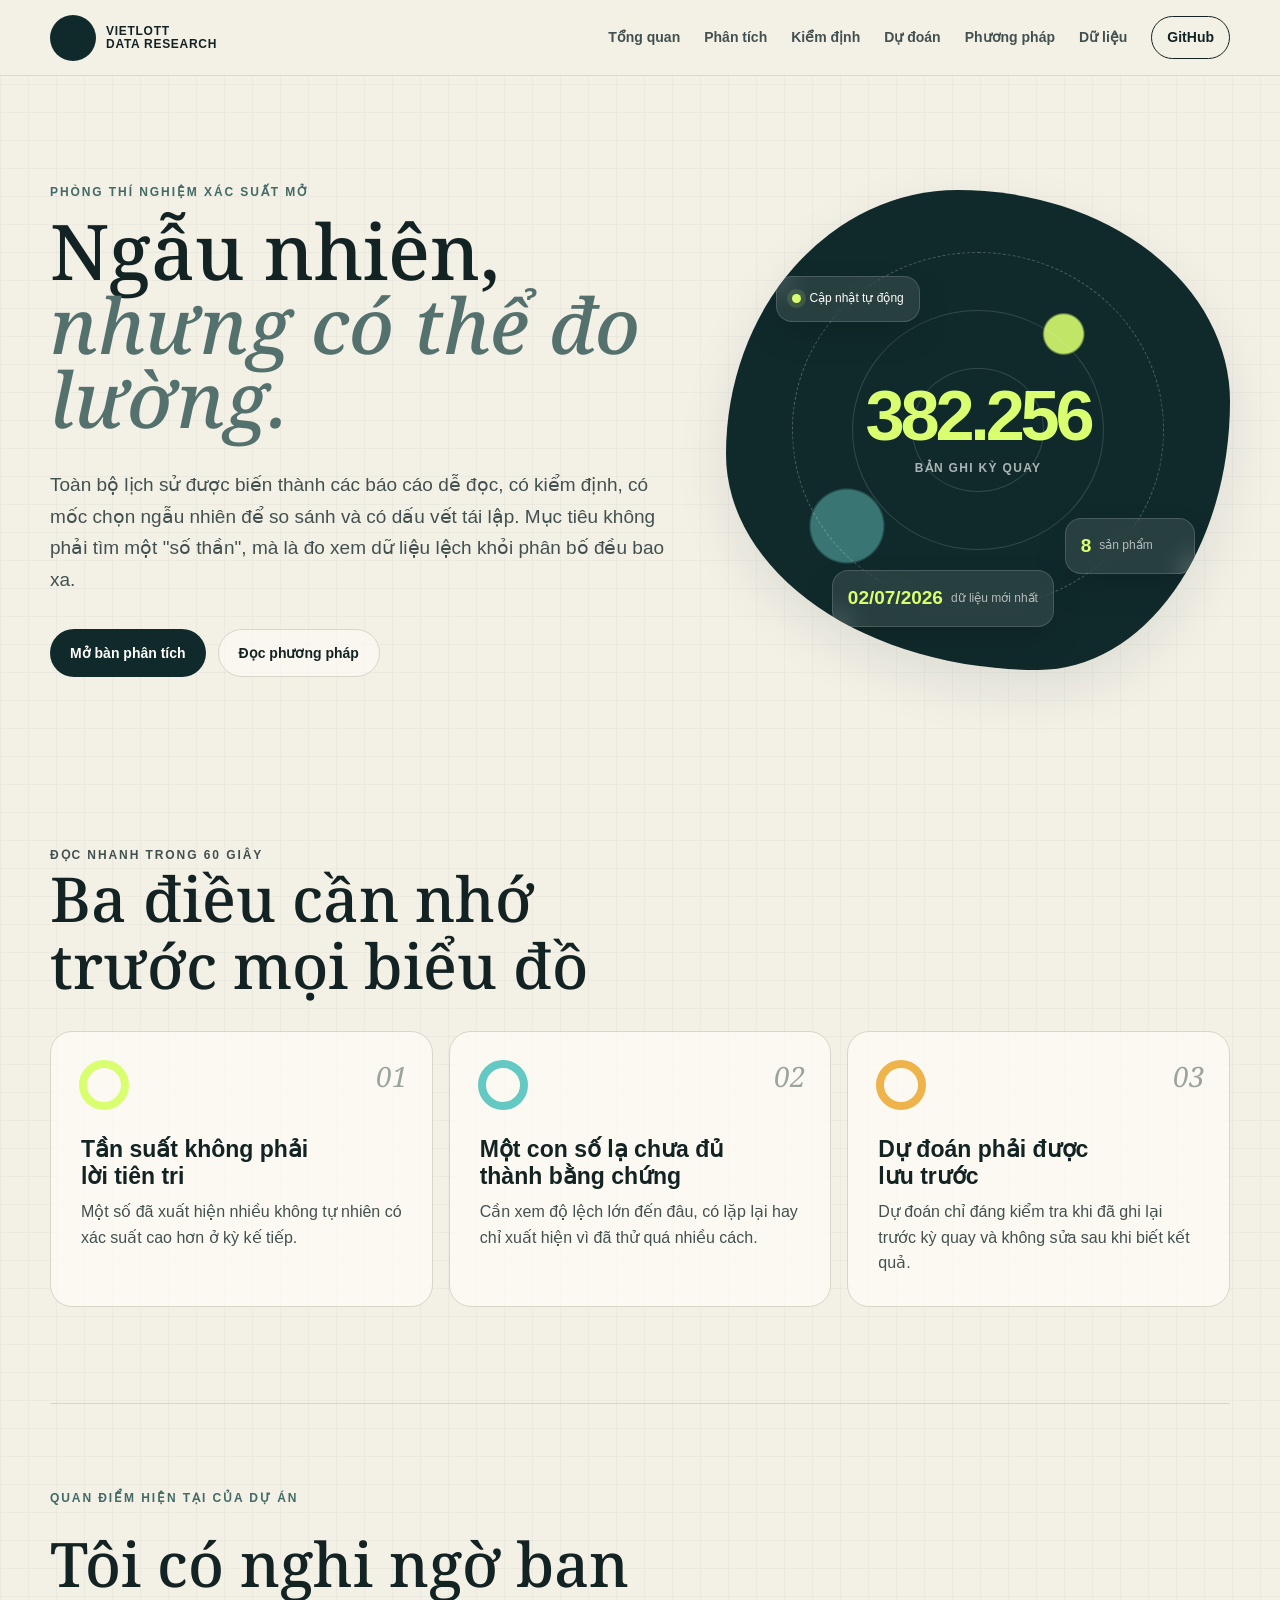
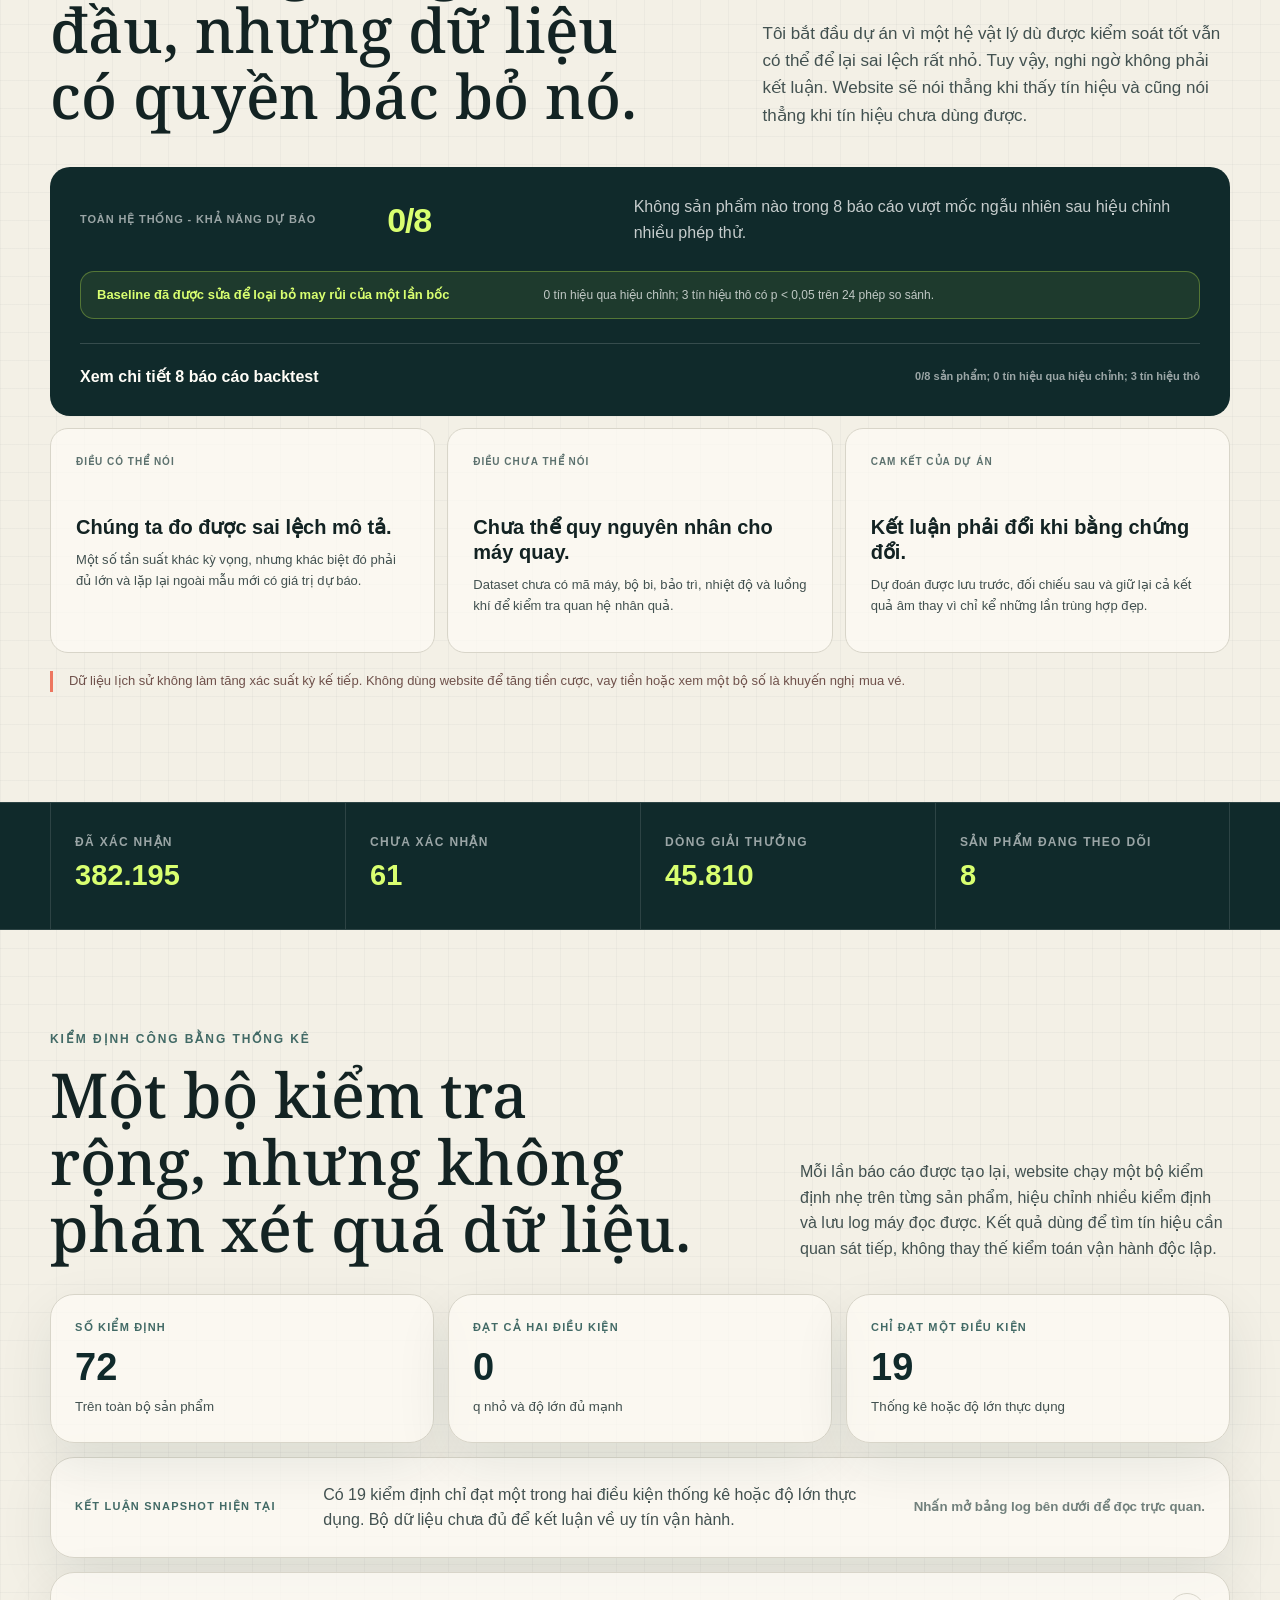
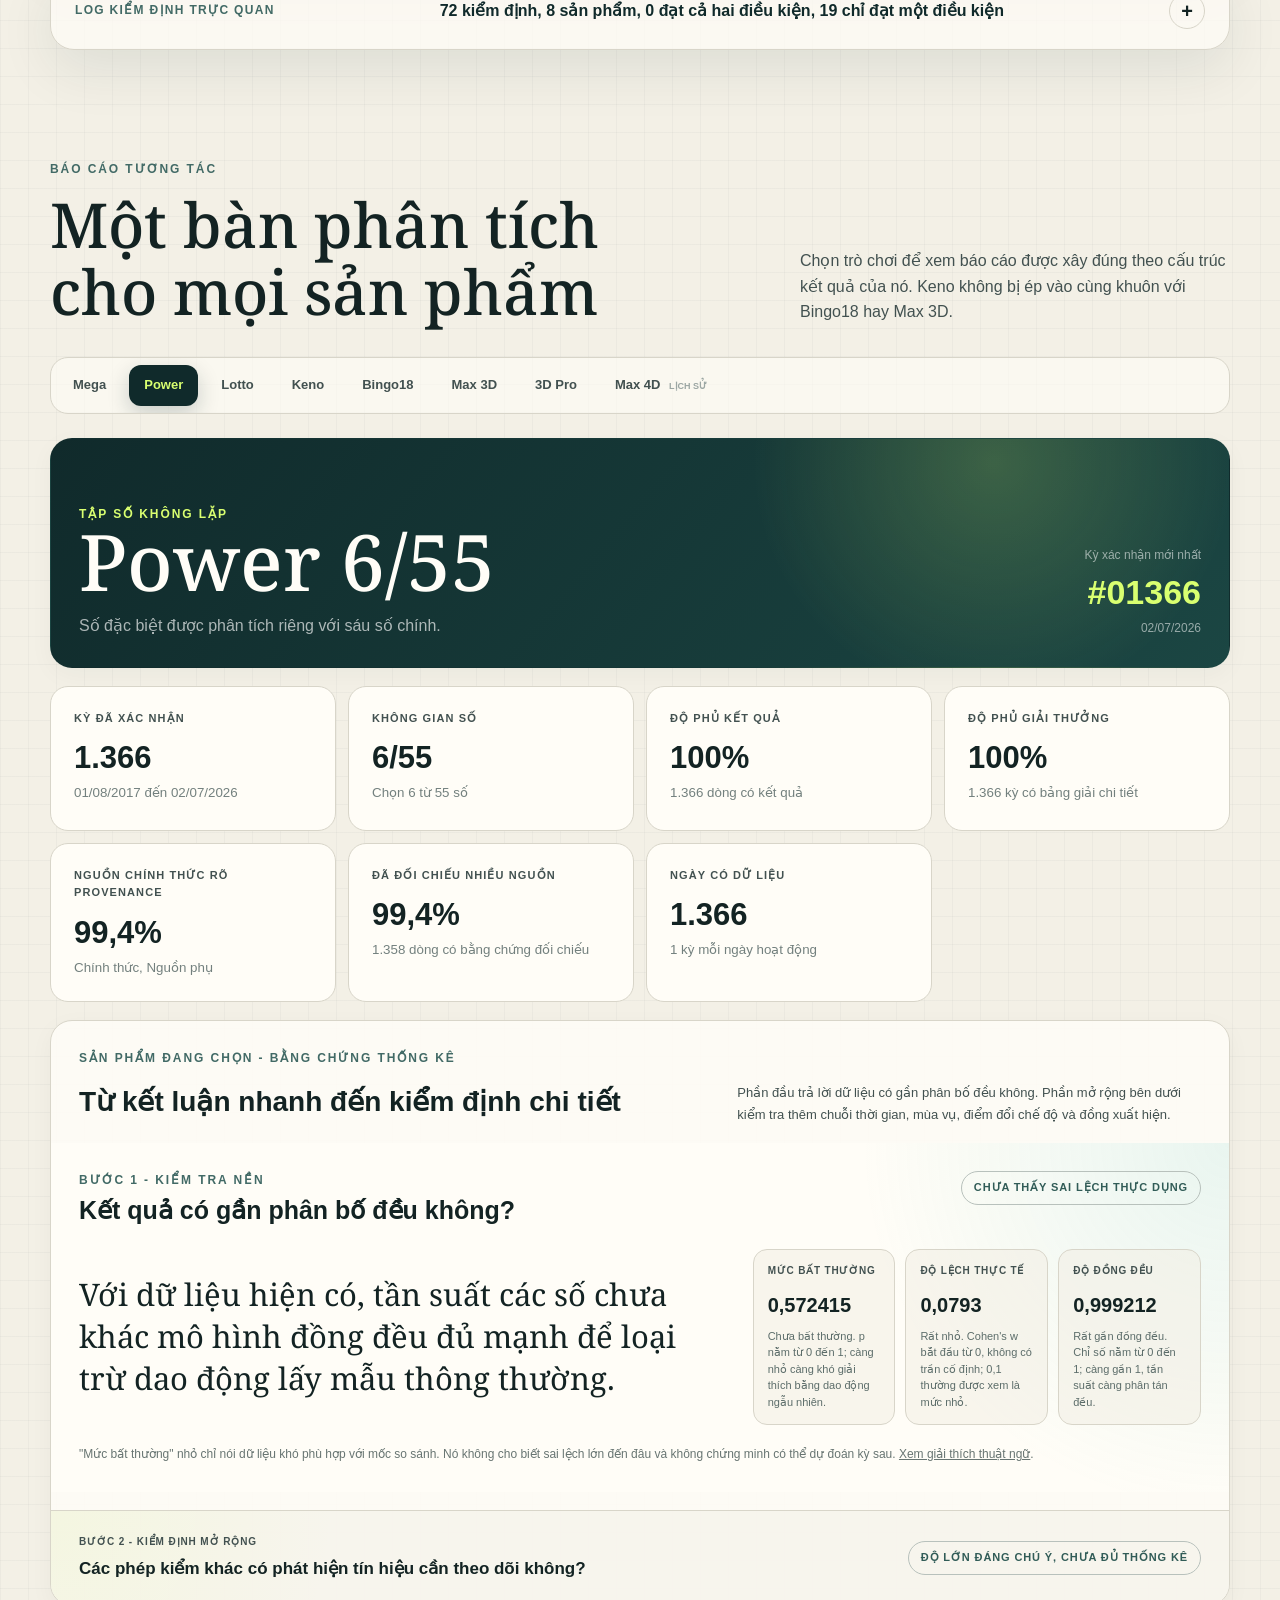
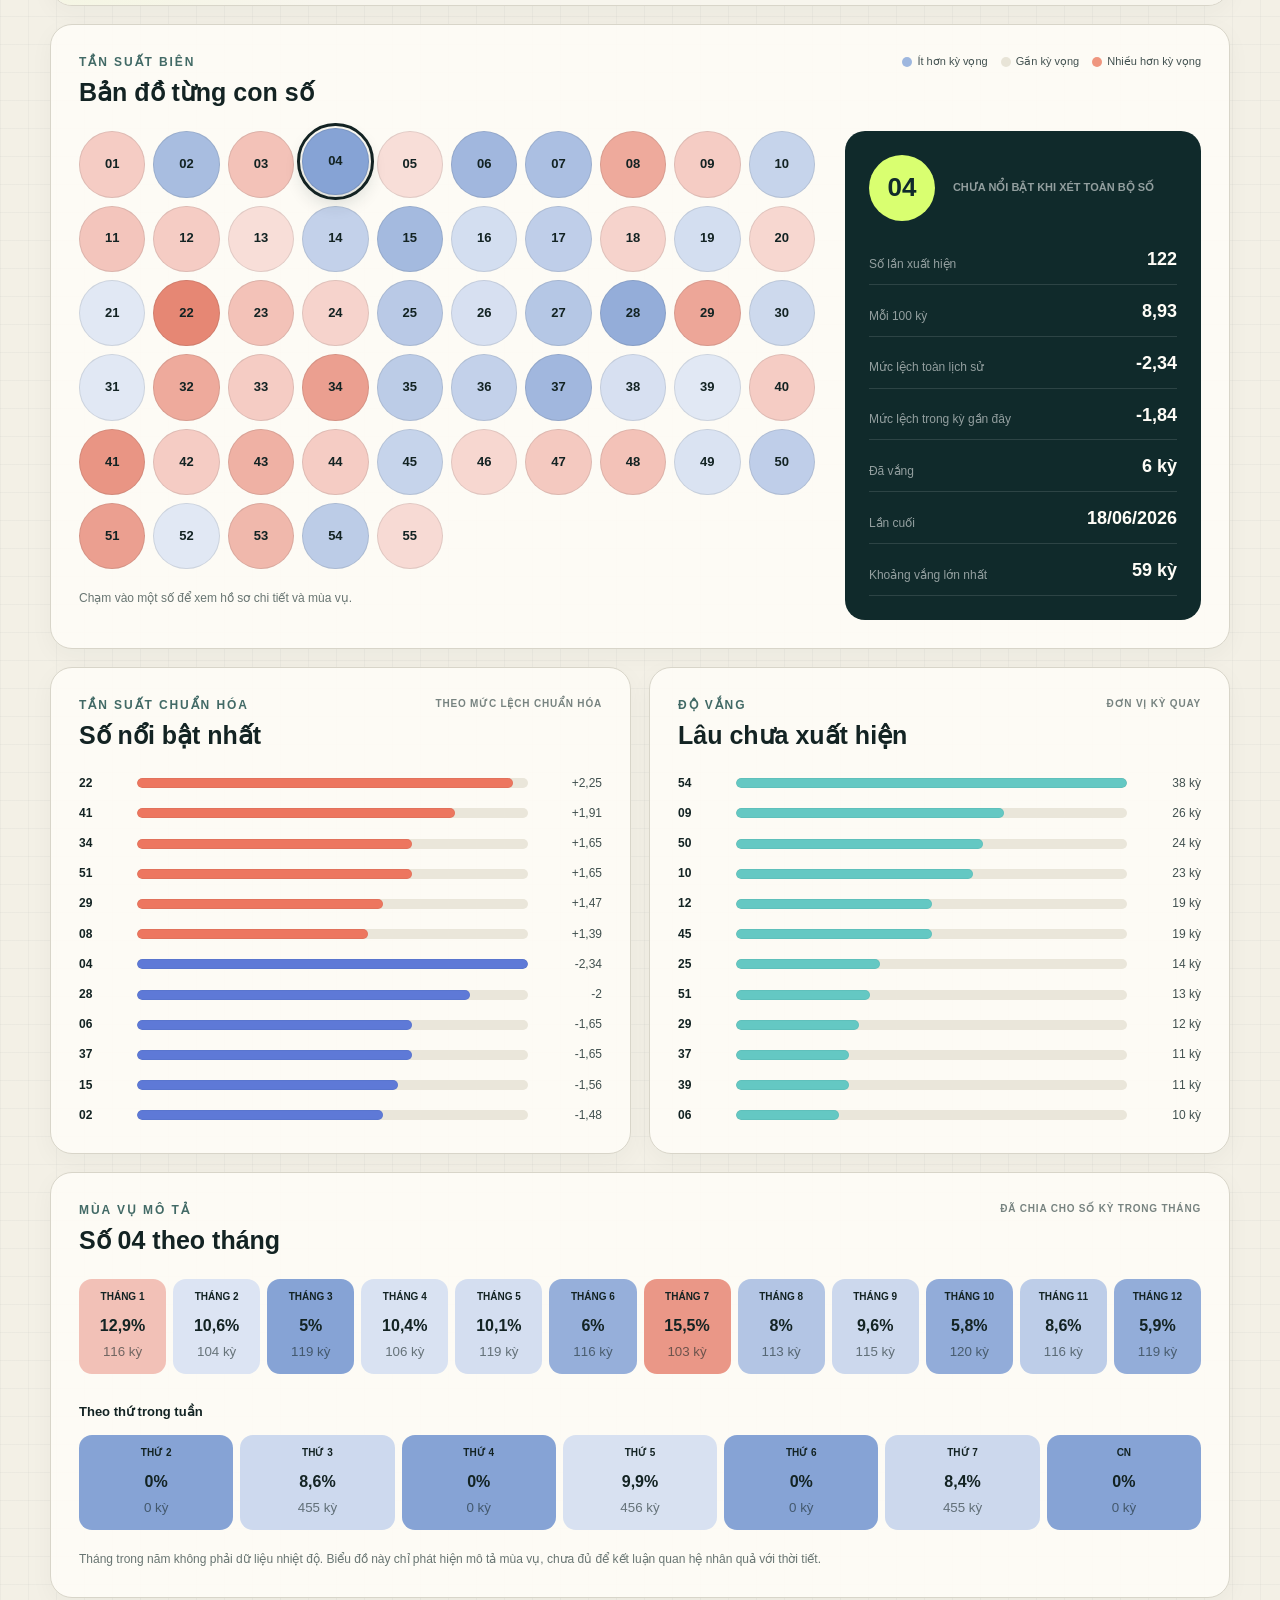
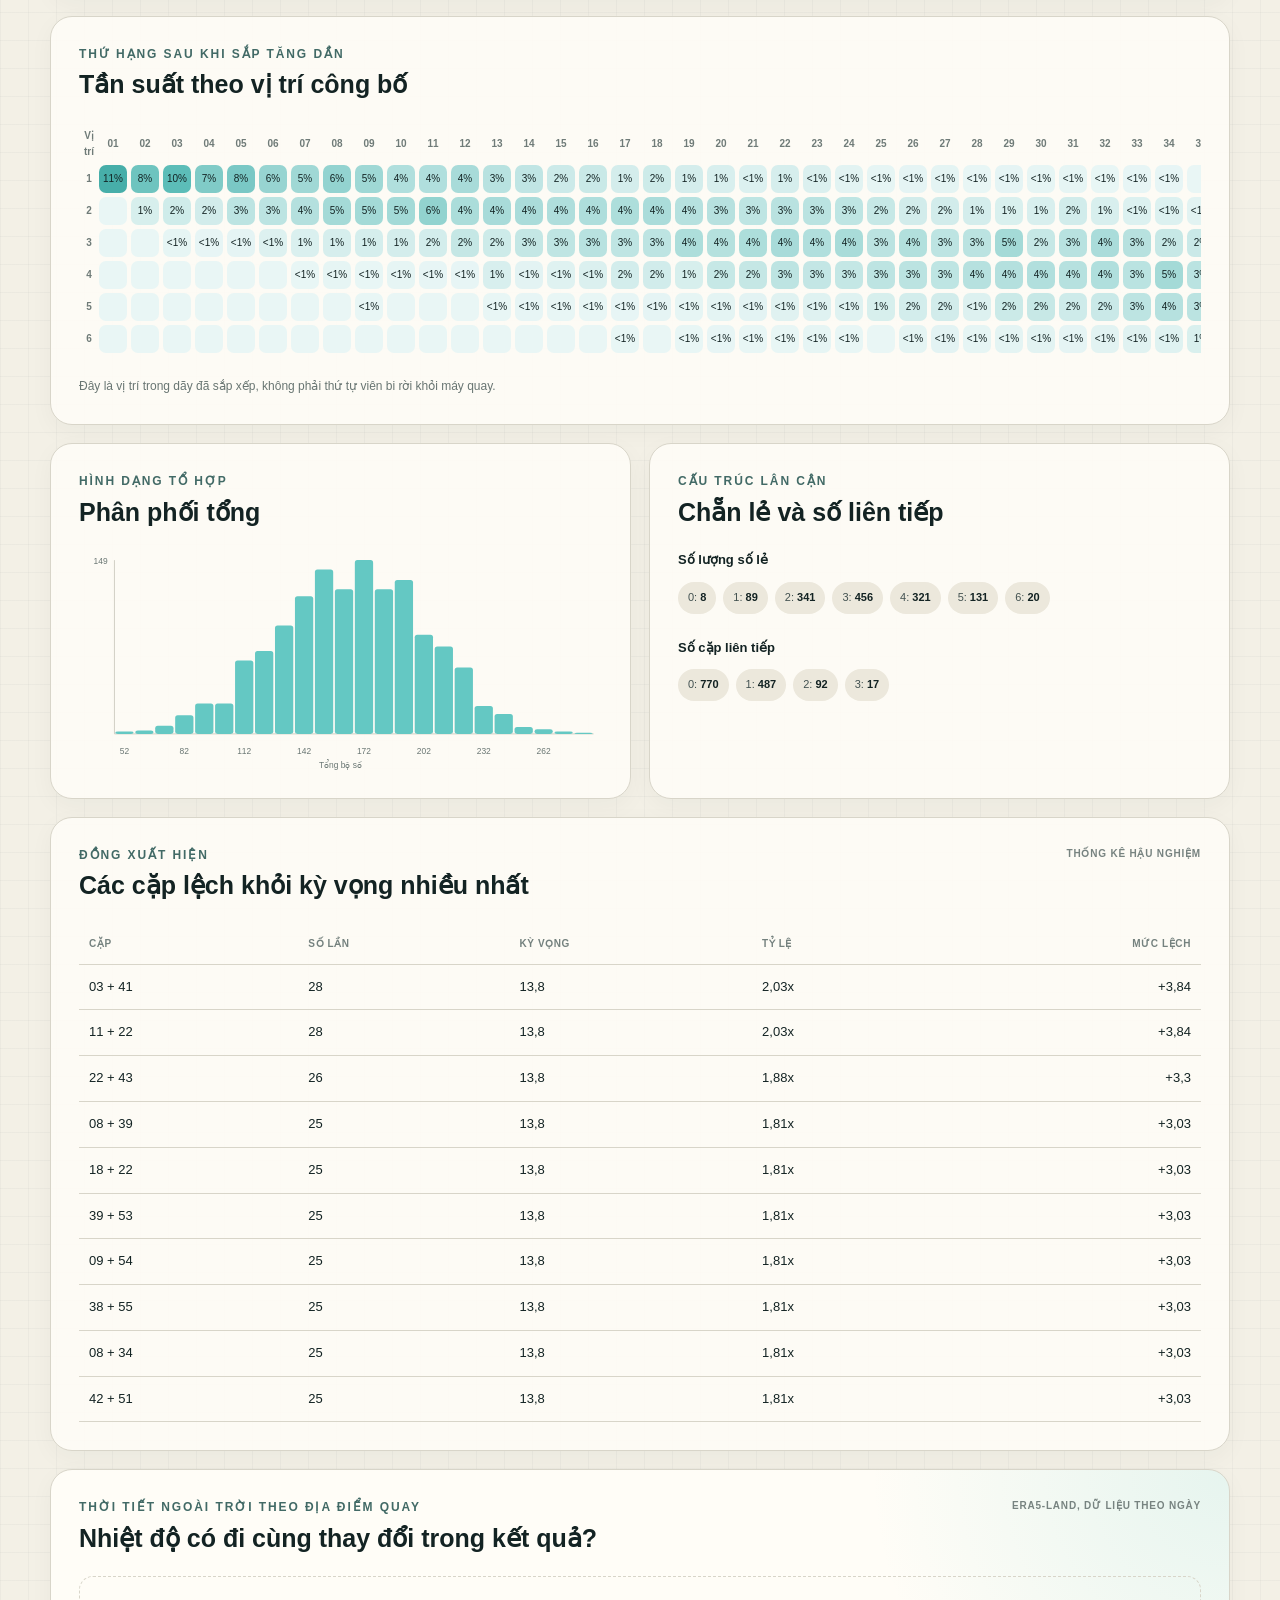
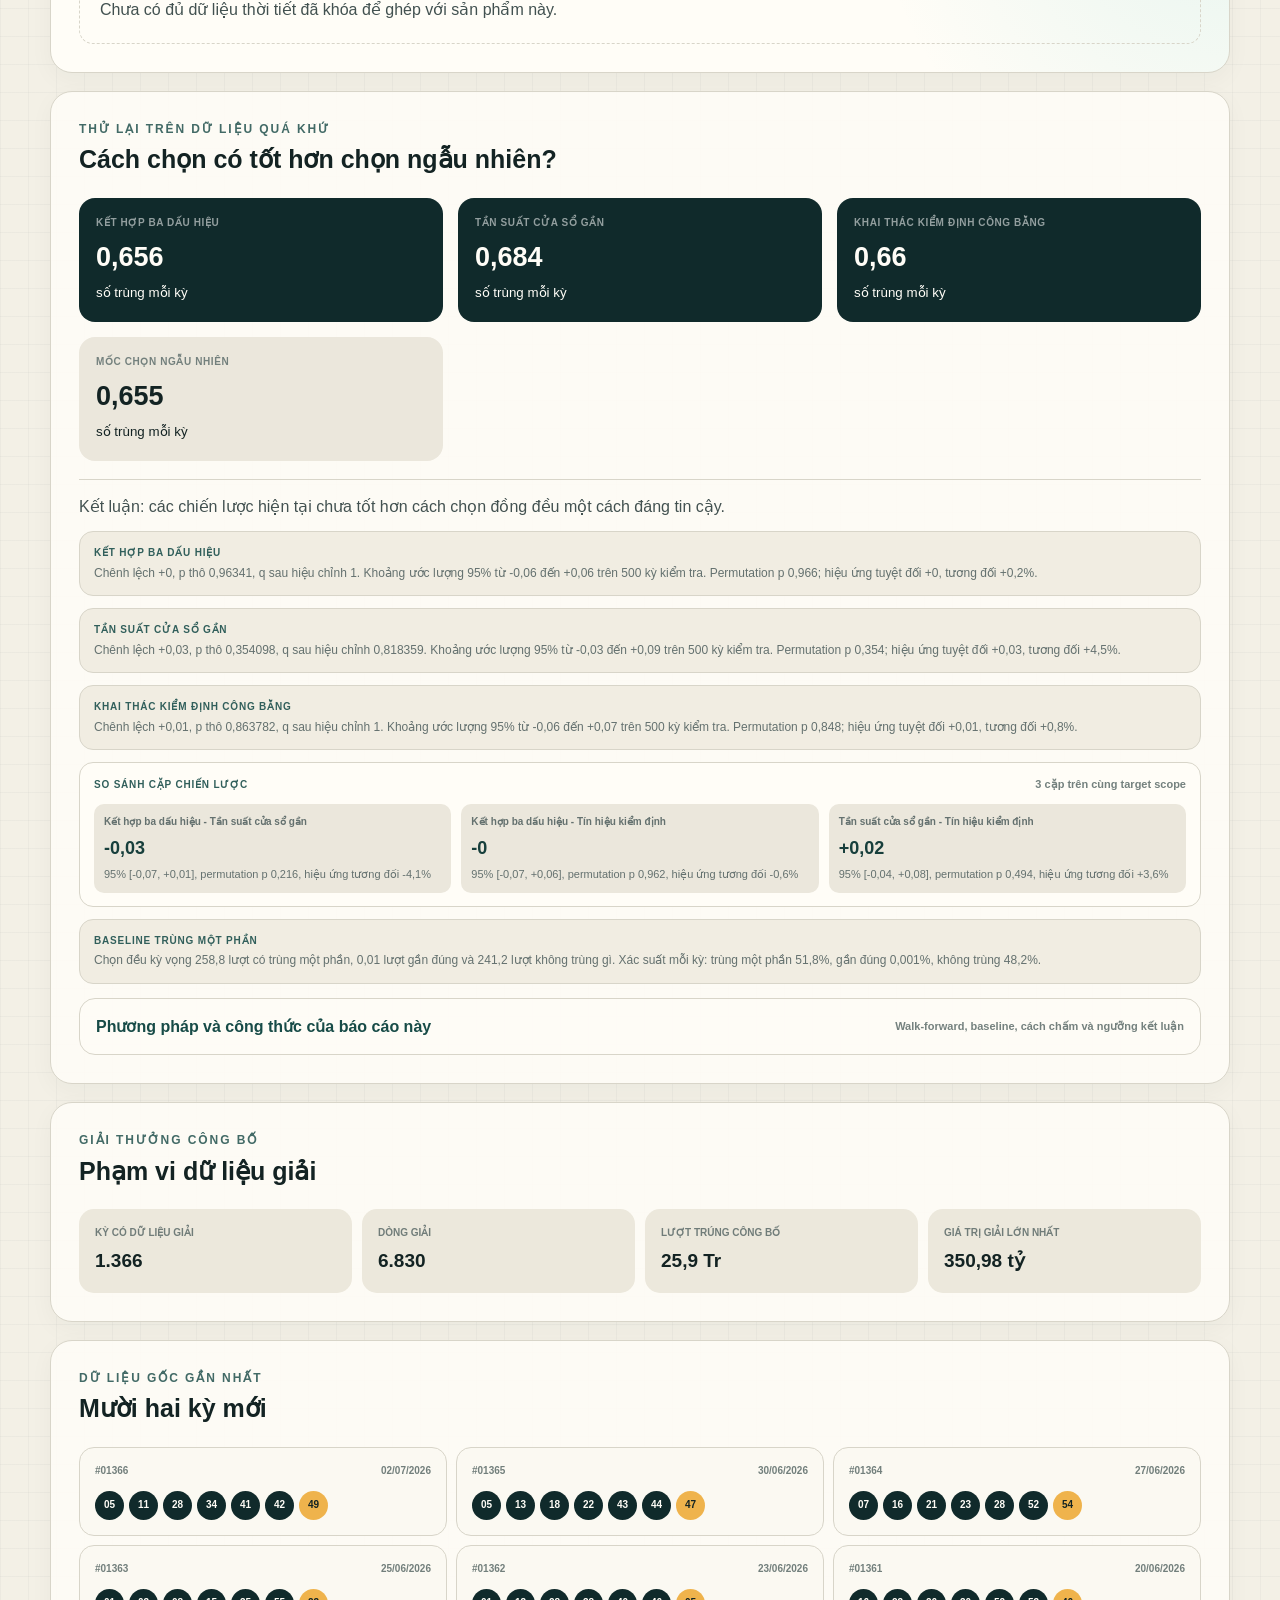
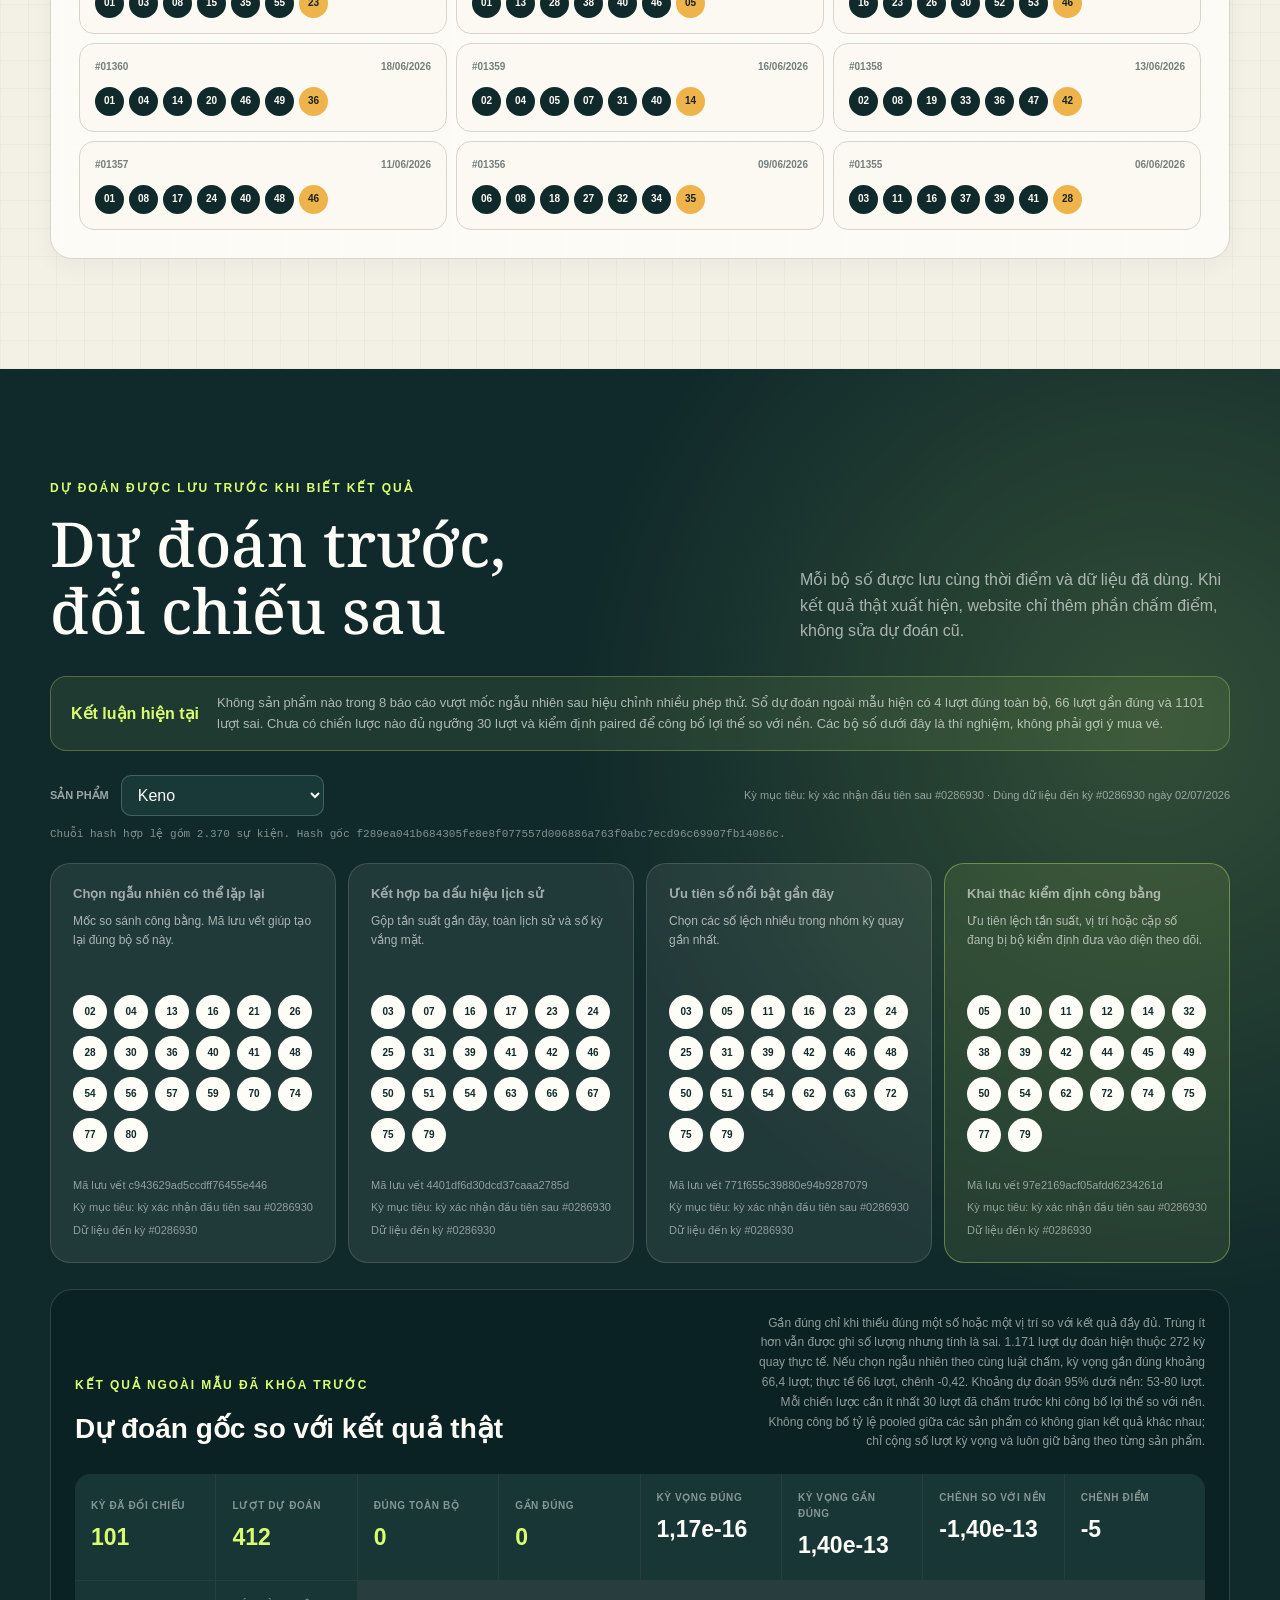
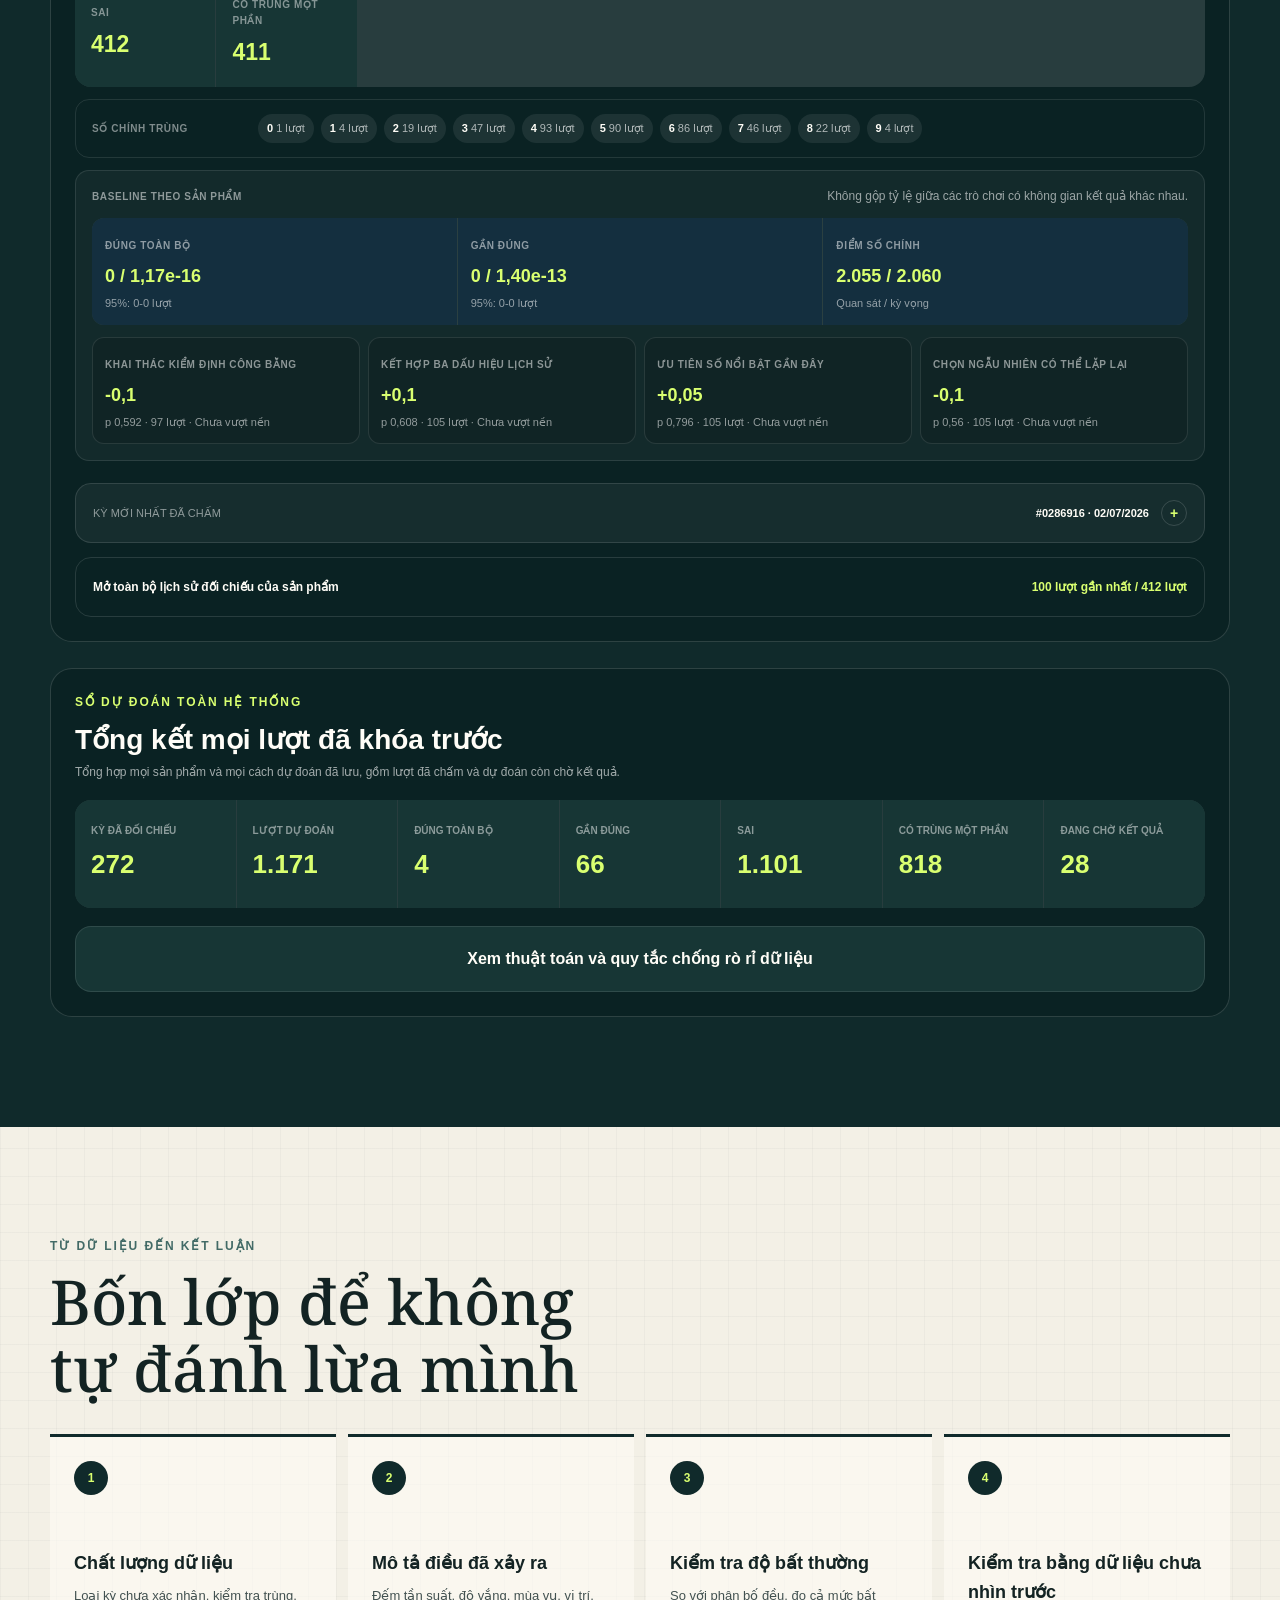
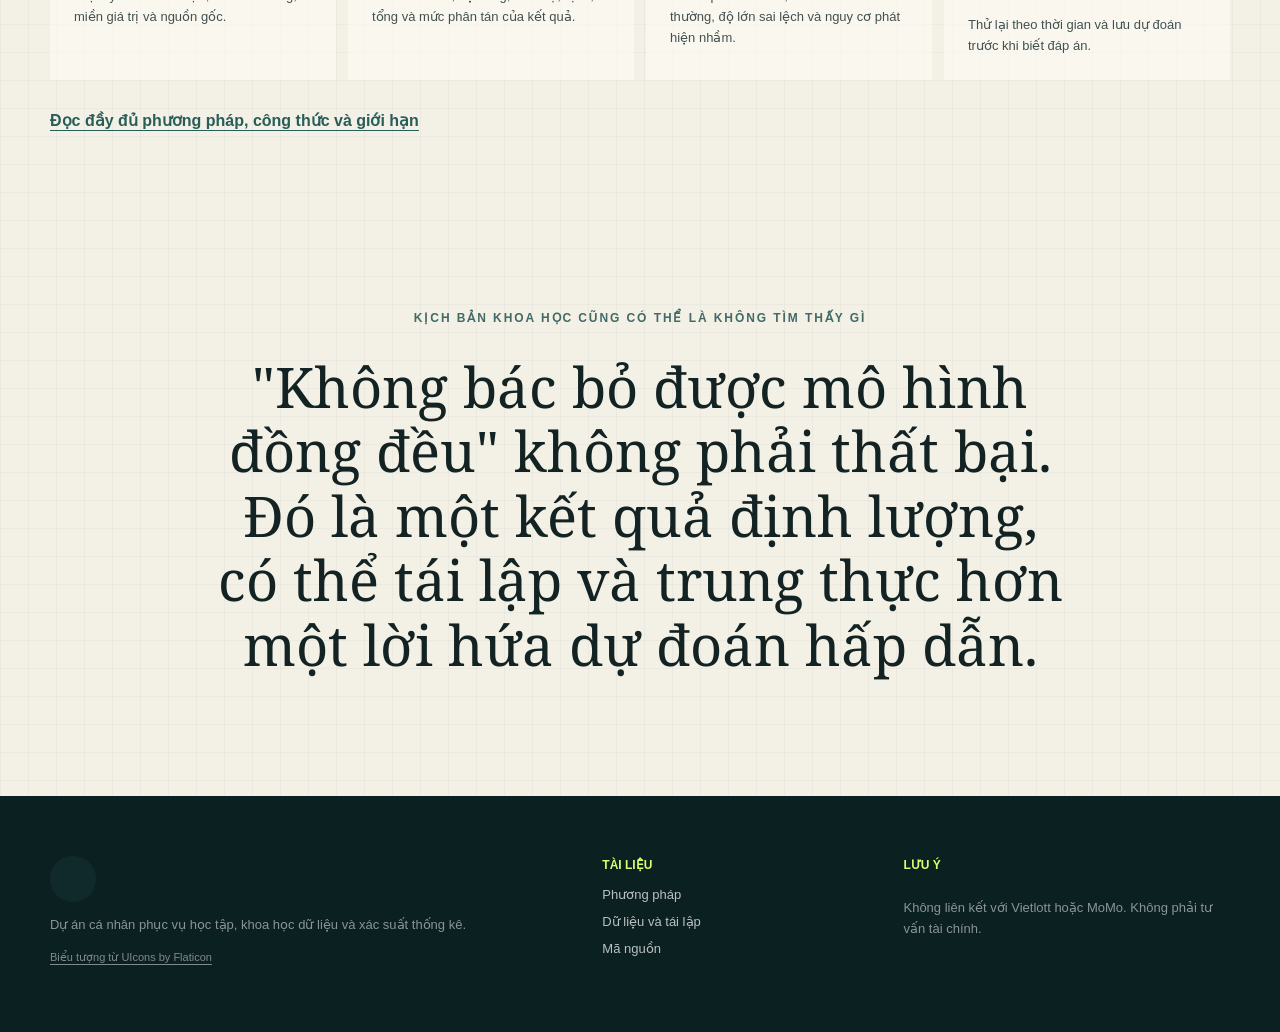
<file: site/index.html>
<!doctype html>
<html lang="vi">
<head>
  <meta charset="utf-8">
  <meta name="viewport" content="width=device-width, initial-scale=1">
  <meta name="description" content="Báo cáo thống kê, kiểm định và dự đoán có lưu vết trên dữ liệu lịch sử Vietlott.">
  <meta name="theme-color" content="#102a2b">
  <meta property="og:title" content="Vietlott Data Research">
  <meta property="og:description" content="Đo lường tính ngẫu nhiên bằng dữ liệu, không bán giấc mơ dự đoán.">
  <title>Vietlott Data Research</title>
  <link rel="icon" href="assets/favicon.svg?v=20260614-9" type="image/svg+xml">
  <link rel="preconnect" href="https://fonts.googleapis.com">
  <link rel="preconnect" href="https://fonts.gstatic.com" crossorigin>
  <link rel="stylesheet" href="https://fonts.googleapis.com/css2?family=Noto+Serif:ital,wght@0,400;0,500;1,400;1,500&amp;display=swap">
  <link rel="stylesheet" href="https://cdn-uicons.flaticon.com/3.0.0/uicons-regular-rounded/css/uicons-regular-rounded.css">
  <link rel="stylesheet" href="assets/styles.css?v=20260618-6">
  <script src="assets/app.js?v=20260618-12" defer></script>
</head>
<body>
  <a class="skip-link" href="#main">Bỏ qua điều hướng</a>
  <header class="site-header">
    <a class="brand" href="index.html" aria-label="Vietlott Data Research">
      <span class="brand-mark" aria-hidden="true"><i class="fi fi-rr-crystal-ball"></i></span>
      <span class="brand-copy">Vietlott<br>Data Research</span>
    </a>
    <button class="menu-button" type="button" aria-expanded="false" aria-controls="site-nav">
      Menu
    </button>
    <nav id="site-nav" class="site-nav" aria-label="Điều hướng chính">
      <a href="#tong-quan">Tổng quan</a>
      <a href="#phan-tich">Phân tích</a>
      <a href="#kiem-dinh">Kiểm định</a>
      <a href="#du-doan">Dự đoán</a>
      <a href="phuong-phap.html">Phương pháp</a>
      <a href="du-lieu.html">Dữ liệu</a>
      <a class="nav-github" href="https://github.com/NhanAZ-Drops/vietlott-data-research">GitHub</a>
    </nav>
  </header>

  <main id="main">
    <section id="tong-quan" class="hero shell">
      <div class="hero-copy">
        <p class="eyebrow">Phòng thí nghiệm xác suất mở</p>
        <h1>Ngẫu nhiên,<br><span>nhưng có thể đo lường.</span></h1>
        <p class="hero-lead">
          Toàn bộ lịch sử được biến thành các báo cáo dễ đọc, có kiểm định, có
          mốc chọn ngẫu nhiên để so sánh và có dấu vết tái lập. Mục tiêu không
          phải tìm một "số thần", mà là đo xem dữ liệu lệch khỏi phân bố đều bao xa.
        </p>
        <div class="hero-actions">
          <a class="button button-primary" href="#phan-tich">Mở bàn phân tích</a>
          <a class="button button-quiet" href="phuong-phap.html">Đọc phương pháp</a>
        </div>
      </div>
      <div class="hero-figure" aria-label="Tóm tắt dữ liệu">
        <div class="orbit orbit-one"></div>
        <div class="orbit orbit-two"></div>
        <div class="hero-number">
          <strong id="hero-draw-count">...</strong>
          <span>bản ghi kỳ quay</span>
        </div>
        <div class="hero-badge hero-badge-a">
          <span class="status-dot"></span>
          <span>Cập nhật tự động</span>
        </div>
        <div class="hero-badge hero-badge-b">
          <strong id="hero-product-count">8</strong>
          <span>sản phẩm</span>
        </div>
        <div class="hero-badge hero-badge-c">
          <strong id="hero-date">...</strong>
          <span>dữ liệu mới nhất</span>
        </div>
      </div>
    </section>

    <section class="quick-read shell" aria-labelledby="quick-title">
      <div class="section-heading compact">
        <p class="eyebrow">Đọc nhanh trong 60 giây</p>
        <h2 id="quick-title">Ba điều cần nhớ trước mọi biểu đồ</h2>
      </div>
      <div class="principle-grid">
        <article class="principle-card">
          <span class="principle-index">01</span>
          <h3>Tần suất không phải lời tiên tri</h3>
          <p>Một số đã xuất hiện nhiều không tự nhiên có xác suất cao hơn ở kỳ kế tiếp.</p>
        </article>
        <article class="principle-card">
          <span class="principle-index">02</span>
          <h3>Một con số lạ chưa đủ thành bằng chứng</h3>
          <p>Cần xem độ lệch lớn đến đâu, có lặp lại hay chỉ xuất hiện vì đã thử quá nhiều cách.</p>
        </article>
        <article class="principle-card">
          <span class="principle-index">03</span>
          <h3>Dự đoán phải được lưu trước</h3>
          <p>Dự đoán chỉ đáng kiểm tra khi đã ghi lại trước kỳ quay và không sửa sau khi biết kết quả.</p>
        </article>
      </div>
    </section>

    <section class="project-stance shell" aria-labelledby="stance-title">
      <div class="stance-intro">
        <p class="eyebrow">Quan điểm hiện tại của dự án</p>
        <h2 id="stance-title">Tôi có nghi ngờ ban đầu, nhưng dữ liệu có quyền bác bỏ nó.</h2>
        <p>
          Tôi bắt đầu dự án vì một hệ vật lý dù được kiểm soát tốt vẫn có thể để
          lại sai lệch rất nhỏ. Tuy vậy, nghi ngờ không phải kết luận. Website sẽ
          nói thẳng khi thấy tín hiệu và cũng nói thẳng khi tín hiệu chưa dùng được.
        </p>
      </div>
      <div class="stance-verdict">
          <span>Toàn hệ thống - khả năng dự báo</span>
          <strong id="verdict-backtest-count">Đang đối chiếu...</strong>
          <p id="project-verdict-summary">
            Đang so từng phương pháp với cách chọn ngẫu nhiên trên dữ liệu quá khứ.
          </p>
          <div class="backtest-method-revision">
            <strong>Baseline đã được sửa để loại bỏ may rủi của một lần bốc</strong>
            <span id="backtest-correction-summary">
              Đang hiệu chỉnh đồng thời các phép so sánh trên toàn hệ thống.
            </span>
          </div>
          <details class="backtest-overview-details">
            <summary>
              <span>Xem chi tiết 8 báo cáo backtest</span>
              <small id="backtest-overview-summary">Đang tổng hợp từng sản phẩm</small>
            </summary>
            <div id="backtest-overview-list" class="backtest-overview-list"></div>
          </details>
      </div>
      <div class="stance-grid">
        <article>
          <span>Điều có thể nói</span>
          <strong>Chúng ta đo được sai lệch mô tả.</strong>
          <p>Một số tần suất khác kỳ vọng, nhưng khác biệt đó phải đủ lớn và lặp lại ngoài mẫu mới có giá trị dự báo.</p>
        </article>
        <article>
          <span>Điều chưa thể nói</span>
          <strong>Chưa thể quy nguyên nhân cho máy quay.</strong>
          <p>Dataset chưa có mã máy, bộ bi, bảo trì, nhiệt độ và luồng khí để kiểm tra quan hệ nhân quả.</p>
        </article>
        <article>
          <span>Cam kết của dự án</span>
          <strong>Kết luận phải đổi khi bằng chứng đổi.</strong>
          <p>Dự đoán được lưu trước, đối chiếu sau và giữ lại cả kết quả âm thay vì chỉ kể những lần trùng hợp đẹp.</p>
        </article>
      </div>
      <p class="stance-disclaimer">
        Dữ liệu lịch sử không làm tăng xác suất kỳ kế tiếp. Không dùng website để
        tăng tiền cược, vay tiền hoặc xem một bộ số là khuyến nghị mua vé.
      </p>
    </section>

    <section class="data-ribbon">
      <div class="shell data-ribbon-inner">
        <div>
          <span>Đã xác nhận</span>
          <strong id="confirmed-count">...</strong>
        </div>
        <div>
          <span>Chưa xác nhận</span>
          <strong id="unconfirmed-count">...</strong>
        </div>
        <div>
          <span>Dòng giải thưởng</span>
          <strong id="prize-count">...</strong>
        </div>
        <div>
          <span>Sản phẩm đang theo dõi</span>
          <strong id="ribbon-product-count">...</strong>
        </div>
      </div>
    </section>

    <section id="kiem-dinh" class="audit-overview shell" aria-labelledby="audit-title">
      <div class="section-heading">
        <div>
          <p class="eyebrow">Kiểm định công bằng thống kê</p>
          <h2 id="audit-title">Một bộ kiểm tra rộng, nhưng không phán xét quá dữ liệu.</h2>
        </div>
        <p>
          Mỗi lần báo cáo được tạo lại, website chạy một bộ kiểm định nhẹ trên từng sản phẩm,
          hiệu chỉnh nhiều kiểm định và lưu log máy đọc được. Kết quả dùng để tìm tín hiệu cần
          quan sát tiếp, không thay thế kiểm toán vận hành độc lập.
        </p>
      </div>
      <div class="audit-summary-grid">
        <article>
          <span>Số kiểm định</span>
          <strong id="audit-test-count">...</strong>
          <small>Trên toàn bộ sản phẩm</small>
        </article>
        <article>
          <span>Đạt cả hai điều kiện</span>
          <strong id="audit-review-count">...</strong>
          <small>q nhỏ và độ lớn đủ mạnh</small>
        </article>
        <article>
          <span>Chỉ đạt một điều kiện</span>
          <strong id="audit-watch-count">...</strong>
          <small>Thống kê hoặc độ lớn thực dụng</small>
        </article>
      </div>
      <div class="audit-conclusion-card">
        <span>Kết luận snapshot hiện tại</span>
        <p id="audit-global-conclusion">Đang đọc bộ kiểm định...</p>
        <small>Nhấn mở bảng log bên dưới để đọc trực quan.</small>
      </div>
      <details class="audit-log-panel">
        <summary>
          <span>Log kiểm định trực quan</span>
          <strong id="audit-log-summary">Đang đọc dữ liệu kiểm định...</strong>
        </summary>
        <div id="audit-log-visual" class="audit-log-visual"></div>
        <div class="audit-log-actions">
          <a href="data/audit-summary.json">Tải tóm tắt JSON</a>
          <a href="data/audit-log.jsonl">Tải JSONL thô</a>
        </div>
      </details>
    </section>

    <section id="phan-tich" class="analysis-section shell">
      <div class="section-heading">
        <div>
          <p class="eyebrow">Báo cáo tương tác</p>
          <h2>Một bàn phân tích cho mọi sản phẩm</h2>
        </div>
        <p>
          Chọn trò chơi để xem báo cáo được xây đúng theo cấu trúc kết quả của nó.
          Keno không bị ép vào cùng khuôn với Bingo18 hay Max 3D.
        </p>
      </div>

      <div id="product-tabs" class="product-tabs" role="tablist" aria-label="Chọn sản phẩm"></div>

      <div id="dashboard-loading" class="loading-card" role="status" aria-live="polite">
        <span class="loader" aria-hidden="true"></span>
        <span id="dashboard-loading-label">Đang mở báo cáo đầu tiên...</span>
      </div>

      <div id="dashboard" class="dashboard" hidden>
        <section class="product-masthead panel panel-dark">
          <div>
            <p class="panel-kicker" id="product-kind">...</p>
            <h2 id="product-name">...</h2>
            <p id="product-note">...</p>
          </div>
          <div class="latest-draw">
            <span>Kỳ xác nhận mới nhất</span>
            <strong id="latest-draw-id">...</strong>
            <time id="latest-draw-date">...</time>
          </div>
        </section>

        <div id="product-metrics" class="metric-grid"></div>

        <section class="product-evidence panel" aria-labelledby="product-evidence-title">
          <div class="product-evidence-heading">
            <div>
              <p class="panel-kicker">Sản phẩm đang chọn - bằng chứng thống kê</p>
              <h3 id="product-evidence-title">Từ kết luận nhanh đến kiểm định chi tiết</h3>
            </div>
            <p>
              Phần đầu trả lời dữ liệu có gần phân bố đều không. Phần mở rộng bên dưới
              kiểm tra thêm chuỗi thời gian, mùa vụ, điểm đổi chế độ và đồng xuất hiện.
            </p>
          </div>

          <div class="evidence-primary conclusion-panel">
            <div class="panel-heading">
              <div>
                <p class="panel-kicker">Bước 1 - kiểm tra nền</p>
                <h4>Kết quả có gần phân bố đều không?</h4>
              </div>
              <span id="test-verdict" class="verdict">...</span>
            </div>
            <div class="conclusion-layout">
              <p id="test-explanation" class="big-explanation">...</p>
              <div class="test-metrics" id="test-metrics"></div>
            </div>
            <p class="method-note">
              "Mức bất thường" nhỏ chỉ nói dữ liệu khó phù hợp với mốc so sánh.
              Nó không cho biết sai lệch lớn đến đâu và không chứng minh có thể dự đoán kỳ sau.
              <a href="phuong-phap.html#thuat-ngu">Xem giải thích thuật ngữ</a>.
            </p>
          </div>

          <details class="evidence-audit">
            <summary>
              <div>
                <span>Bước 2 - kiểm định mở rộng</span>
                <strong>Các phép kiểm khác có phát hiện tín hiệu cần theo dõi không?</strong>
              </div>
              <span id="audit-product-verdict" class="verdict">...</span>
            </summary>
            <div class="evidence-audit-body audit-panel">
              <p id="audit-product-conclusion" class="method-note">
                Đang đọc các kiểm định phân bố, chuỗi thời gian và đồng xuất hiện.
              </p>
              <div id="audit-product-metrics" class="audit-mini-grid"></div>
              <div id="audit-test-list" class="audit-test-list"></div>
              <details class="technical-details">
                <summary>Thuật toán đang chạy và thuật toán chưa chạy</summary>
                <div id="audit-method-catalog"></div>
              </details>
            </div>
          </details>
        </section>

        <div id="number-analysis" class="analysis-kind" hidden>
          <section class="panel">
            <div class="panel-heading">
              <div>
                <p class="panel-kicker">Tần suất biên</p>
                <h3>Bản đồ từng con số</h3>
              </div>
              <div class="legend">
                <span><i class="legend-low"></i>Ít hơn kỳ vọng</span>
                <span><i class="legend-neutral"></i>Gần kỳ vọng</span>
                <span><i class="legend-high"></i>Nhiều hơn kỳ vọng</span>
              </div>
            </div>
            <div class="number-map-layout">
              <div>
                <div id="number-grid" class="number-grid" aria-label="Bản đồ độ lệch chuẩn hóa"></div>
                <p class="method-note">Chạm vào một số để xem hồ sơ chi tiết và mùa vụ.</p>
              </div>
              <article id="number-profile" class="number-profile"></article>
            </div>
          </section>

          <div class="two-column">
            <section class="panel">
              <div class="panel-heading">
                <div>
                <p class="panel-kicker">Tần suất chuẩn hóa</p>
                  <h3>Số nổi bật nhất</h3>
                </div>
                <span class="tiny-label">Theo mức lệch chuẩn hóa</span>
              </div>
              <div id="frequency-chart" class="bar-chart"></div>
            </section>
            <section class="panel">
              <div class="panel-heading">
                <div>
                  <p class="panel-kicker">Độ vắng</p>
                  <h3>Lâu chưa xuất hiện</h3>
                </div>
                <span class="tiny-label">Đơn vị kỳ quay</span>
              </div>
              <div id="overdue-chart" class="bar-chart"></div>
            </section>
          </div>

          <section class="panel">
            <div class="panel-heading">
              <div>
                <p class="panel-kicker">Mùa vụ mô tả</p>
                <h3 id="month-title">Tần suất theo tháng</h3>
              </div>
              <span class="tiny-label">Đã chia cho số kỳ trong tháng</span>
            </div>
            <div id="month-chart" class="month-chart"></div>
            <h4 class="subchart-title">Theo thứ trong tuần</h4>
            <div id="weekday-chart" class="month-chart weekday-chart"></div>
            <p class="method-note">
              Tháng trong năm không phải dữ liệu nhiệt độ. Biểu đồ này chỉ phát hiện mô
              tả mùa vụ, chưa đủ để kết luận quan hệ nhân quả với thời tiết.
            </p>
          </section>

          <section class="panel">
            <div class="panel-heading">
              <div>
                <p class="panel-kicker">Thứ hạng sau khi sắp tăng dần</p>
                <h3>Tần suất theo vị trí công bố</h3>
              </div>
            </div>
            <div id="position-heatmap" class="heatmap-wrap"></div>
            <p class="method-note">
              Đây là vị trí trong dãy đã sắp xếp, không phải thứ tự viên bi rời khỏi máy quay.
            </p>
          </section>

          <div class="two-column">
            <section class="panel">
              <div class="panel-heading">
                <div>
                  <p class="panel-kicker">Hình dạng tổ hợp</p>
                  <h3>Phân phối tổng</h3>
                </div>
              </div>
              <div id="sum-histogram" class="svg-chart"></div>
            </section>
            <section class="panel">
              <div class="panel-heading">
                <div>
                  <p class="panel-kicker">Cấu trúc lân cận</p>
                  <h3>Chẵn lẻ và số liên tiếp</h3>
                </div>
              </div>
              <div id="structure-summary" class="structure-summary"></div>
            </section>
          </div>

          <section id="pair-panel" class="panel">
            <div class="panel-heading">
              <div>
                <p class="panel-kicker">Đồng xuất hiện</p>
                <h3>Các cặp lệch khỏi kỳ vọng nhiều nhất</h3>
              </div>
              <span class="tiny-label">Thống kê hậu nghiệm</span>
            </div>
            <div id="pair-table" class="table-wrap"></div>
          </section>
        </div>

        <div id="digit-analysis" class="analysis-kind" hidden>
          <div class="two-column">
            <section class="panel">
              <div class="panel-heading">
                <div>
                  <p class="panel-kicker">Mười chữ số</p>
                  <h3>Tần suất tổng thể</h3>
                </div>
              </div>
              <div id="digit-chart" class="bar-chart"></div>
            </section>
            <section class="panel">
              <div class="panel-heading">
                <div>
                  <p class="panel-kicker">Vị trí có ý nghĩa</p>
                  <h3>Hàng trăm, chục và đơn vị</h3>
                </div>
              </div>
              <div id="digit-position-heatmap" class="heatmap-wrap"></div>
            </section>
          </div>
          <div class="two-column">
            <section class="panel">
              <div class="panel-heading">
                <div>
                  <p class="panel-kicker">Cấu trúc chuỗi</p>
                  <h3>Phân phối tổng chữ số</h3>
                </div>
              </div>
              <div id="digit-sum-histogram" class="svg-chart"></div>
            </section>
            <section class="panel">
              <div class="panel-heading">
                <div>
                  <p class="panel-kicker">Mẫu lặp</p>
                  <h3>Số chữ số khác nhau</h3>
                </div>
              </div>
              <div id="digit-unique-chart" class="bar-chart"></div>
            </section>
          </div>
          <section class="panel">
            <div class="panel-heading">
              <div>
                <p class="panel-kicker">Bảng xếp hạng mô tả</p>
                <h3>Các chuỗi xuất hiện nhiều</h3>
              </div>
              <span class="tiny-label">Không phải khuyến nghị chọn số</span>
            </div>
            <div id="sequence-table" class="table-wrap"></div>
          </section>
        </div>

        <section class="panel weather-panel">
          <div class="panel-heading">
            <div>
              <p class="panel-kicker">Thời tiết ngoài trời theo địa điểm quay</p>
              <h3>Nhiệt độ có đi cùng thay đổi trong kết quả?</h3>
            </div>
            <span class="tiny-label">ERA5-Land, dữ liệu theo ngày</span>
          </div>
          <div id="weather-report" class="weather-report"></div>
        </section>

        <div class="two-column backtest-prize-grid">
          <section class="panel">
            <div class="panel-heading">
              <div>
                <p class="panel-kicker">Thử lại trên dữ liệu quá khứ</p>
                <h3>Cách chọn có tốt hơn chọn ngẫu nhiên?</h3>
              </div>
            </div>
            <div id="backtest-report"></div>
          </section>
          <section class="panel">
            <div class="panel-heading">
              <div>
                <p class="panel-kicker">Giải thưởng công bố</p>
                <h3>Phạm vi dữ liệu giải</h3>
              </div>
            </div>
            <div id="prize-report" class="prize-report"></div>
          </section>
        </div>

        <section class="panel">
          <div class="panel-heading">
            <div>
              <p class="panel-kicker">Dữ liệu gốc gần nhất</p>
              <h3>Mười hai kỳ mới</h3>
            </div>
          </div>
          <div id="recent-draws" class="recent-draws"></div>
        </section>
      </div>
    </section>

    <section id="du-doan" class="prediction-section">
      <div class="shell">
        <div class="section-heading light">
          <div>
            <p class="eyebrow">Dự đoán được lưu trước khi biết kết quả</p>
            <h2>Dự đoán trước, đối chiếu sau</h2>
          </div>
          <p>
            Mỗi bộ số được lưu cùng thời điểm và dữ liệu đã dùng. Khi kết quả thật
            xuất hiện, website chỉ thêm phần chấm điểm, không sửa dự đoán cũ.
          </p>
        </div>
        <div class="prediction-warning">
          <strong>Kết luận hiện tại</strong>
          <span id="prediction-current-conclusion">
            Chưa cách chọn nào thắng ngẫu nhiên ổn định. Các bộ số dưới đây là thí
            nghiệm để kiểm tra phương pháp, không phải gợi ý mua vé.
          </span>
        </div>
        <div class="prediction-toolbar">
          <label for="prediction-product">Sản phẩm</label>
          <select id="prediction-product"></select>
          <span id="prediction-ledger-status">...</span>
        </div>
        <p id="prediction-ledger-integrity" class="prediction-ledger-integrity">
          Đang kiểm tra chuỗi hash của sổ dự đoán...
        </p>
        <div id="prediction-cards" class="prediction-grid"></div>
        <section class="prediction-results" aria-labelledby="prediction-results-title">
          <div class="prediction-results-heading">
            <div>
              <p class="panel-kicker">Kết quả ngoài mẫu đã khóa trước</p>
              <h3 id="prediction-results-title">Dự đoán gốc so với kết quả thật</h3>
            </div>
            <p id="prediction-near-rule">
              Gần đúng chỉ khi thiếu đúng một số hoặc một vị trí so với kết quả đầy đủ.
            </p>
          </div>
          <div id="prediction-product-summary" class="prediction-product-summary"></div>
          <div id="prediction-latest-comparison" class="prediction-comparison-grid"></div>
          <details class="prediction-history-panel">
            <summary>
              <span id="prediction-history-label">Mở toàn bộ lịch sử đối chiếu của sản phẩm</span>
              <strong id="prediction-history-count">...</strong>
            </summary>
            <div id="prediction-history-list" class="prediction-history-list"></div>
          </details>
        </section>
        <div class="archive-summary">
          <div class="archive-summary-heading">
            <span>Sổ dự đoán toàn hệ thống</span>
            <strong>Tổng kết mọi lượt đã khóa trước</strong>
            <p>Tổng hợp mọi sản phẩm và mọi cách dự đoán đã lưu, gồm lượt đã chấm và dự đoán còn chờ kết quả.</p>
          </div>
          <div class="archive-summary-groups">
            <div class="archive-metric-grid archive-overview-grid">
              <button class="archive-metric" type="button" data-archive-filter="evaluated-draws" aria-controls="prediction-archive-detail">
                <span>Kỳ đã đối chiếu</span>
                <strong id="archive-evaluated-draws">...</strong>
              </button>
              <button class="archive-metric" type="button" data-archive-filter="evaluated-predictions" aria-controls="prediction-archive-detail">
                <span>Lượt dự đoán</span>
                <strong id="archive-evaluated-predictions">...</strong>
              </button>
              <button class="archive-metric" type="button" data-archive-filter="exact" aria-controls="prediction-archive-detail">
                <span>Đúng toàn bộ</span>
                <strong id="exact-predictions">...</strong>
              </button>
              <button class="archive-metric" type="button" data-archive-filter="near" aria-controls="prediction-archive-detail">
                <span>Gần đúng</span>
                <strong id="near-predictions">...</strong>
              </button>
              <button class="archive-metric" type="button" data-archive-filter="wrong" aria-controls="prediction-archive-detail">
                <span>Sai</span>
                <strong id="wrong-predictions">...</strong>
              </button>
              <button class="archive-metric" type="button" data-archive-filter="partial" aria-controls="prediction-archive-detail">
                <span>Có trùng một phần</span>
                <strong id="archive-partial-matches">...</strong>
              </button>
              <button class="archive-metric" type="button" data-archive-filter="pending" aria-controls="prediction-archive-detail">
                <span>Đang chờ kết quả</span>
                <strong id="pending-predictions">...</strong>
              </button>
            </div>
          </div>
          <div id="prediction-archive-detail" class="archive-detail-panel" hidden>
            <div class="archive-detail-heading">
              <div>
                <span id="prediction-archive-detail-kicker">Chi tiết dự đoán</span>
                <strong id="prediction-archive-detail-title">...</strong>
              </div>
              <button id="prediction-archive-detail-close" class="archive-detail-close" type="button">Đóng</button>
            </div>
            <div id="prediction-archive-detail-list" class="prediction-history-list archive-detail-list"></div>
          </div>
          <a href="phuong-phap.html#du-doan">Xem thuật toán và quy tắc chống rò rỉ dữ liệu</a>
        </div>
      </div>
    </section>

    <section class="method-preview shell">
      <div class="section-heading">
        <div>
          <p class="eyebrow">Từ dữ liệu đến kết luận</p>
          <h2>Bốn lớp để không tự đánh lừa mình</h2>
        </div>
      </div>
      <ol class="method-steps">
        <li>
          <span>1</span>
          <div><strong>Chất lượng dữ liệu</strong><p>Loại kỳ chưa xác nhận, kiểm tra trùng, miền giá trị và nguồn gốc.</p></div>
        </li>
        <li>
          <span>2</span>
          <div><strong>Mô tả điều đã xảy ra</strong><p>Đếm tần suất, độ vắng, mùa vụ, vị trí, tổng và mức phân tán của kết quả.</p></div>
        </li>
        <li>
          <span>3</span>
          <div><strong>Kiểm tra độ bất thường</strong><p>So với phân bố đều, đo cả mức bất thường, độ lớn sai lệch và nguy cơ phát hiện nhầm.</p></div>
        </li>
        <li>
          <span>4</span>
          <div><strong>Kiểm tra bằng dữ liệu chưa nhìn trước</strong><p>Thử lại theo thời gian và lưu dự đoán trước khi biết đáp án.</p></div>
        </li>
      </ol>
      <a class="text-link" href="phuong-phap.html">Đọc đầy đủ phương pháp, công thức và giới hạn</a>
    </section>

    <section class="closing shell">
      <p class="eyebrow">Kịch bản khoa học cũng có thể là không tìm thấy gì</p>
      <blockquote>
        "Không bác bỏ được mô hình đồng đều" không phải thất bại. Đó là một kết quả
        định lượng, có thể tái lập và trung thực hơn một lời hứa dự đoán hấp dẫn.
      </blockquote>
    </section>
  </main>

  <footer class="site-footer">
    <div class="shell footer-grid">
      <div>
        <span class="brand-mark" aria-hidden="true"><i class="fi fi-rr-crystal-ball"></i></span>
        <p>Dự án cá nhân phục vụ học tập, khoa học dữ liệu và xác suất thống kê.</p>
        <a class="icon-credit" href="https://www.flaticon.com/free-icon-font/crystal-ball_8034121">
          Biểu tượng từ UIcons by Flaticon
        </a>
      </div>
      <div>
        <strong>Tài liệu</strong>
        <a href="phuong-phap.html">Phương pháp</a>
        <a href="du-lieu.html">Dữ liệu và tái lập</a>
        <a href="https://github.com/NhanAZ-Drops/vietlott-data-research">Mã nguồn</a>
      </div>
      <div>
        <strong>Lưu ý</strong>
        <p>Không liên kết với Vietlott hoặc MoMo. Không phải tư vấn tài chính.</p>
      </div>
    </div>
  </footer>
</body>
</html>
</file>
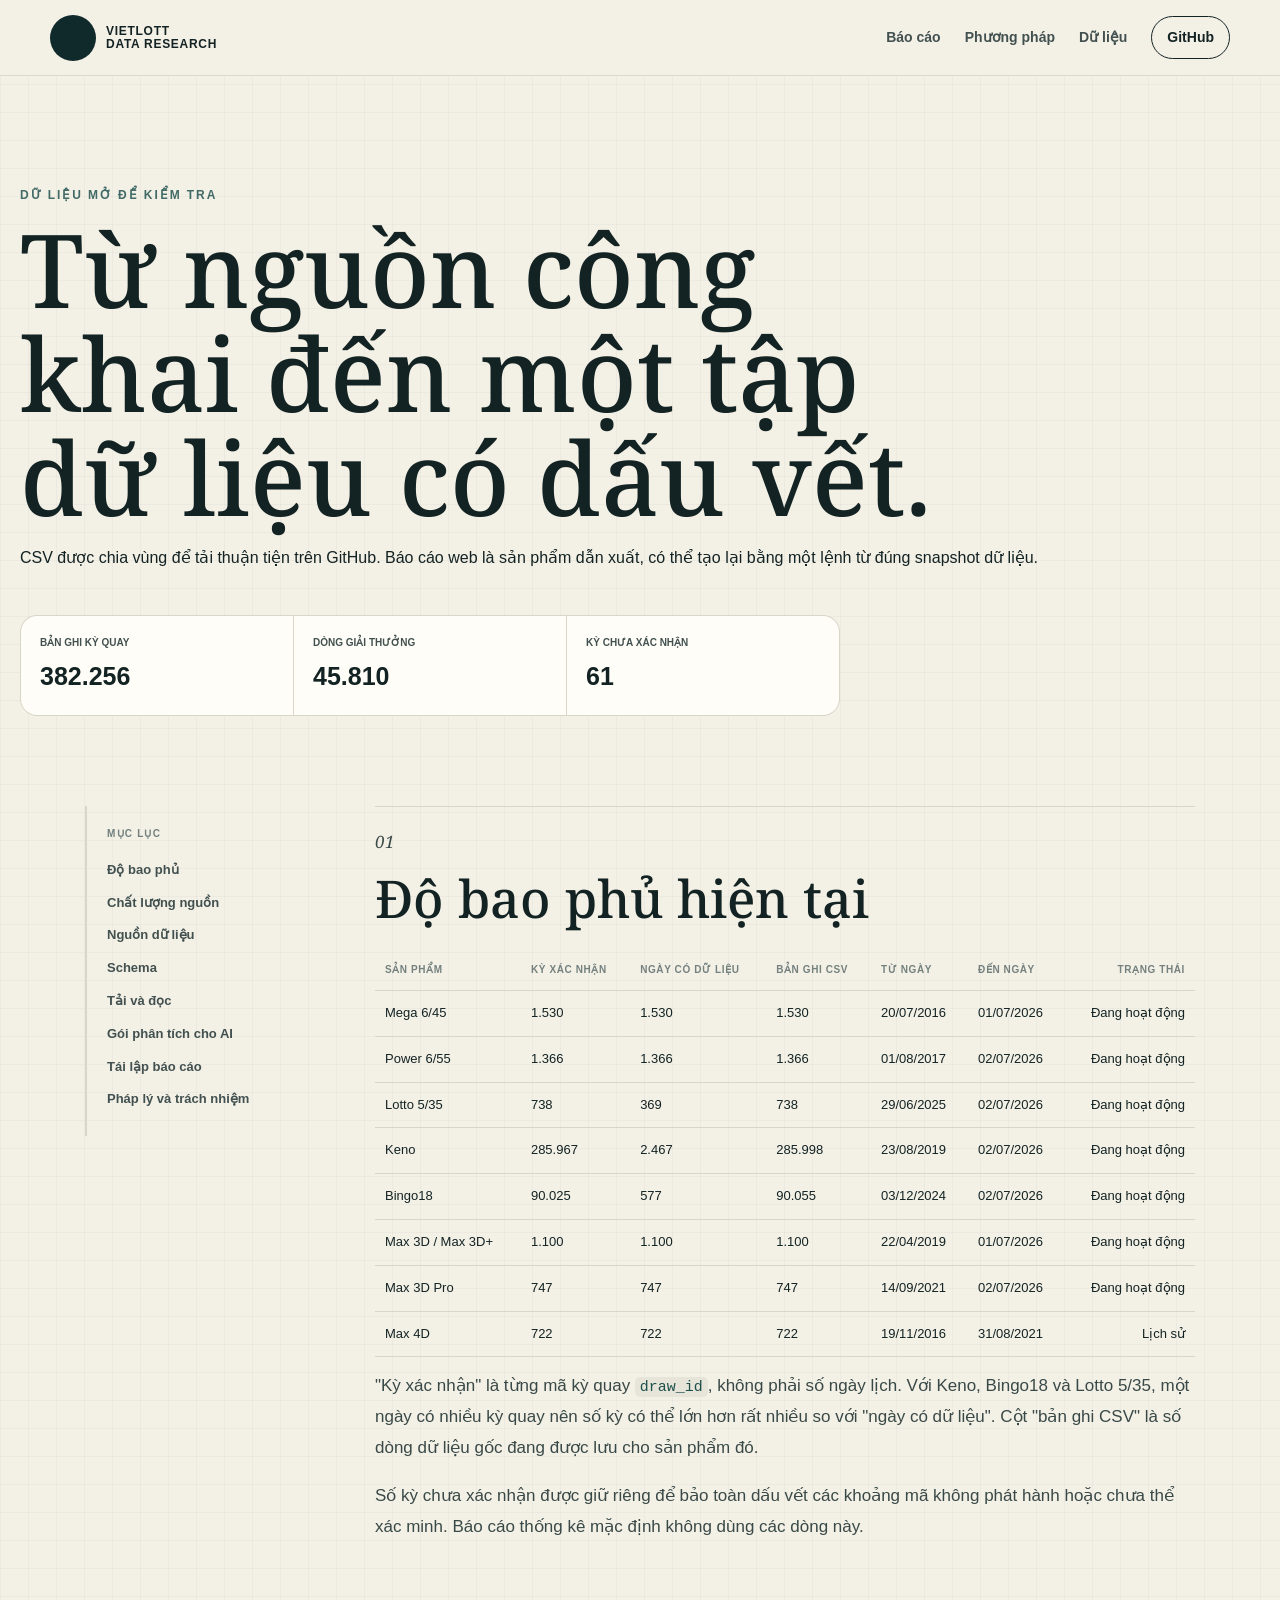
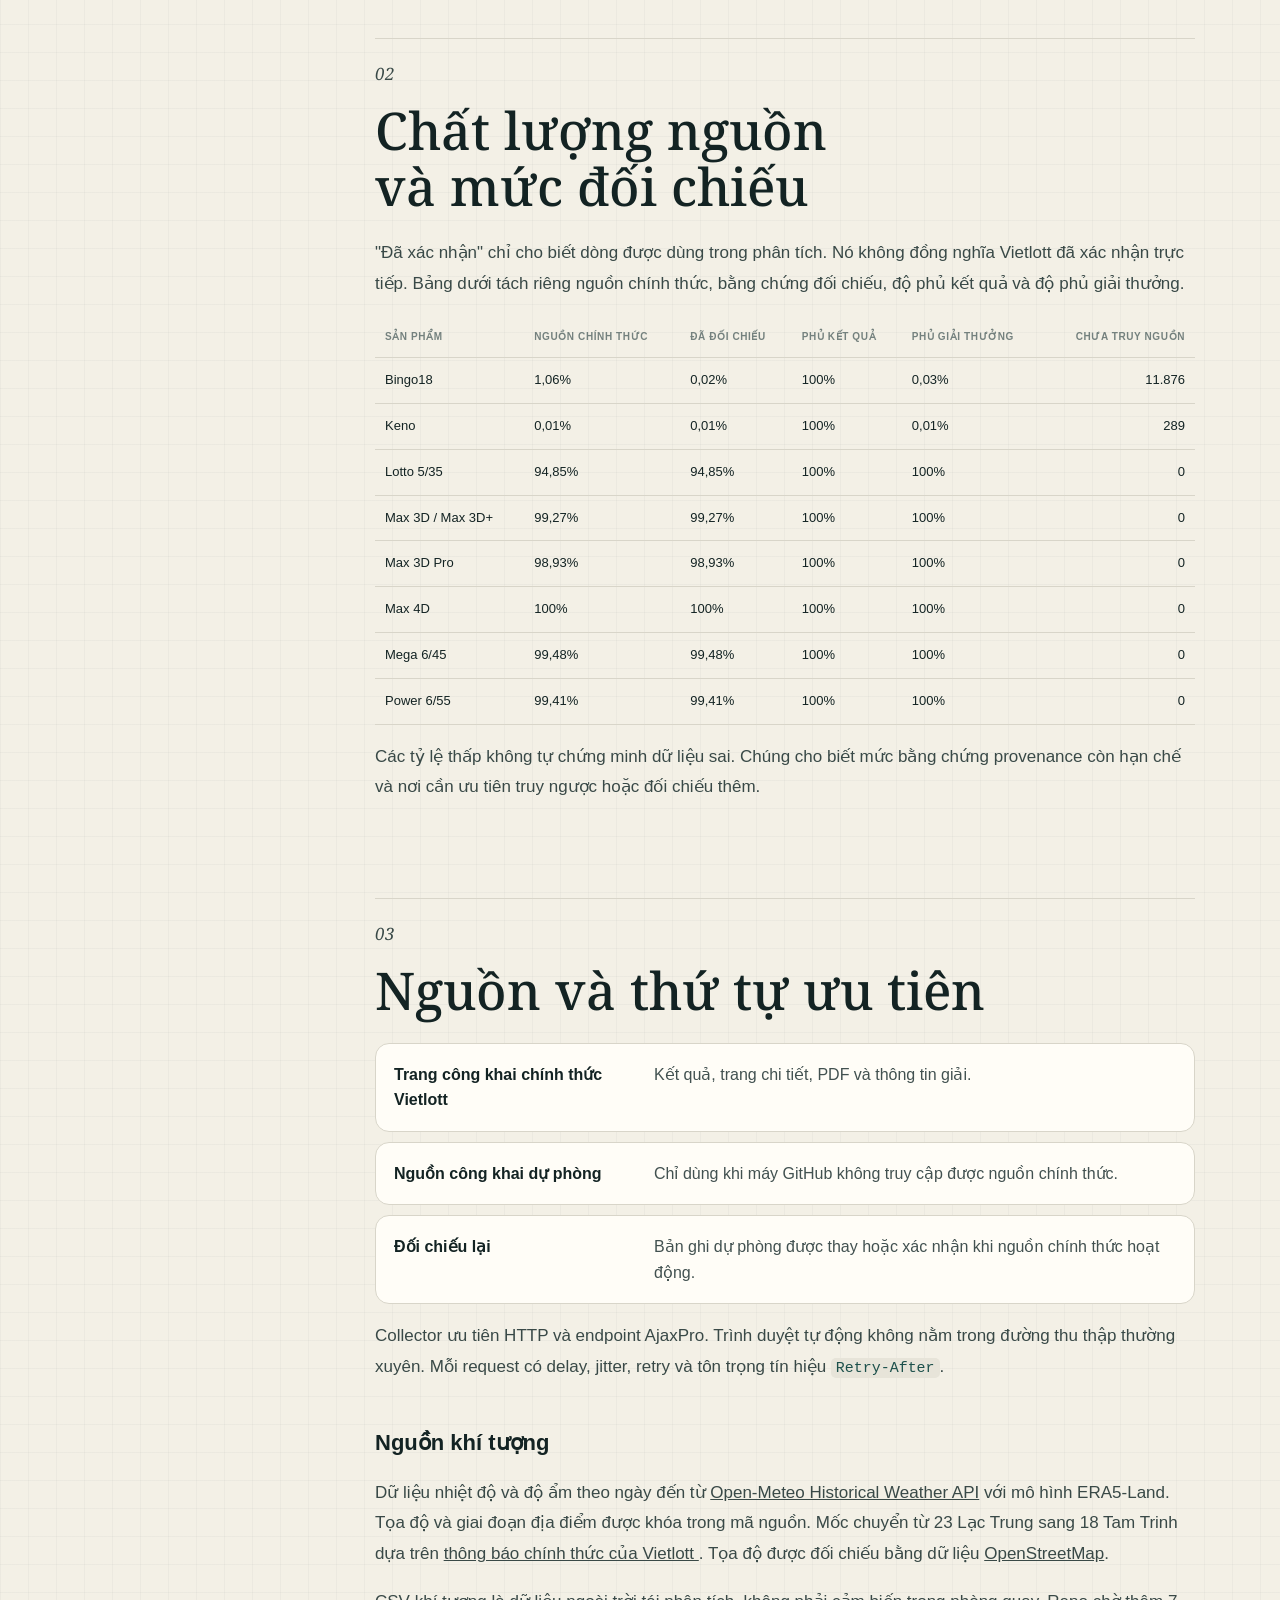
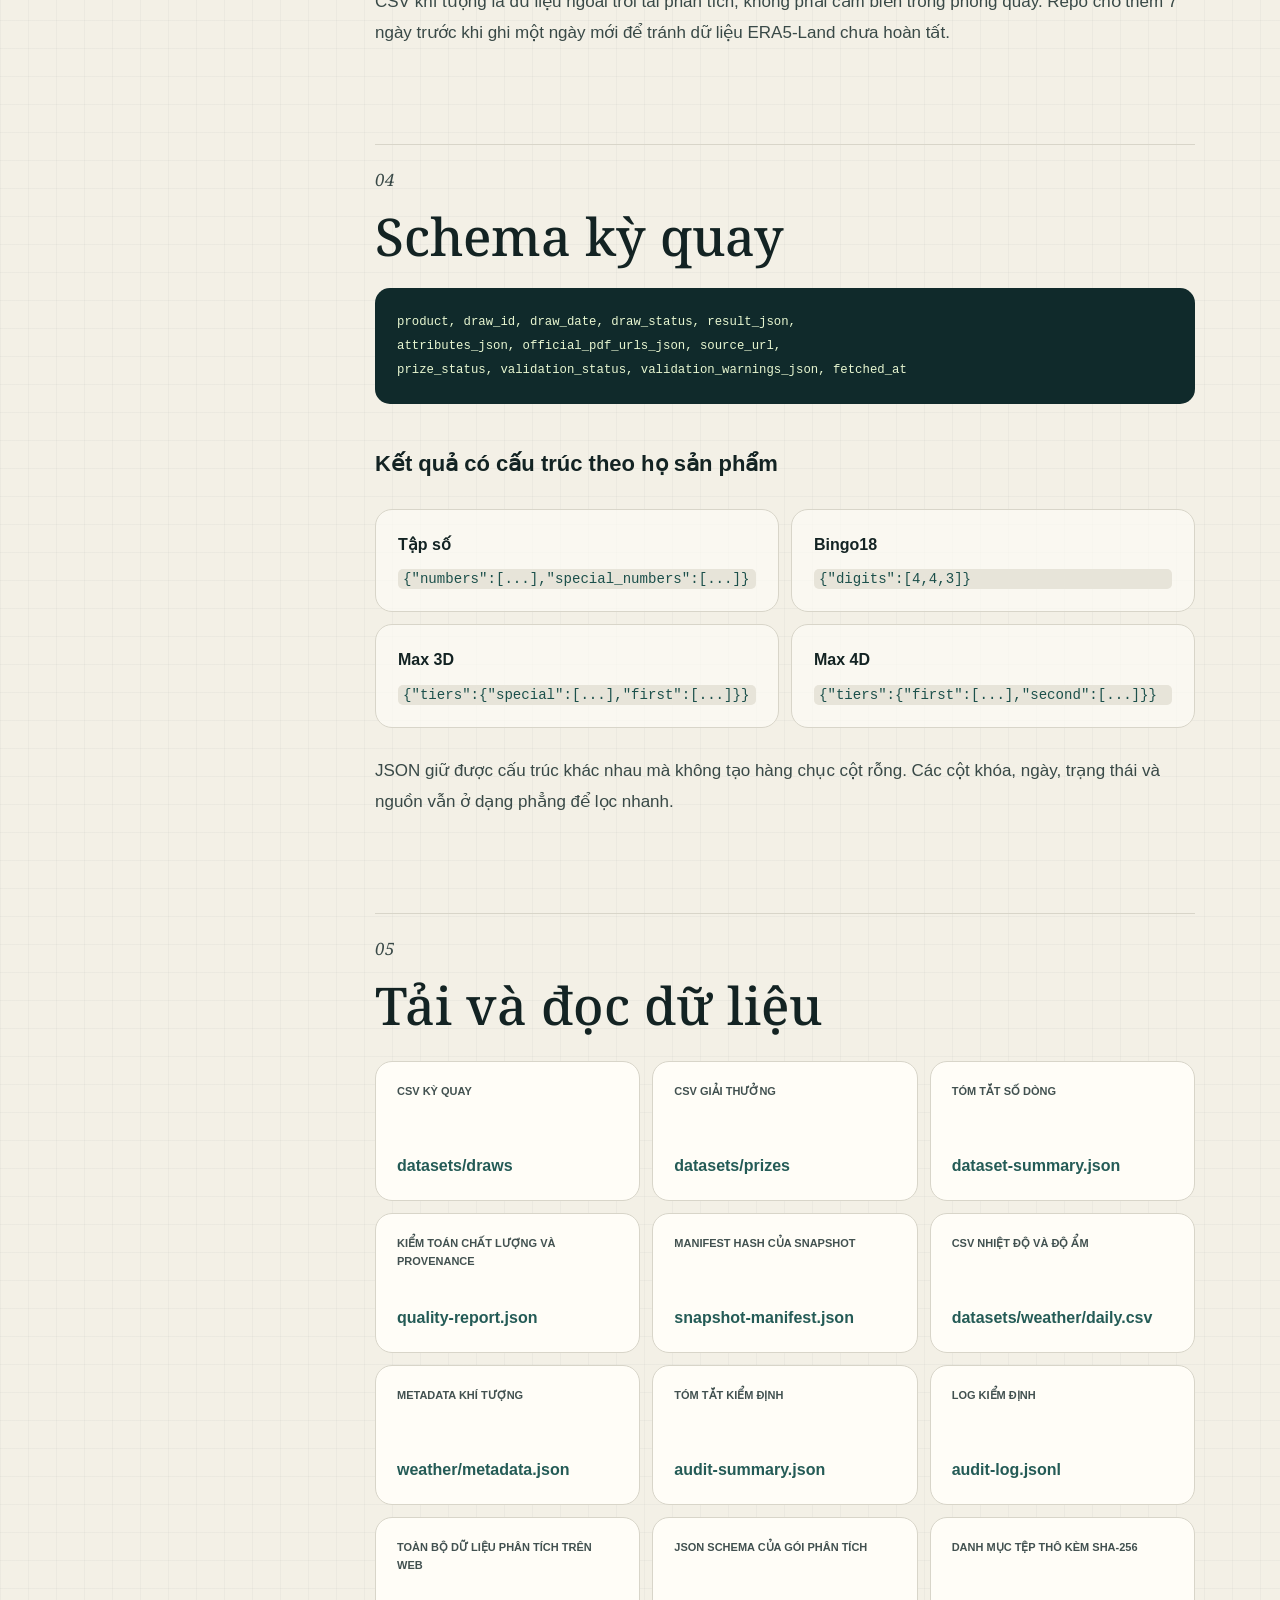
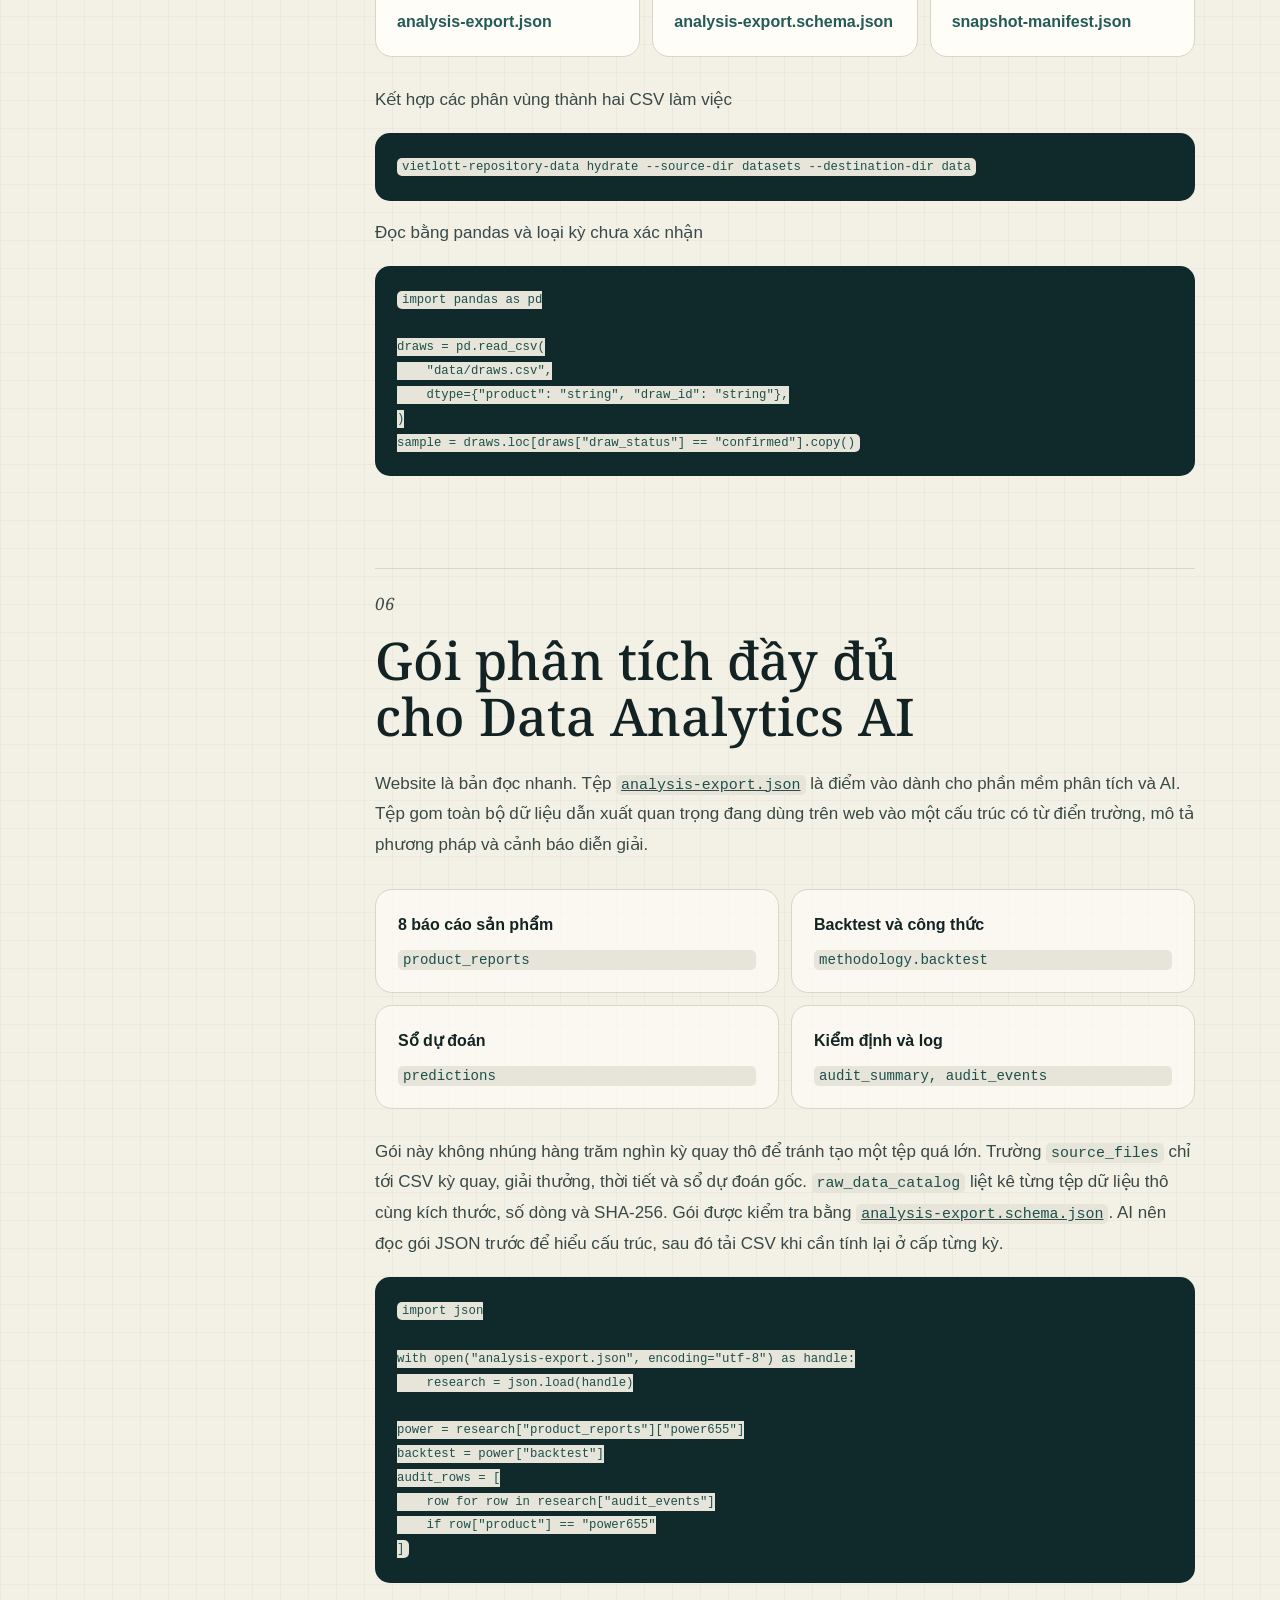
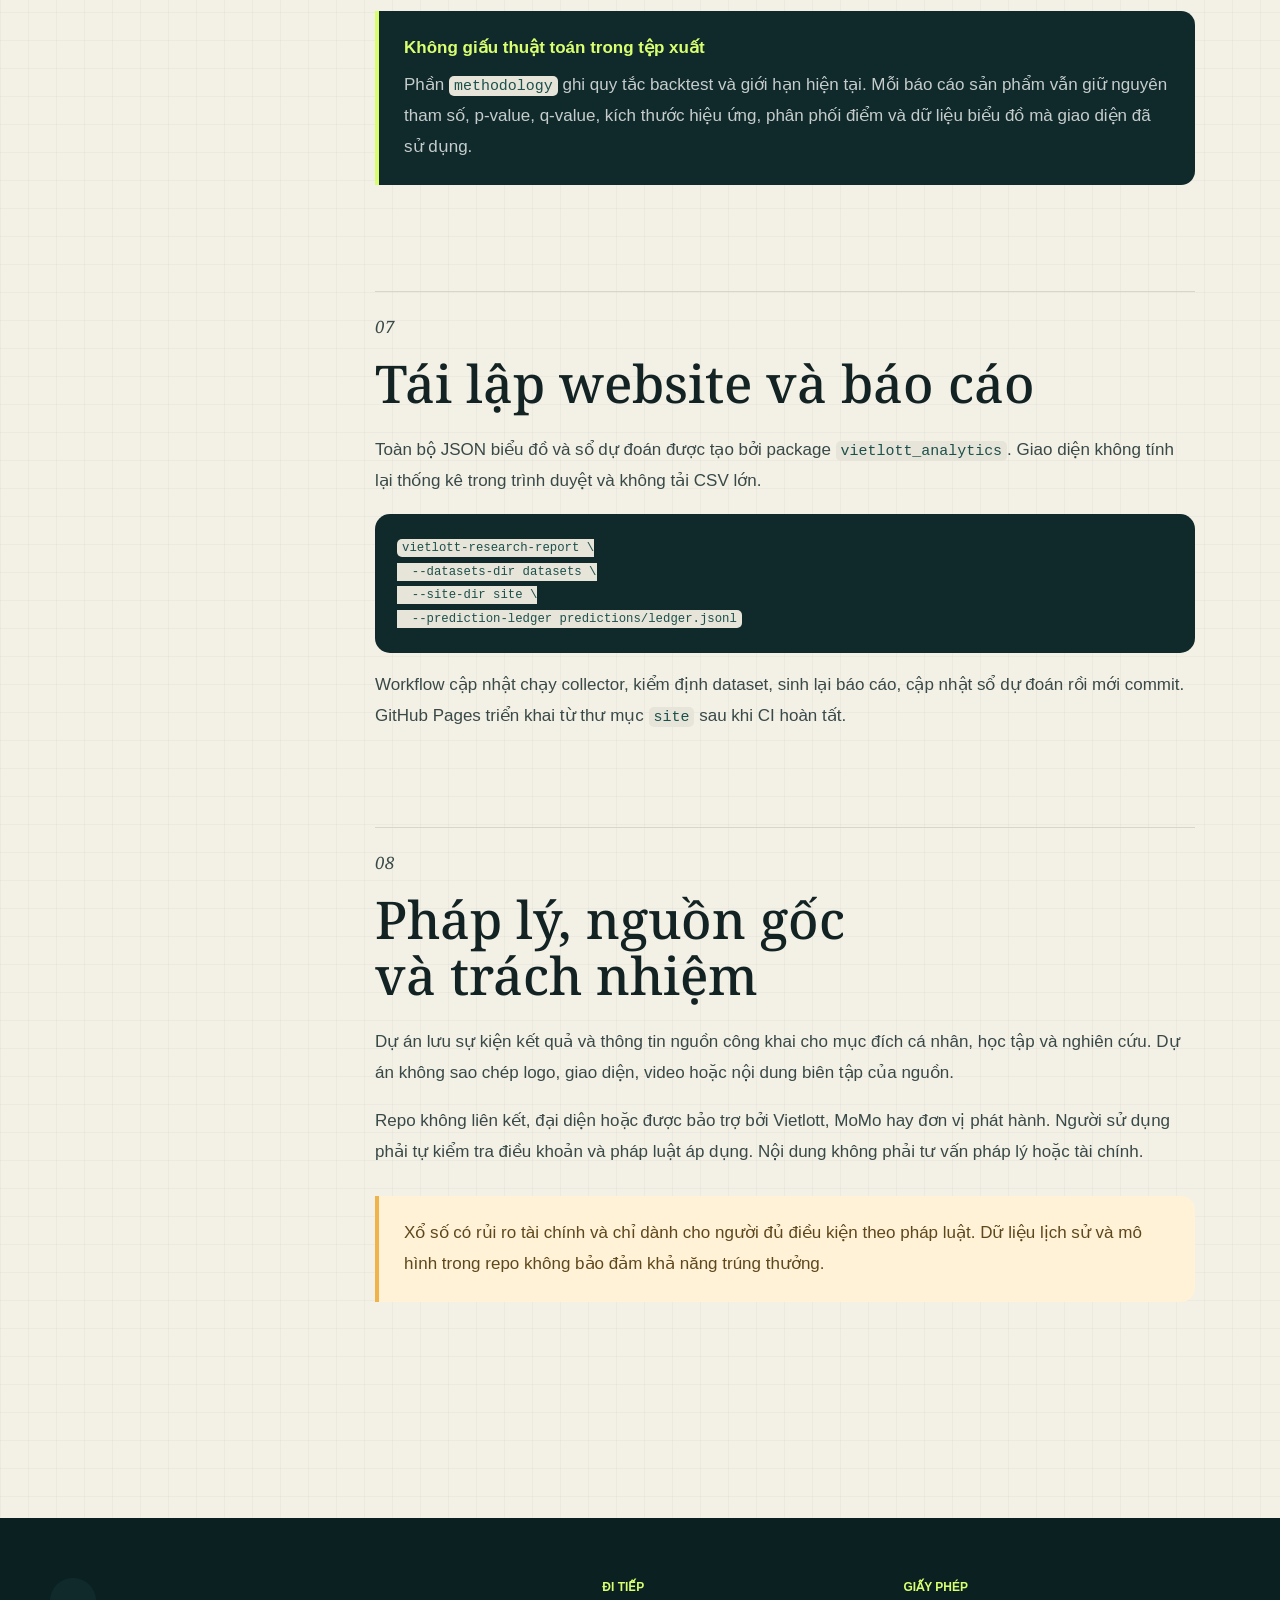
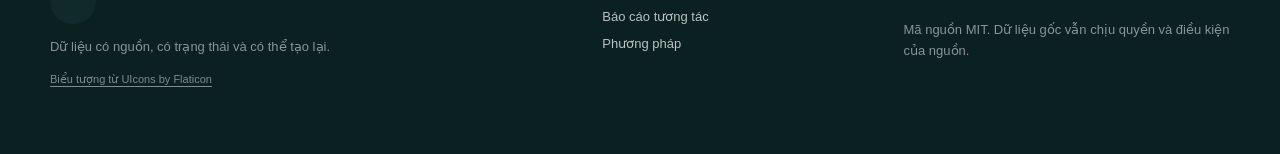
<file: site/du-lieu.html>
<!doctype html>
<html lang="vi">
<head>
  <meta charset="utf-8">
  <meta name="viewport" content="width=device-width, initial-scale=1">
  <meta name="description" content="Cấu trúc dữ liệu, nguồn và cách tái lập Vietlott Data Research.">
  <meta name="theme-color" content="#102a2b">
  <title>Dữ liệu và tái lập | Vietlott Data Research</title>
  <link rel="icon" href="assets/favicon.svg?v=20260614-9" type="image/svg+xml">
  <link rel="preconnect" href="https://fonts.googleapis.com">
  <link rel="preconnect" href="https://fonts.gstatic.com" crossorigin>
  <link rel="stylesheet" href="https://fonts.googleapis.com/css2?family=Noto+Serif:ital,wght@0,400;0,500;1,400;1,500&amp;display=swap">
  <link rel="stylesheet" href="https://cdn-uicons.flaticon.com/3.0.0/uicons-regular-rounded/css/uicons-regular-rounded.css">
  <link rel="stylesheet" href="assets/styles.css?v=20260618-6">
  <script src="assets/docs.js?v=20260618-2" defer></script>
</head>
<body>
  <a class="skip-link" href="#main">Bỏ qua điều hướng</a>
  <header class="site-header">
    <a class="brand" href="index.html">
      <span class="brand-mark" aria-hidden="true"><i class="fi fi-rr-crystal-ball"></i></span>
      <span class="brand-copy">Vietlott<br>Data Research</span>
    </a>
    <nav class="site-nav document-nav" aria-label="Điều hướng chính">
      <a href="index.html">Báo cáo</a>
      <a href="phuong-phap.html">Phương pháp</a>
      <a href="du-lieu.html" aria-current="page">Dữ liệu</a>
      <a class="nav-github" href="https://github.com/NhanAZ-Drops/vietlott-data-research">GitHub</a>
    </nav>
  </header>

  <main id="main" class="document-shell">
    <header class="document-hero data-hero">
      <p class="eyebrow">Dữ liệu mở để kiểm tra</p>
      <h1>Từ nguồn công khai đến một tập dữ liệu có dấu vết.</h1>
      <p>
        CSV được chia vùng để tải thuận tiện trên GitHub. Báo cáo web là sản phẩm
        dẫn xuất, có thể tạo lại bằng một lệnh từ đúng snapshot dữ liệu.
      </p>
      <div class="document-stats">
        <div><span>Bản ghi kỳ quay</span><strong data-manifest="draw_rows">...</strong></div>
        <div><span>Dòng giải thưởng</span><strong data-manifest="prize_rows">...</strong></div>
        <div><span>Kỳ chưa xác nhận</span><strong data-manifest="not_confirmed_rows">...</strong></div>
      </div>
    </header>

    <div class="document-layout">
      <aside class="document-toc">
        <strong>Mục lục</strong>
        <a href="#bao-phu">Độ bao phủ</a>
        <a href="#chat-luong-nguon">Chất lượng nguồn</a>
        <a href="#nguon">Nguồn dữ liệu</a>
        <a href="#schema">Schema</a>
        <a href="#tai">Tải và đọc</a>
        <a href="#xuat-ai">Gói phân tích cho AI</a>
        <a href="#tai-lap">Tái lập báo cáo</a>
        <a href="#phap-ly">Pháp lý và trách nhiệm</a>
      </aside>

      <article class="research-article">
        <section id="bao-phu">
          <p class="article-index">01</p>
          <h2>Độ bao phủ hiện tại</h2>
          <div id="coverage-table" class="table-wrap">
            <p>Đang đọc manifest dữ liệu...</p>
          </div>
          <p class="table-note">
            "Kỳ xác nhận" là từng mã kỳ quay <code>draw_id</code>, không phải số ngày lịch.
            Với Keno, Bingo18 và Lotto 5/35, một ngày có nhiều kỳ quay nên số kỳ có thể lớn
            hơn rất nhiều so với "ngày có dữ liệu". Cột "bản ghi CSV" là số dòng dữ liệu gốc
            đang được lưu cho sản phẩm đó.
          </p>
          <p>
            Số kỳ chưa xác nhận được giữ riêng để bảo toàn dấu vết các khoảng mã không
            phát hành hoặc chưa thể xác minh. Báo cáo thống kê mặc định không dùng các dòng này.
          </p>
        </section>

        <section id="chat-luong-nguon">
          <p class="article-index">02</p>
          <h2>Chất lượng nguồn và mức đối chiếu</h2>
          <p>
            "Đã xác nhận" chỉ cho biết dòng được dùng trong phân tích. Nó không đồng nghĩa
            Vietlott đã xác nhận trực tiếp. Bảng dưới tách riêng nguồn chính thức, bằng chứng
            đối chiếu, độ phủ kết quả và độ phủ giải thưởng.
          </p>
          <div id="source-quality-table" class="table-wrap">
            <p>Đang đọc báo cáo chất lượng nguồn...</p>
          </div>
          <p>
            Các tỷ lệ thấp không tự chứng minh dữ liệu sai. Chúng cho biết mức bằng chứng
            provenance còn hạn chế và nơi cần ưu tiên truy ngược hoặc đối chiếu thêm.
          </p>
        </section>

        <section id="nguon">
          <p class="article-index">03</p>
          <h2>Nguồn và thứ tự ưu tiên</h2>
          <ol class="source-order">
            <li><strong>Trang công khai chính thức Vietlott</strong><span>Kết quả, trang chi tiết, PDF và thông tin giải.</span></li>
            <li><strong>Nguồn công khai dự phòng</strong><span>Chỉ dùng khi máy GitHub không truy cập được nguồn chính thức.</span></li>
            <li><strong>Đối chiếu lại</strong><span>Bản ghi dự phòng được thay hoặc xác nhận khi nguồn chính thức hoạt động.</span></li>
          </ol>
          <p>
            Collector ưu tiên HTTP và endpoint AjaxPro. Trình duyệt tự động không nằm
            trong đường thu thập thường xuyên. Mỗi request có delay, jitter, retry và
            tôn trọng tín hiệu <code>Retry-After</code>.
          </p>
          <h3>Nguồn khí tượng</h3>
          <p>
            Dữ liệu nhiệt độ và độ ẩm theo ngày đến từ
            <a href="https://open-meteo.com/en/docs/historical-weather-api">Open-Meteo Historical Weather API</a>
            với mô hình ERA5-Land. Tọa độ và giai đoạn địa điểm được khóa trong mã nguồn.
            Mốc chuyển từ 23 Lạc Trung sang 18 Tam Trinh dựa trên
            <a href="https://www.vietlott.vn/vi/tin-tuc/20199-thong-bao-thay-doi-dia-diem-trung-tam-quay-so-mo-thuong/">
              thông báo chính thức của Vietlott
            </a>.
            Tọa độ được đối chiếu bằng dữ liệu
            <a href="https://www.openstreetmap.org/copyright">OpenStreetMap</a>.
          </p>
          <p>
            CSV khí tượng là dữ liệu ngoài trời tái phân tích, không phải cảm biến trong
            phòng quay. Repo chờ thêm 7 ngày trước khi ghi một ngày mới để tránh dữ liệu
            ERA5-Land chưa hoàn tất.
          </p>
        </section>

        <section id="schema">
          <p class="article-index">04</p>
          <h2>Schema kỳ quay</h2>
          <div class="code-block">
            <code>product, draw_id, draw_date, draw_status, result_json,<br>
            attributes_json, official_pdf_urls_json, source_url,<br>
            prize_status, validation_status, validation_warnings_json, fetched_at</code>
          </div>
          <h3>Kết quả có cấu trúc theo họ sản phẩm</h3>
          <div class="schema-grid">
            <article><strong>Tập số</strong><code>{"numbers":[...],"special_numbers":[...]}</code></article>
            <article><strong>Bingo18</strong><code>{"digits":[4,4,3]}</code></article>
            <article><strong>Max 3D</strong><code>{"tiers":{"special":[...],"first":[...]}}</code></article>
            <article><strong>Max 4D</strong><code>{"tiers":{"first":[...],"second":[...]}}</code></article>
          </div>
          <p>
            JSON giữ được cấu trúc khác nhau mà không tạo hàng chục cột rỗng. Các cột
            khóa, ngày, trạng thái và nguồn vẫn ở dạng phẳng để lọc nhanh.
          </p>
        </section>

        <section id="tai">
          <p class="article-index">05</p>
          <h2>Tải và đọc dữ liệu</h2>
          <div class="download-grid">
            <a href="https://github.com/NhanAZ-Drops/vietlott-data-research/tree/main/datasets/draws">
              <span>CSV kỳ quay</span><strong>datasets/draws</strong>
            </a>
            <a href="https://github.com/NhanAZ-Drops/vietlott-data-research/tree/main/datasets/prizes">
              <span>CSV giải thưởng</span><strong>datasets/prizes</strong>
            </a>
            <a href="https://github.com/NhanAZ-Drops/vietlott-data-research/blob/main/datasets/metadata/dataset-summary.json">
              <span>Tóm tắt số dòng</span><strong>dataset-summary.json</strong>
            </a>
            <a href="https://github.com/NhanAZ-Drops/vietlott-data-research/blob/main/datasets/metadata/quality-report.json">
              <span>Kiểm toán chất lượng và provenance</span><strong>quality-report.json</strong>
            </a>
            <a href="https://github.com/NhanAZ-Drops/vietlott-data-research/blob/main/datasets/metadata/snapshot-manifest.json">
              <span>Manifest hash của snapshot</span><strong>snapshot-manifest.json</strong>
            </a>
            <a href="https://github.com/NhanAZ-Drops/vietlott-data-research/blob/main/datasets/weather/daily.csv">
              <span>CSV nhiệt độ và độ ẩm</span><strong>datasets/weather/daily.csv</strong>
            </a>
            <a href="https://github.com/NhanAZ-Drops/vietlott-data-research/blob/main/datasets/weather/metadata.json">
              <span>Metadata khí tượng</span><strong>weather/metadata.json</strong>
            </a>
            <a href="data/audit-summary.json">
              <span>Tóm tắt kiểm định</span><strong>audit-summary.json</strong>
            </a>
            <a href="data/audit-log.jsonl">
              <span>Log kiểm định</span><strong>audit-log.jsonl</strong>
            </a>
            <a href="data/analysis-export.json">
              <span>Toàn bộ dữ liệu phân tích trên web</span><strong>analysis-export.json</strong>
            </a>
            <a href="data/analysis-export.schema.json">
              <span>JSON Schema của gói phân tích</span><strong>analysis-export.schema.json</strong>
            </a>
            <a href="data/snapshot-manifest.json">
              <span>Danh mục tệp thô kèm SHA-256</span><strong>snapshot-manifest.json</strong>
            </a>
          </div>
          <p>Kết hợp các phân vùng thành hai CSV làm việc</p>
          <pre><code>vietlott-repository-data hydrate --source-dir datasets --destination-dir data</code></pre>
          <p>Đọc bằng pandas và loại kỳ chưa xác nhận</p>
          <pre><code>import pandas as pd

draws = pd.read_csv(
    "data/draws.csv",
    dtype={"product": "string", "draw_id": "string"},
)
sample = draws.loc[draws["draw_status"] == "confirmed"].copy()</code></pre>
        </section>

        <section id="xuat-ai">
          <p class="article-index">06</p>
          <h2>Gói phân tích đầy đủ cho Data Analytics AI</h2>
          <p>
            Website là bản đọc nhanh. Tệp
            <a href="data/analysis-export.json"><code>analysis-export.json</code></a>
            là điểm vào dành cho phần mềm phân tích và AI. Tệp gom toàn bộ dữ liệu
            dẫn xuất quan trọng đang dùng trên web vào một cấu trúc có từ điển trường,
            mô tả phương pháp và cảnh báo diễn giải.
          </p>
          <div class="schema-grid">
            <article><strong>8 báo cáo sản phẩm</strong><code>product_reports</code></article>
            <article><strong>Backtest và công thức</strong><code>methodology.backtest</code></article>
            <article><strong>Sổ dự đoán</strong><code>predictions</code></article>
            <article><strong>Kiểm định và log</strong><code>audit_summary, audit_events</code></article>
          </div>
          <p>
            Gói này không nhúng hàng trăm nghìn kỳ quay thô để tránh tạo một tệp quá
            lớn. Trường <code>source_files</code> chỉ tới CSV kỳ quay, giải thưởng,
            thời tiết và sổ dự đoán gốc. <code>raw_data_catalog</code> liệt kê từng tệp
            dữ liệu thô cùng kích thước, số dòng và SHA-256. Gói được kiểm tra bằng
            <a href="data/analysis-export.schema.json"><code>analysis-export.schema.json</code></a>.
            AI nên đọc gói JSON trước để hiểu cấu trúc,
            sau đó tải CSV khi cần tính lại ở cấp từng kỳ.
          </p>
          <pre><code>import json

with open("analysis-export.json", encoding="utf-8") as handle:
    research = json.load(handle)

power = research["product_reports"]["power655"]
backtest = power["backtest"]
audit_rows = [
    row for row in research["audit_events"]
    if row["product"] == "power655"
]</code></pre>
          <p class="callout evidence">
            <strong>Không giấu thuật toán trong tệp xuất</strong>
            Phần <code>methodology</code> ghi quy tắc backtest và giới hạn hiện tại.
            Mỗi báo cáo sản phẩm vẫn giữ nguyên tham số, p-value, q-value, kích thước
            hiệu ứng, phân phối điểm và dữ liệu biểu đồ mà giao diện đã sử dụng.
          </p>
        </section>

        <section id="tai-lap">
          <p class="article-index">07</p>
          <h2>Tái lập website và báo cáo</h2>
          <p>
            Toàn bộ JSON biểu đồ và sổ dự đoán được tạo bởi package
            <code>vietlott_analytics</code>. Giao diện không tính lại thống kê trong
            trình duyệt và không tải CSV lớn.
          </p>
          <pre><code>vietlott-research-report \
  --datasets-dir datasets \
  --site-dir site \
  --prediction-ledger predictions/ledger.jsonl</code></pre>
          <p>
            Workflow cập nhật chạy collector, kiểm định dataset, sinh lại báo cáo,
            cập nhật sổ dự đoán rồi mới commit. GitHub Pages triển khai từ thư mục
            <code>site</code> sau khi CI hoàn tất.
          </p>
        </section>

        <section id="phap-ly">
          <p class="article-index">08</p>
          <h2>Pháp lý, nguồn gốc và trách nhiệm</h2>
          <p>
            Dự án lưu sự kiện kết quả và thông tin nguồn công khai cho mục đích cá
            nhân, học tập và nghiên cứu. Dự án không sao chép logo, giao diện, video
            hoặc nội dung biên tập của nguồn.
          </p>
          <p>
            Repo không liên kết, đại diện hoặc được bảo trợ bởi Vietlott, MoMo hay
            đơn vị phát hành. Người sử dụng phải tự kiểm tra điều khoản và pháp luật
            áp dụng. Nội dung không phải tư vấn pháp lý hoặc tài chính.
          </p>
          <p class="callout warning">
            Xổ số có rủi ro tài chính và chỉ dành cho người đủ điều kiện theo pháp luật.
            Dữ liệu lịch sử và mô hình trong repo không bảo đảm khả năng trúng thưởng.
          </p>
        </section>
      </article>
    </div>
  </main>

  <footer class="site-footer">
    <div class="shell footer-grid">
      <div>
        <span class="brand-mark" aria-hidden="true"><i class="fi fi-rr-crystal-ball"></i></span>
        <p>Dữ liệu có nguồn, có trạng thái và có thể tạo lại.</p>
        <a class="icon-credit" href="https://www.flaticon.com/free-icon-font/crystal-ball_8034121">Biểu tượng từ UIcons by Flaticon</a>
      </div>
      <div><strong>Đi tiếp</strong><a href="index.html">Báo cáo tương tác</a><a href="phuong-phap.html">Phương pháp</a></div>
      <div><strong>Giấy phép</strong><p>Mã nguồn MIT. Dữ liệu gốc vẫn chịu quyền và điều kiện của nguồn.</p></div>
    </div>
  </footer>
</body>
</html>
</file>
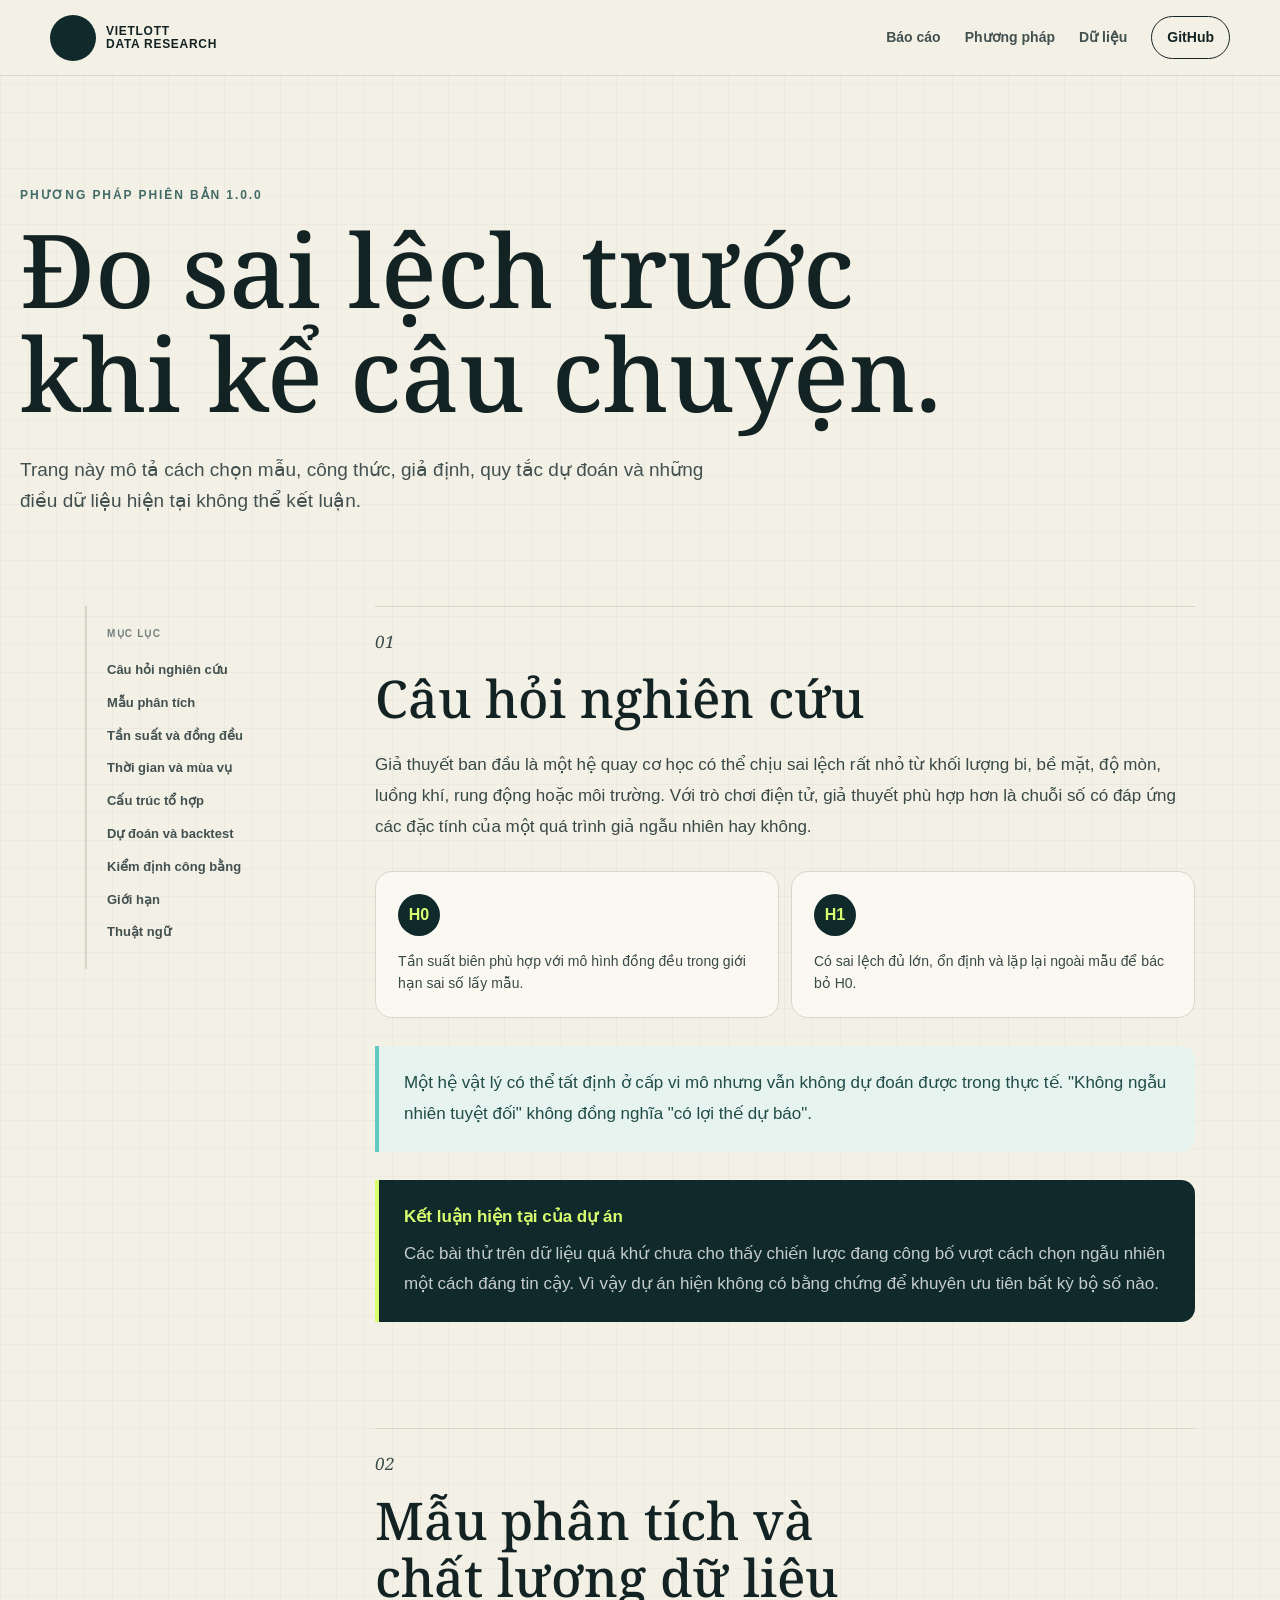
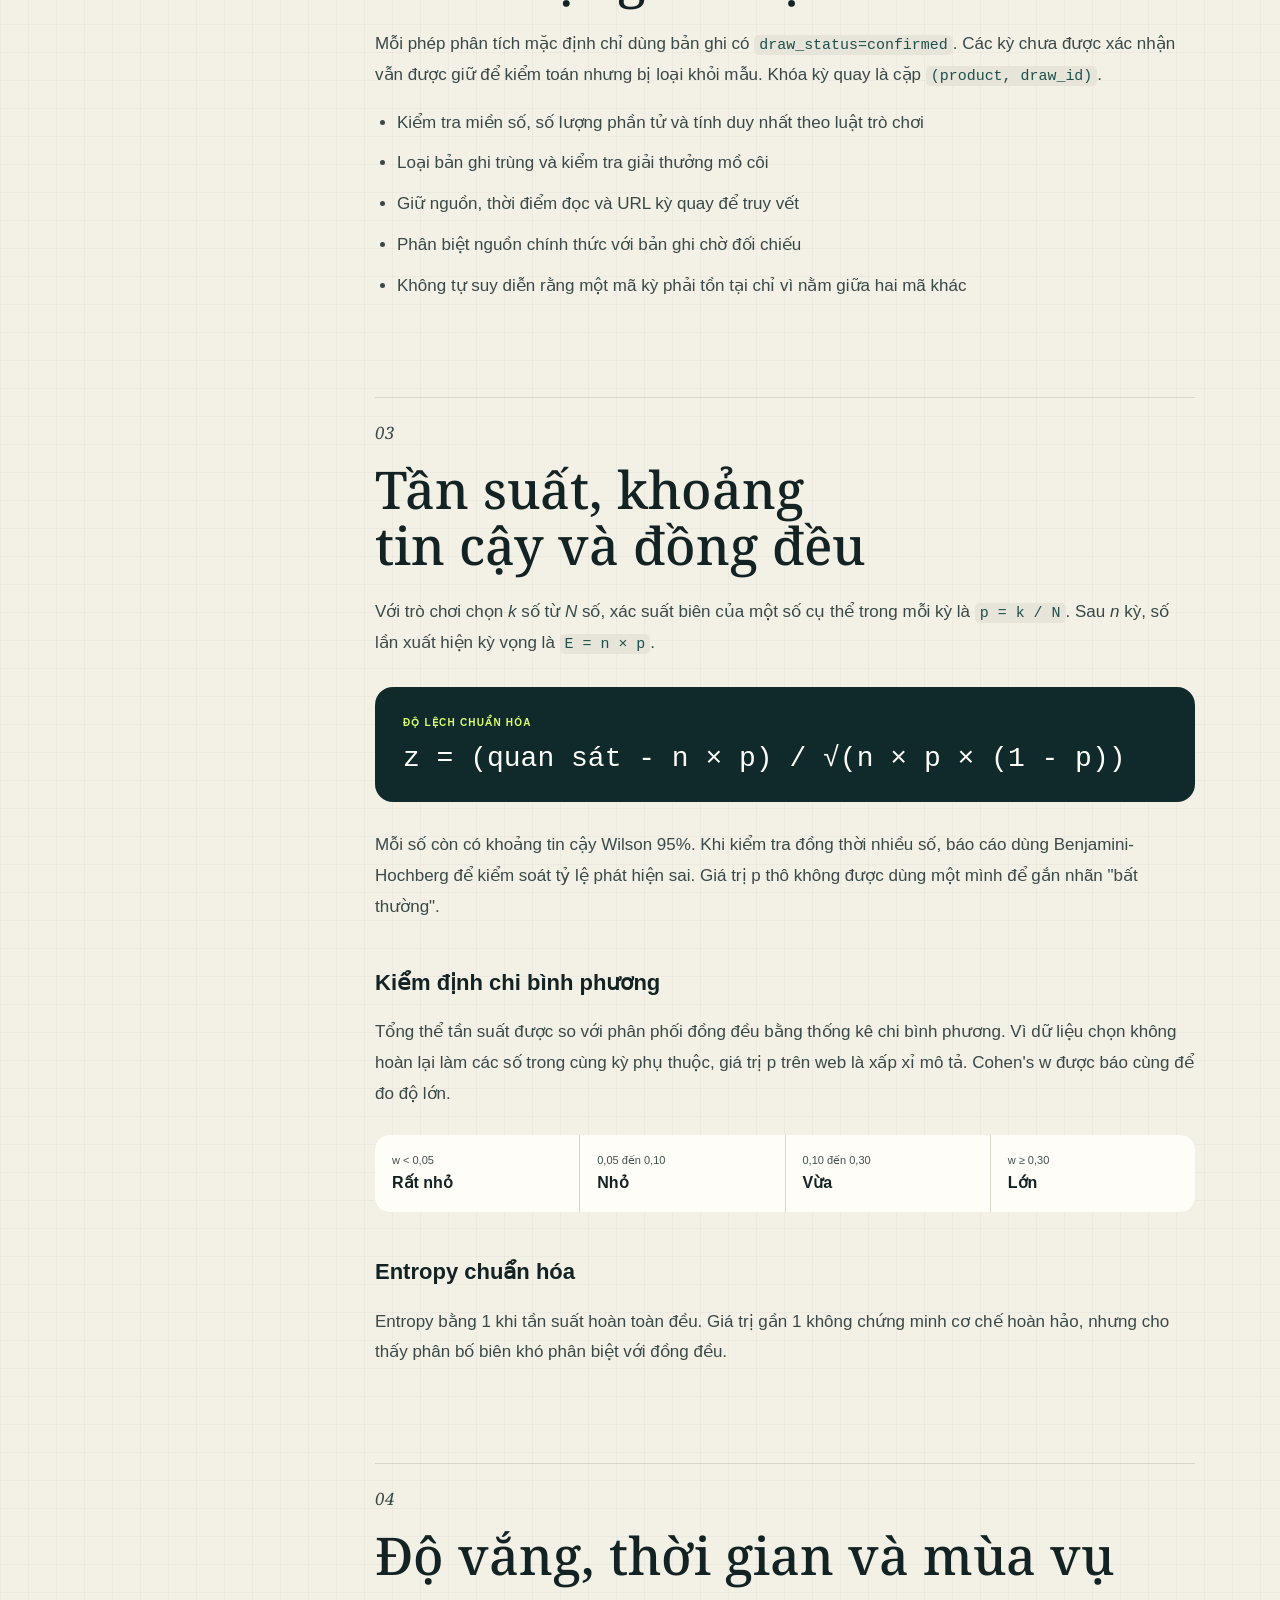
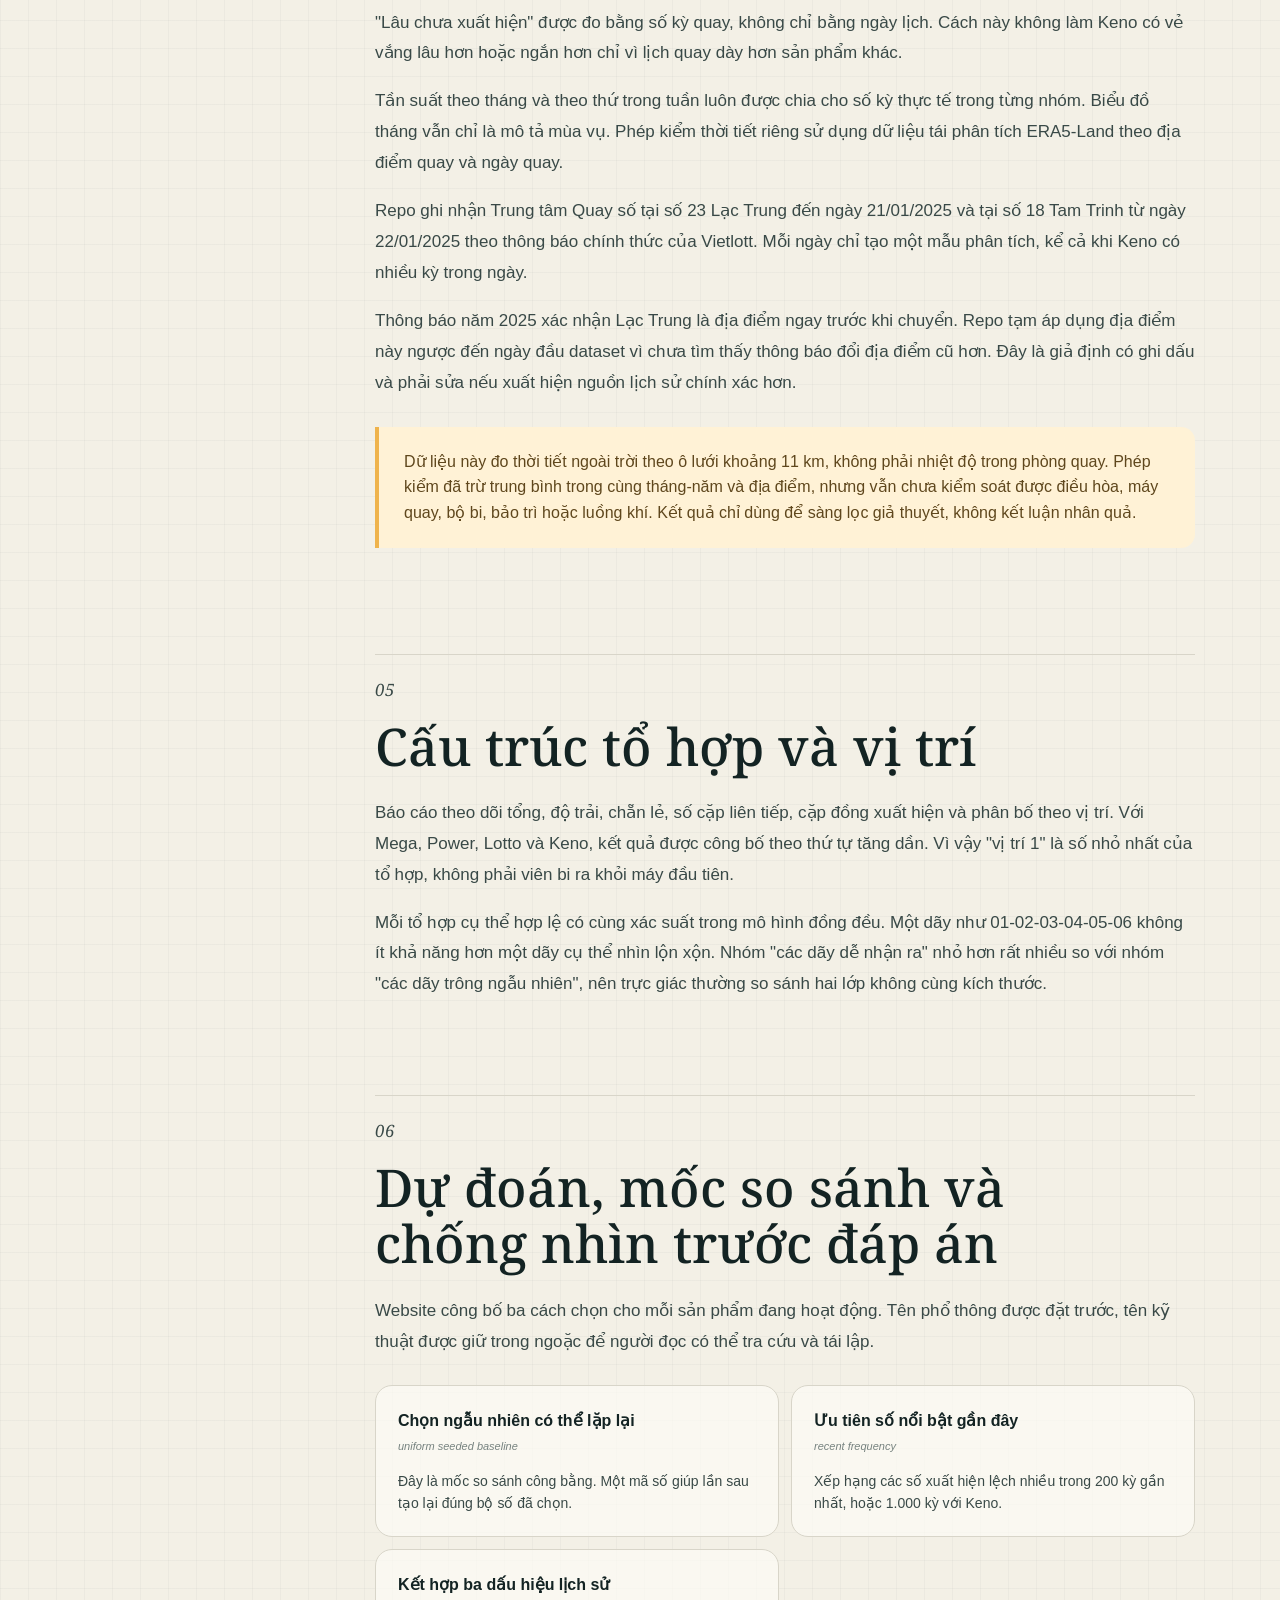
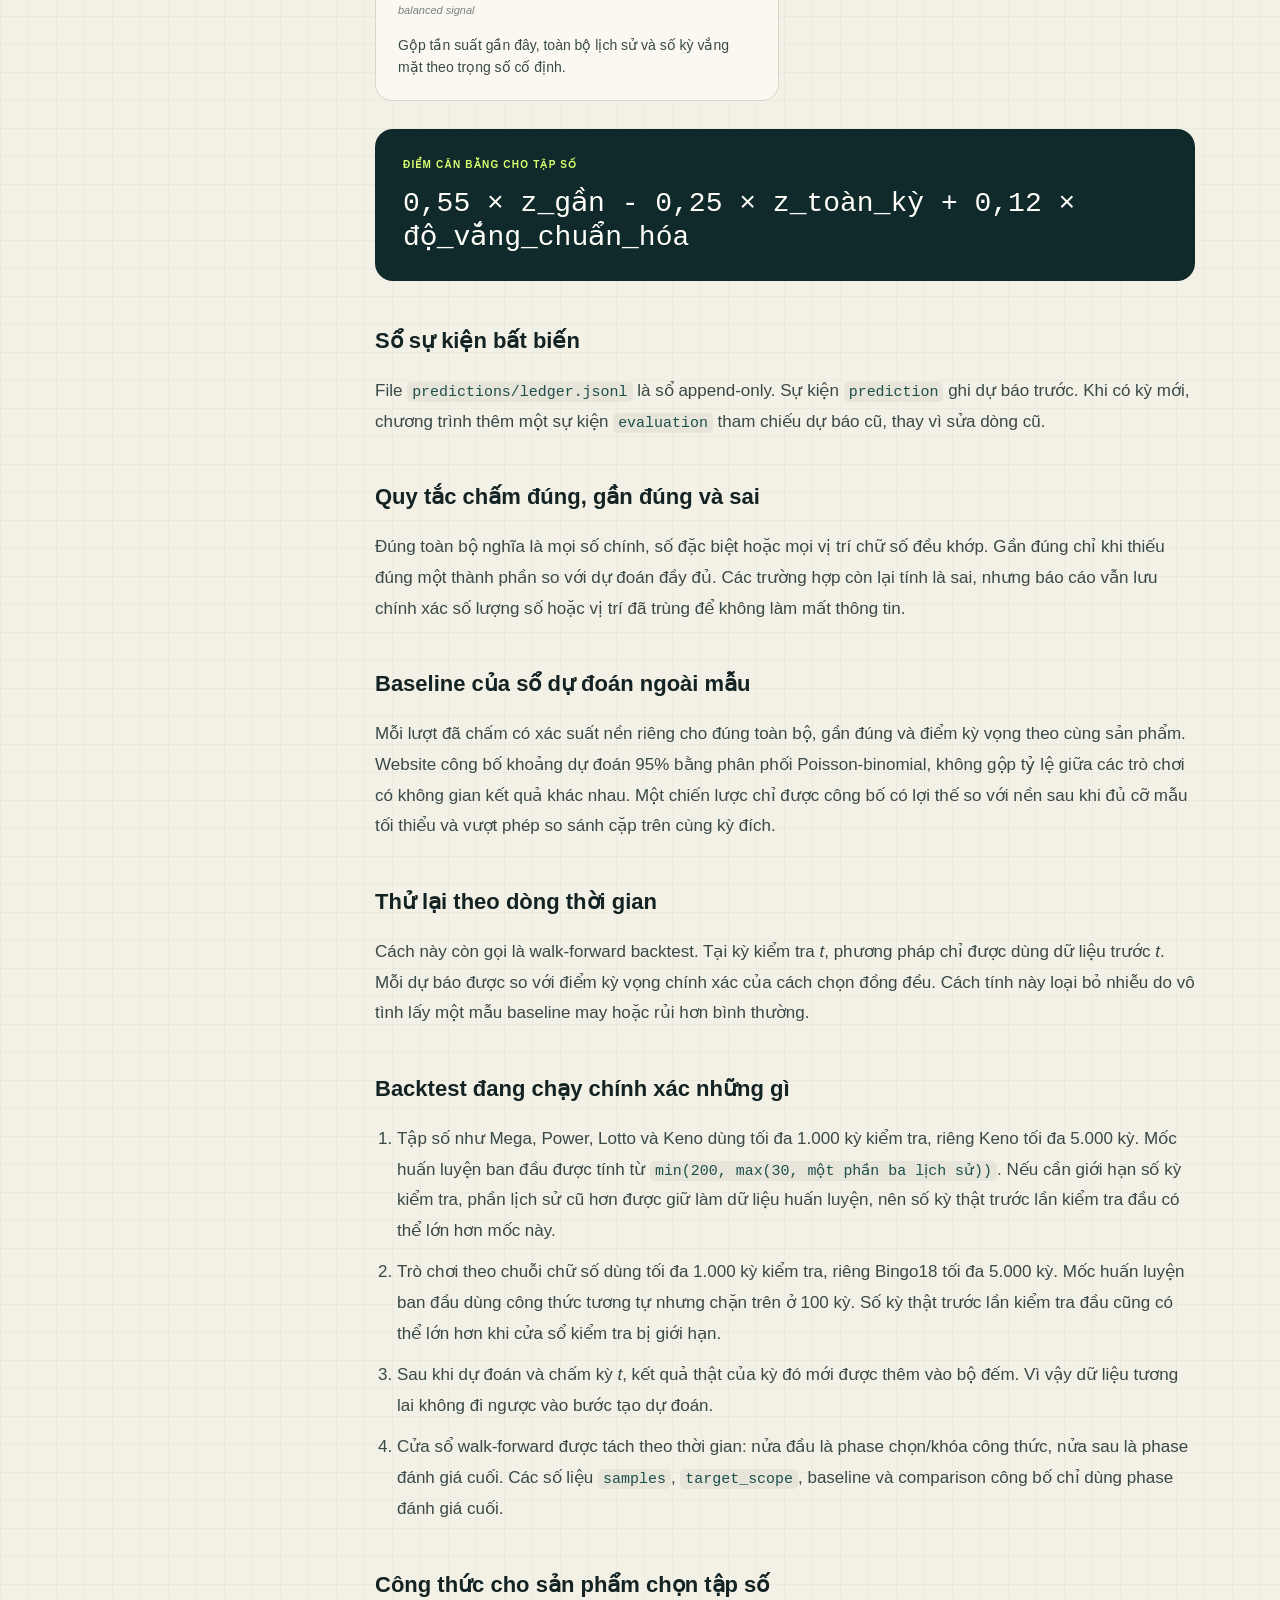
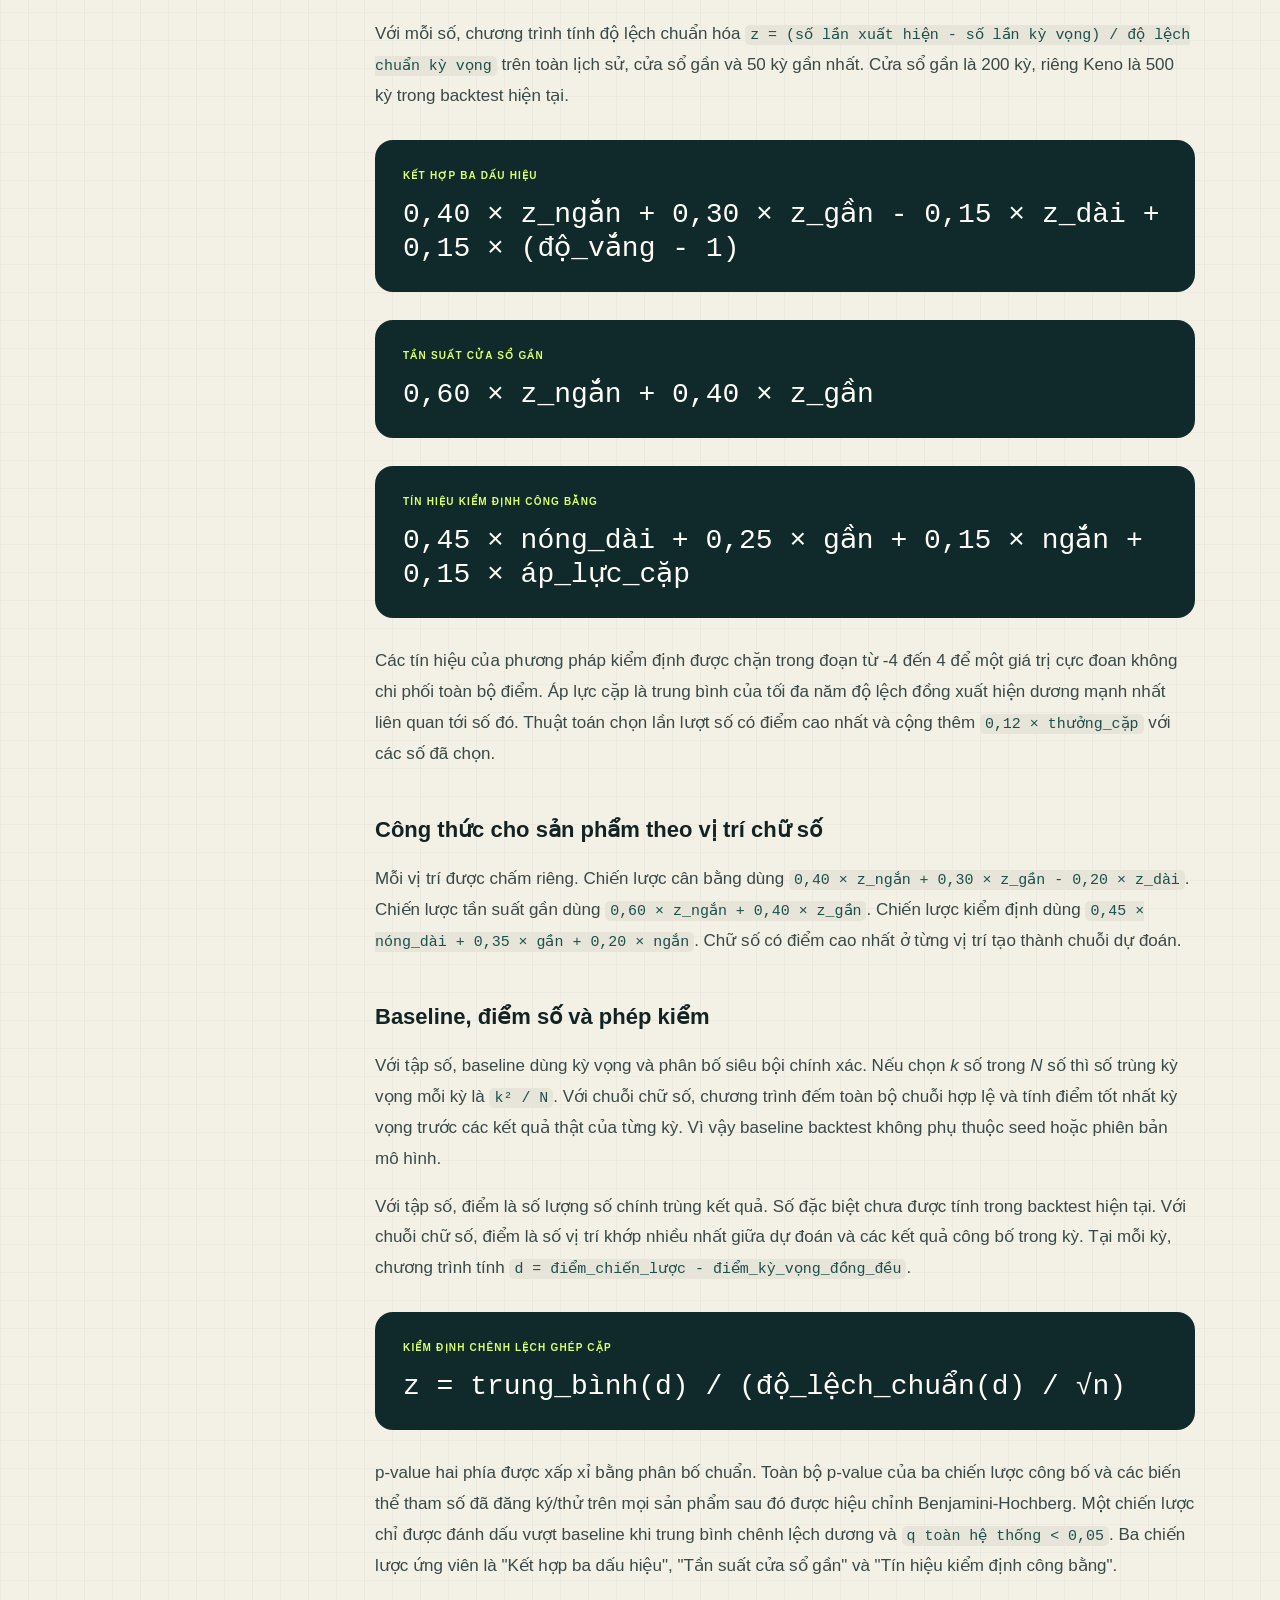
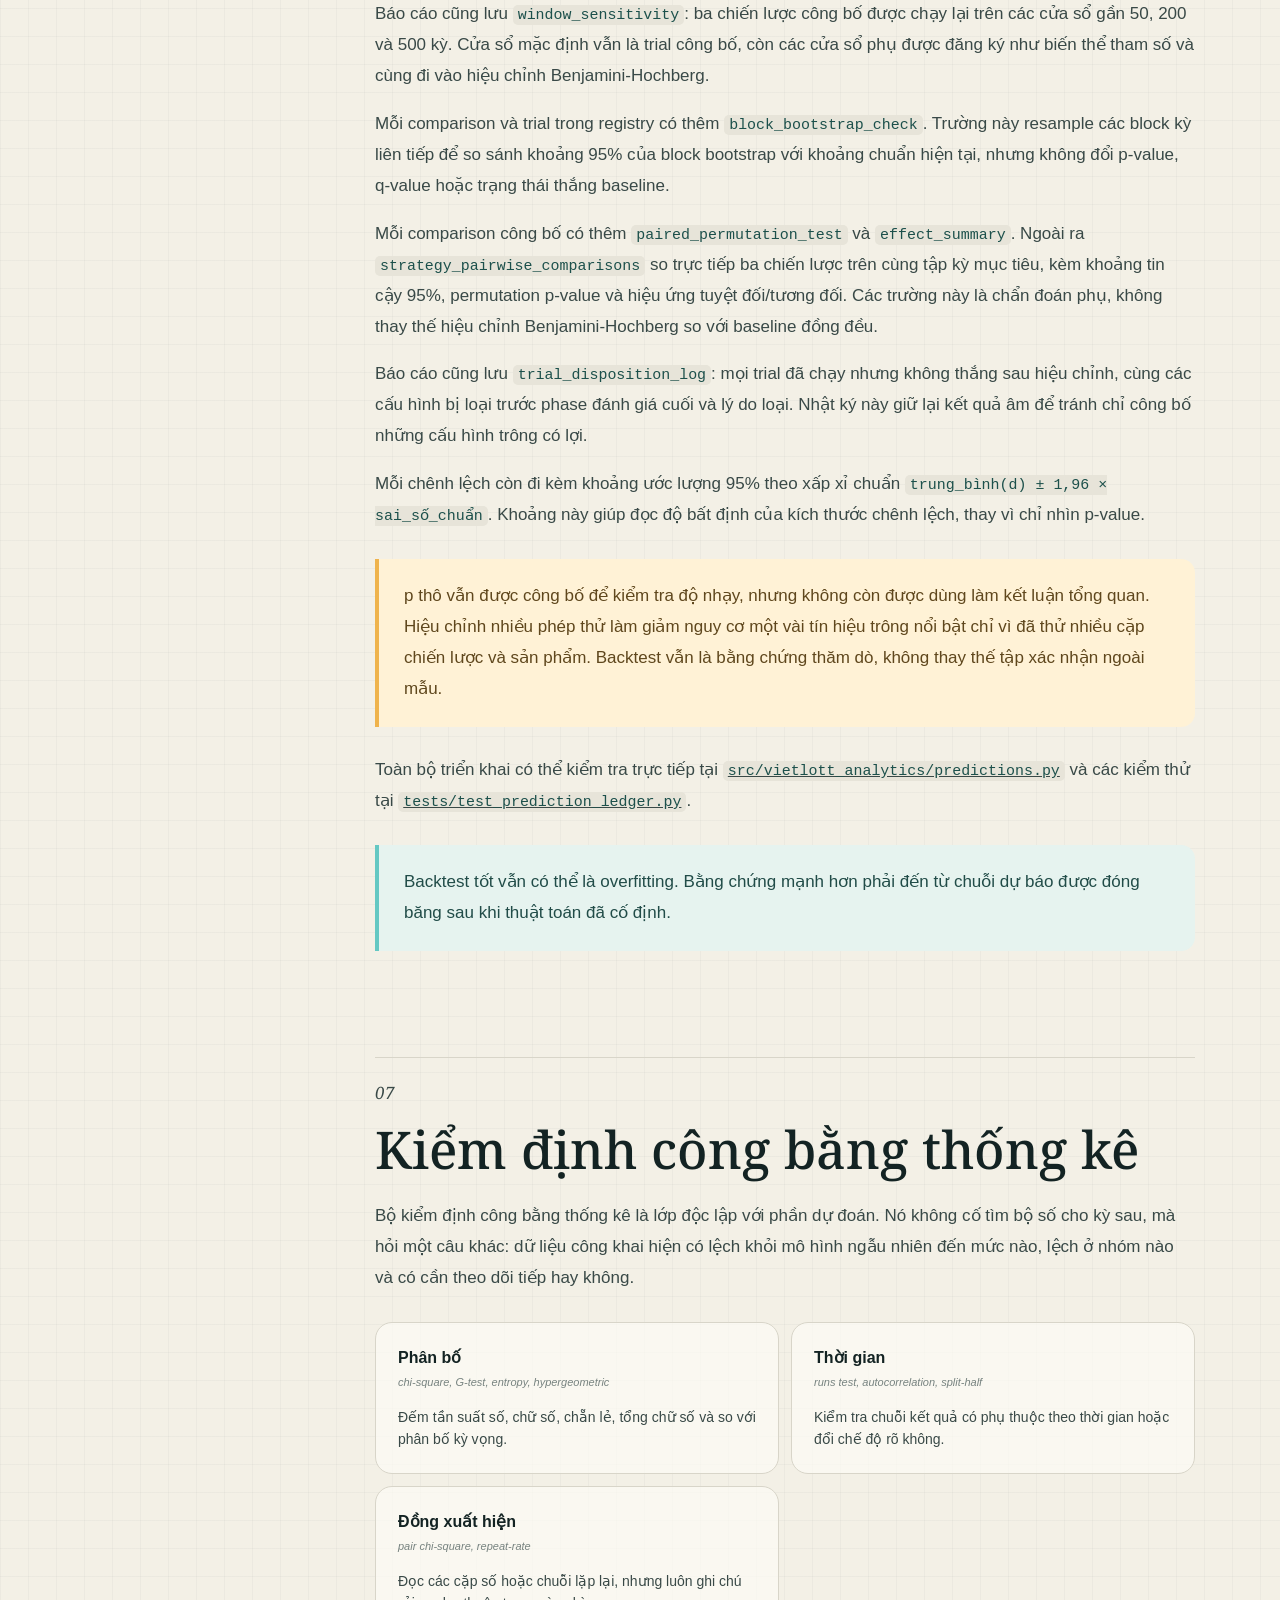
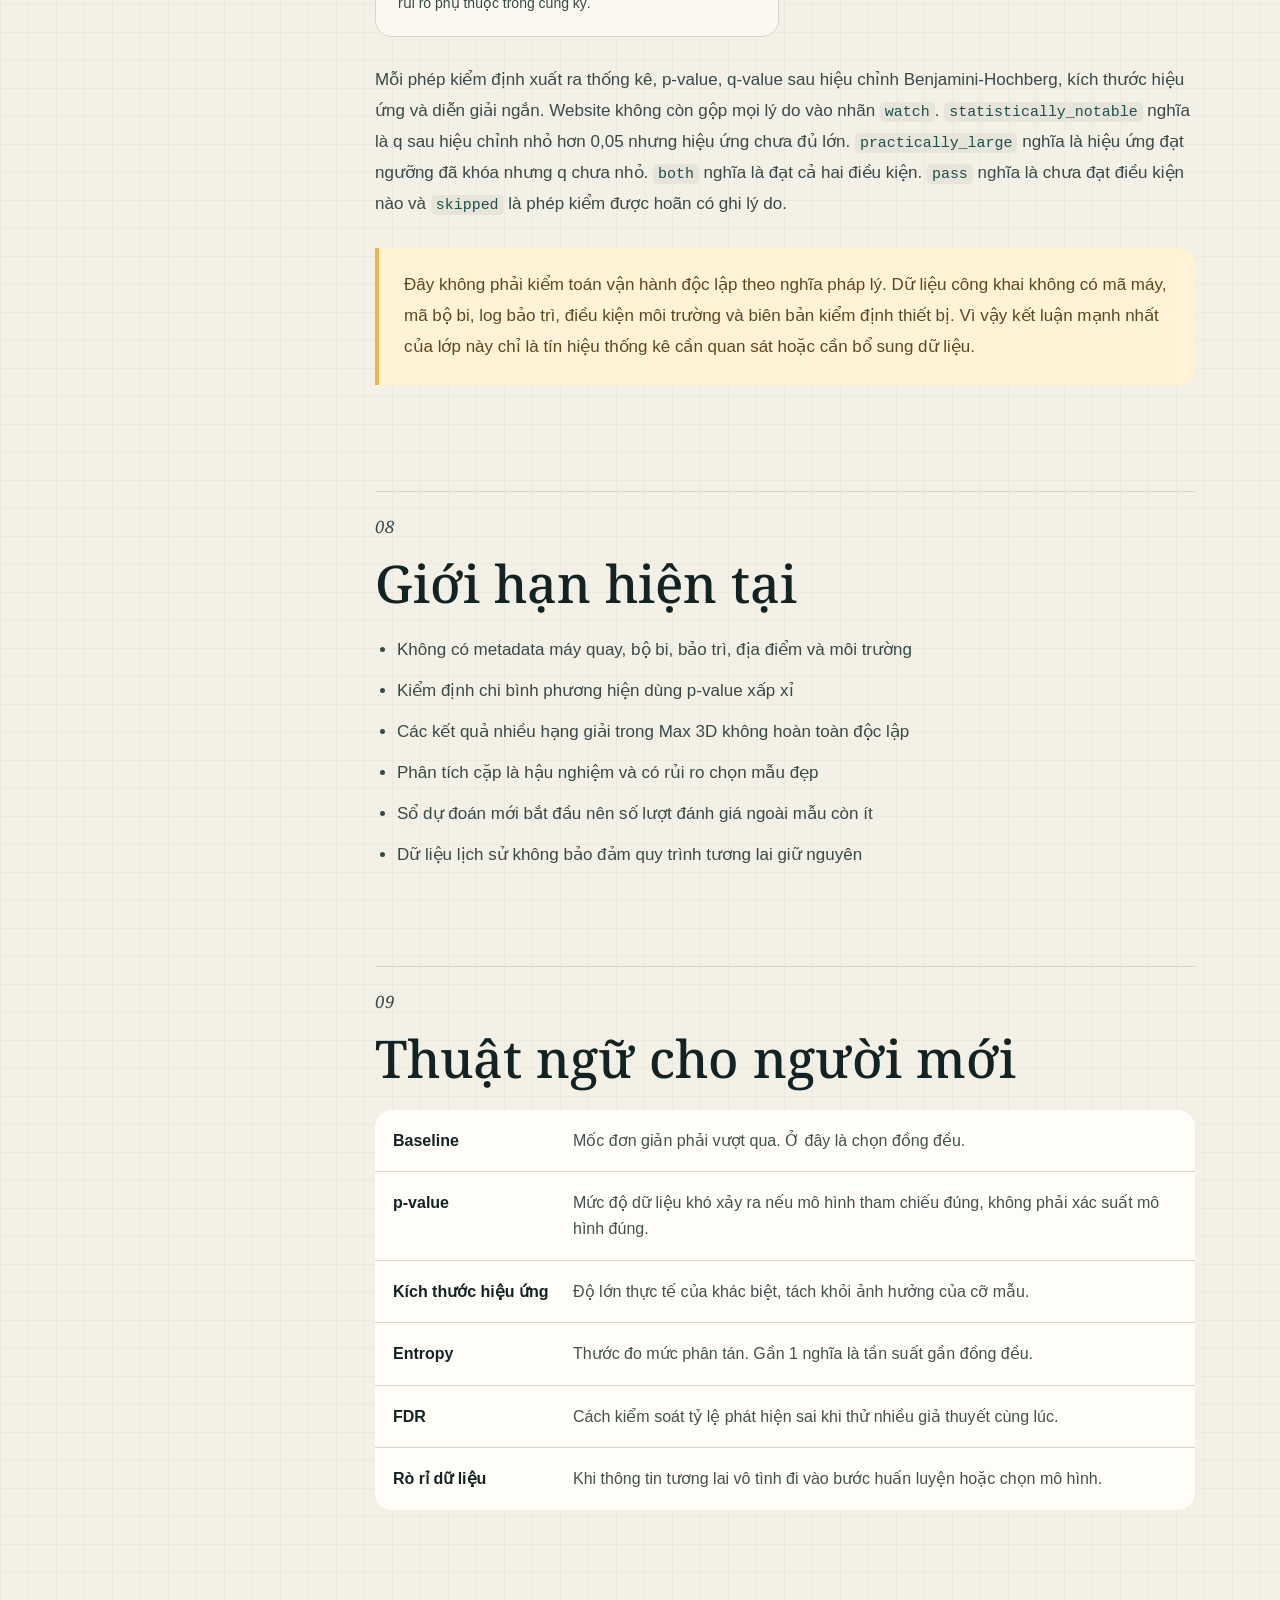
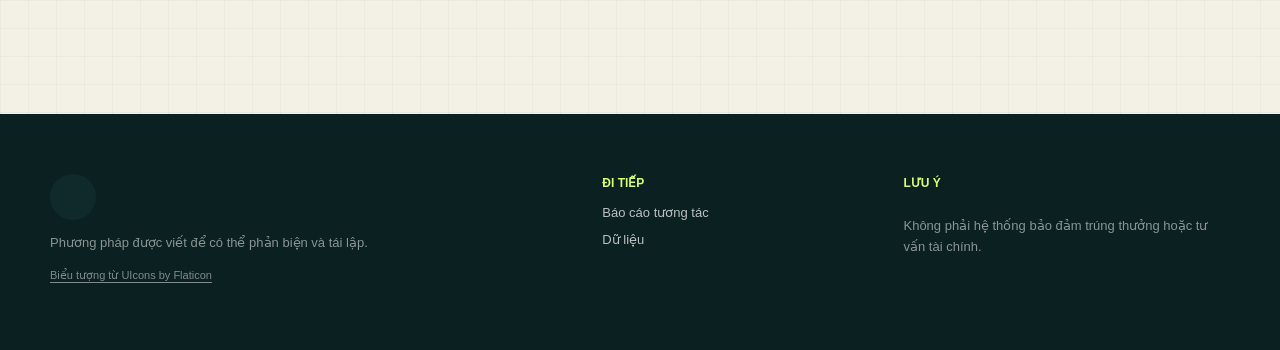
<file: site/phuong-phap.html>
<!doctype html>
<html lang="vi">
<head>
  <meta charset="utf-8">
  <meta name="viewport" content="width=device-width, initial-scale=1">
  <meta name="description" content="Phương pháp thống kê và đánh giá dự đoán của Vietlott Data Research.">
  <meta name="theme-color" content="#102a2b">
  <title>Phương pháp nghiên cứu | Vietlott Data Research</title>
  <link rel="icon" href="assets/favicon.svg?v=20260614-9" type="image/svg+xml">
  <link rel="preconnect" href="https://fonts.googleapis.com">
  <link rel="preconnect" href="https://fonts.gstatic.com" crossorigin>
  <link rel="stylesheet" href="https://fonts.googleapis.com/css2?family=Noto+Serif:ital,wght@0,400;0,500;1,400;1,500&amp;display=swap">
  <link rel="stylesheet" href="https://cdn-uicons.flaticon.com/3.0.0/uicons-regular-rounded/css/uicons-regular-rounded.css">
  <link rel="stylesheet" href="assets/styles.css?v=20260618-6">
</head>
<body>
  <a class="skip-link" href="#main">Bỏ qua điều hướng</a>
  <header class="site-header">
    <a class="brand" href="index.html">
      <span class="brand-mark" aria-hidden="true"><i class="fi fi-rr-crystal-ball"></i></span>
      <span class="brand-copy">Vietlott<br>Data Research</span>
    </a>
    <nav class="site-nav document-nav" aria-label="Điều hướng chính">
      <a href="index.html">Báo cáo</a>
      <a href="phuong-phap.html" aria-current="page">Phương pháp</a>
      <a href="du-lieu.html">Dữ liệu</a>
      <a class="nav-github" href="https://github.com/NhanAZ-Drops/vietlott-data-research">GitHub</a>
    </nav>
  </header>

  <main id="main" class="document-shell">
    <header class="document-hero">
      <p class="eyebrow">Phương pháp phiên bản 1.0.0</p>
      <h1>Đo sai lệch trước khi kể câu chuyện.</h1>
      <p>
        Trang này mô tả cách chọn mẫu, công thức, giả định, quy tắc dự đoán và
        những điều dữ liệu hiện tại không thể kết luận.
      </p>
    </header>

    <div class="document-layout">
      <aside class="document-toc">
        <strong>Mục lục</strong>
        <a href="#cau-hoi">Câu hỏi nghiên cứu</a>
        <a href="#mau">Mẫu phân tích</a>
        <a href="#tan-suat">Tần suất và đồng đều</a>
        <a href="#thoi-gian">Thời gian và mùa vụ</a>
        <a href="#cau-truc">Cấu trúc tổ hợp</a>
        <a href="#du-doan">Dự đoán và backtest</a>
        <a href="#kiem-dinh">Kiểm định công bằng</a>
        <a href="#gioi-han">Giới hạn</a>
        <a href="#thuat-ngu">Thuật ngữ</a>
      </aside>

      <article class="research-article">
        <section id="cau-hoi">
          <p class="article-index">01</p>
          <h2>Câu hỏi nghiên cứu</h2>
          <p>
            Giả thuyết ban đầu là một hệ quay cơ học có thể chịu sai lệch rất nhỏ
            từ khối lượng bi, bề mặt, độ mòn, luồng khí, rung động hoặc môi trường.
            Với trò chơi điện tử, giả thuyết phù hợp hơn là chuỗi số có đáp ứng các
            đặc tính của một quá trình giả ngẫu nhiên hay không.
          </p>
          <div class="hypothesis-grid">
            <div>
              <strong>H0</strong>
              <p>Tần suất biên phù hợp với mô hình đồng đều trong giới hạn sai số lấy mẫu.</p>
            </div>
            <div>
              <strong>H1</strong>
              <p>Có sai lệch đủ lớn, ổn định và lặp lại ngoài mẫu để bác bỏ H0.</p>
            </div>
          </div>
          <p class="callout">
            Một hệ vật lý có thể tất định ở cấp vi mô nhưng vẫn không dự đoán được
            trong thực tế. "Không ngẫu nhiên tuyệt đối" không đồng nghĩa "có lợi thế dự báo".
          </p>
          <p class="callout evidence">
            <strong>Kết luận hiện tại của dự án</strong>
            Các bài thử trên dữ liệu quá khứ chưa cho thấy chiến lược đang công bố
            vượt cách chọn ngẫu nhiên một cách đáng tin cậy. Vì vậy dự án hiện không
            có bằng chứng để khuyên ưu tiên bất kỳ bộ số nào.
          </p>
        </section>

        <section id="mau">
          <p class="article-index">02</p>
          <h2>Mẫu phân tích và chất lượng dữ liệu</h2>
          <p>
            Mỗi phép phân tích mặc định chỉ dùng bản ghi có
            <code>draw_status=confirmed</code>. Các kỳ chưa được xác nhận vẫn được giữ
            để kiểm toán nhưng bị loại khỏi mẫu. Khóa kỳ quay là cặp
            <code>(product, draw_id)</code>.
          </p>
          <ul class="research-list">
            <li>Kiểm tra miền số, số lượng phần tử và tính duy nhất theo luật trò chơi</li>
            <li>Loại bản ghi trùng và kiểm tra giải thưởng mồ côi</li>
            <li>Giữ nguồn, thời điểm đọc và URL kỳ quay để truy vết</li>
            <li>Phân biệt nguồn chính thức với bản ghi chờ đối chiếu</li>
            <li>Không tự suy diễn rằng một mã kỳ phải tồn tại chỉ vì nằm giữa hai mã khác</li>
          </ul>
        </section>

        <section id="tan-suat">
          <p class="article-index">03</p>
          <h2>Tần suất, khoảng tin cậy và đồng đều</h2>
          <p>
            Với trò chơi chọn <em>k</em> số từ <em>N</em> số, xác suất biên của một số
            cụ thể trong mỗi kỳ là <code>p = k / N</code>. Sau <em>n</em> kỳ, số lần
            xuất hiện kỳ vọng là <code>E = n × p</code>.
          </p>
          <div class="formula-card">
            <span>Độ lệch chuẩn hóa</span>
            <strong>z = (quan sát - n × p) / √(n × p × (1 - p))</strong>
          </div>
          <p>
            Mỗi số còn có khoảng tin cậy Wilson 95%. Khi kiểm tra đồng thời nhiều
            số, báo cáo dùng Benjamini-Hochberg để kiểm soát tỷ lệ phát hiện sai.
            Giá trị p thô không được dùng một mình để gắn nhãn "bất thường".
          </p>
          <h3>Kiểm định chi bình phương</h3>
          <p>
            Tổng thể tần suất được so với phân phối đồng đều bằng thống kê chi bình
            phương. Vì dữ liệu chọn không hoàn lại làm các số trong cùng kỳ phụ thuộc,
            giá trị p trên web là xấp xỉ mô tả. Cohen's w được báo cùng để đo độ lớn.
          </p>
          <div class="scale-table">
            <div><span>w &lt; 0,05</span><strong>Rất nhỏ</strong></div>
            <div><span>0,05 đến 0,10</span><strong>Nhỏ</strong></div>
            <div><span>0,10 đến 0,30</span><strong>Vừa</strong></div>
            <div><span>w ≥ 0,30</span><strong>Lớn</strong></div>
          </div>
          <h3>Entropy chuẩn hóa</h3>
          <p>
            Entropy bằng 1 khi tần suất hoàn toàn đều. Giá trị gần 1 không chứng minh
            cơ chế hoàn hảo, nhưng cho thấy phân bố biên khó phân biệt với đồng đều.
          </p>
        </section>

        <section id="thoi-gian">
          <p class="article-index">04</p>
          <h2>Độ vắng, thời gian và mùa vụ</h2>
          <p>
            "Lâu chưa xuất hiện" được đo bằng số kỳ quay, không chỉ bằng ngày lịch.
            Cách này không làm Keno có vẻ vắng lâu hơn hoặc ngắn hơn chỉ vì lịch quay
            dày hơn sản phẩm khác.
          </p>
          <p>
            Tần suất theo tháng và theo thứ trong tuần luôn được chia cho số kỳ thực tế
            trong từng nhóm. Biểu đồ tháng vẫn chỉ là mô tả mùa vụ. Phép kiểm thời tiết
            riêng sử dụng dữ liệu tái phân tích ERA5-Land theo địa điểm quay và ngày quay.
          </p>
          <p>
            Repo ghi nhận Trung tâm Quay số tại số 23 Lạc Trung đến ngày 21/01/2025 và
            tại số 18 Tam Trinh từ ngày 22/01/2025 theo thông báo chính thức của Vietlott.
            Mỗi ngày chỉ tạo một mẫu phân tích, kể cả khi Keno có nhiều kỳ trong ngày.
          </p>
          <p>
            Thông báo năm 2025 xác nhận Lạc Trung là địa điểm ngay trước khi chuyển.
            Repo tạm áp dụng địa điểm này ngược đến ngày đầu dataset vì chưa tìm thấy
            thông báo đổi địa điểm cũ hơn. Đây là giả định có ghi dấu và phải sửa nếu
            xuất hiện nguồn lịch sử chính xác hơn.
          </p>
          <div class="callout warning">
            Dữ liệu này đo thời tiết ngoài trời theo ô lưới khoảng 11 km, không phải nhiệt
            độ trong phòng quay. Phép kiểm đã trừ trung bình trong cùng tháng-năm và địa
            điểm, nhưng vẫn chưa kiểm soát được điều hòa, máy quay, bộ bi, bảo trì hoặc
            luồng khí. Kết quả chỉ dùng để sàng lọc giả thuyết, không kết luận nhân quả.
          </div>
        </section>

        <section id="cau-truc">
          <p class="article-index">05</p>
          <h2>Cấu trúc tổ hợp và vị trí</h2>
          <p>
            Báo cáo theo dõi tổng, độ trải, chẵn lẻ, số cặp liên tiếp, cặp đồng xuất
            hiện và phân bố theo vị trí. Với Mega, Power, Lotto và Keno, kết quả được
            công bố theo thứ tự tăng dần. Vì vậy "vị trí 1" là số nhỏ nhất của tổ hợp,
            không phải viên bi ra khỏi máy đầu tiên.
          </p>
          <p>
            Mỗi tổ hợp cụ thể hợp lệ có cùng xác suất trong mô hình đồng đều. Một dãy
            như 01-02-03-04-05-06 không ít khả năng hơn một dãy cụ thể nhìn lộn xộn.
            Nhóm "các dãy dễ nhận ra" nhỏ hơn rất nhiều so với nhóm "các dãy trông ngẫu nhiên",
            nên trực giác thường so sánh hai lớp không cùng kích thước.
          </p>
        </section>

        <section id="du-doan">
          <p class="article-index">06</p>
          <h2>Dự đoán, mốc so sánh và chống nhìn trước đáp án</h2>
          <p>
            Website công bố ba cách chọn cho mỗi sản phẩm đang hoạt động. Tên phổ
            thông được đặt trước, tên kỹ thuật được giữ trong ngoặc để người đọc
            có thể tra cứu và tái lập.
          </p>
          <div class="strategy-list">
            <article>
              <strong>Chọn ngẫu nhiên có thể lặp lại</strong>
              <span>uniform seeded baseline</span>
              <p>Đây là mốc so sánh công bằng. Một mã số giúp lần sau tạo lại đúng bộ số đã chọn.</p>
            </article>
            <article>
              <strong>Ưu tiên số nổi bật gần đây</strong>
              <span>recent frequency</span>
              <p>Xếp hạng các số xuất hiện lệch nhiều trong 200 kỳ gần nhất, hoặc 1.000 kỳ với Keno.</p>
            </article>
            <article>
              <strong>Kết hợp ba dấu hiệu lịch sử</strong>
              <span>balanced signal</span>
              <p>Gộp tần suất gần đây, toàn bộ lịch sử và số kỳ vắng mặt theo trọng số cố định.</p>
            </article>
          </div>
          <div class="formula-card">
            <span>Điểm cân bằng cho tập số</span>
            <strong>0,55 × z_gần - 0,25 × z_toàn_kỳ + 0,12 × độ_vắng_chuẩn_hóa</strong>
          </div>
          <h3>Sổ sự kiện bất biến</h3>
          <p>
            File <code>predictions/ledger.jsonl</code> là sổ append-only. Sự kiện
            <code>prediction</code> ghi dự báo trước. Khi có kỳ mới, chương trình thêm
            một sự kiện <code>evaluation</code> tham chiếu dự báo cũ, thay vì sửa dòng cũ.
          </p>
          <h3>Quy tắc chấm đúng, gần đúng và sai</h3>
          <p>
            Đúng toàn bộ nghĩa là mọi số chính, số đặc biệt hoặc mọi vị trí chữ số
            đều khớp. Gần đúng chỉ khi thiếu đúng một thành phần so với dự đoán đầy
            đủ. Các trường hợp còn lại tính là sai, nhưng báo cáo vẫn lưu chính xác
            số lượng số hoặc vị trí đã trùng để không làm mất thông tin.
          </p>
          <h3>Baseline của sổ dự đoán ngoài mẫu</h3>
          <p>
            Mỗi lượt đã chấm có xác suất nền riêng cho đúng toàn bộ, gần đúng và
            điểm kỳ vọng theo cùng sản phẩm. Website công bố khoảng dự đoán 95%
            bằng phân phối Poisson-binomial, không gộp tỷ lệ giữa các trò chơi có
            không gian kết quả khác nhau. Một chiến lược chỉ được công bố có lợi
            thế so với nền sau khi đủ cỡ mẫu tối thiểu và vượt phép so sánh cặp
            trên cùng kỳ đích.
          </p>
          <h3>Thử lại theo dòng thời gian</h3>
          <p>
            Cách này còn gọi là walk-forward backtest. Tại kỳ kiểm tra <em>t</em>,
            phương pháp chỉ được dùng dữ liệu trước <em>t</em>. Mỗi dự báo được so
            với điểm kỳ vọng chính xác của cách chọn đồng đều. Cách tính này loại bỏ
            nhiễu do vô tình lấy một mẫu baseline may hoặc rủi hơn bình thường.
          </p>
          <h3>Backtest đang chạy chính xác những gì</h3>
          <ol class="research-list">
            <li>
              Tập số như Mega, Power, Lotto và Keno dùng tối đa 1.000 kỳ kiểm tra,
              riêng Keno tối đa 5.000 kỳ. Mốc huấn luyện ban đầu được tính từ
              <code>min(200, max(30, một phần ba lịch sử))</code>. Nếu cần giới hạn
              số kỳ kiểm tra, phần lịch sử cũ hơn được giữ làm dữ liệu huấn luyện,
              nên số kỳ thật trước lần kiểm tra đầu có thể lớn hơn mốc này.
            </li>
            <li>
              Trò chơi theo chuỗi chữ số dùng tối đa 1.000 kỳ kiểm tra, riêng
              Bingo18 tối đa 5.000 kỳ. Mốc huấn luyện ban đầu dùng công thức tương
              tự nhưng chặn trên ở 100 kỳ. Số kỳ thật trước lần kiểm tra đầu cũng
              có thể lớn hơn khi cửa sổ kiểm tra bị giới hạn.
            </li>
            <li>
              Sau khi dự đoán và chấm kỳ <em>t</em>, kết quả thật của kỳ đó mới
              được thêm vào bộ đếm. Vì vậy dữ liệu tương lai không đi ngược vào
              bước tạo dự đoán.
            </li>
            <li>
              Cửa sổ walk-forward được tách theo thời gian: nửa đầu là phase
              chọn/khóa công thức, nửa sau là phase đánh giá cuối. Các số liệu
              <code>samples</code>, <code>target_scope</code>, baseline và comparison
              công bố chỉ dùng phase đánh giá cuối.
            </li>
          </ol>
          <h3>Công thức cho sản phẩm chọn tập số</h3>
          <p>
            Với mỗi số, chương trình tính độ lệch chuẩn hóa
            <code>z = (số lần xuất hiện - số lần kỳ vọng) / độ lệch chuẩn kỳ vọng</code>
            trên toàn lịch sử, cửa sổ gần và 50 kỳ gần nhất. Cửa sổ gần là 200 kỳ,
            riêng Keno là 500 kỳ trong backtest hiện tại.
          </p>
          <div class="formula-card">
            <span>Kết hợp ba dấu hiệu</span>
            <strong>0,40 × z_ngắn + 0,30 × z_gần - 0,15 × z_dài + 0,15 × (độ_vắng - 1)</strong>
          </div>
          <div class="formula-card">
            <span>Tần suất cửa sổ gần</span>
            <strong>0,60 × z_ngắn + 0,40 × z_gần</strong>
          </div>
          <div class="formula-card">
            <span>Tín hiệu kiểm định công bằng</span>
            <strong>0,45 × nóng_dài + 0,25 × gần + 0,15 × ngắn + 0,15 × áp_lực_cặp</strong>
          </div>
          <p>
            Các tín hiệu của phương pháp kiểm định được chặn trong đoạn từ -4 đến
            4 để một giá trị cực đoan không chi phối toàn bộ điểm. Áp lực cặp là
            trung bình của tối đa năm độ lệch đồng xuất hiện dương mạnh nhất liên
            quan tới số đó. Thuật toán chọn lần lượt số có điểm cao nhất và cộng
            thêm <code>0,12 × thưởng_cặp</code> với các số đã chọn.
          </p>
          <h3>Công thức cho sản phẩm theo vị trí chữ số</h3>
          <p>
            Mỗi vị trí được chấm riêng. Chiến lược cân bằng dùng
            <code>0,40 × z_ngắn + 0,30 × z_gần - 0,20 × z_dài</code>.
            Chiến lược tần suất gần dùng
            <code>0,60 × z_ngắn + 0,40 × z_gần</code>.
            Chiến lược kiểm định dùng
            <code>0,45 × nóng_dài + 0,35 × gần + 0,20 × ngắn</code>.
            Chữ số có điểm cao nhất ở từng vị trí tạo thành chuỗi dự đoán.
          </p>
          <h3>Baseline, điểm số và phép kiểm</h3>
          <p>
            Với tập số, baseline dùng kỳ vọng và phân bố siêu bội chính xác. Nếu
            chọn <em>k</em> số trong <em>N</em> số thì số trùng kỳ vọng mỗi kỳ là
            <code>k² / N</code>. Với chuỗi chữ số, chương trình đếm toàn bộ chuỗi
            hợp lệ và tính điểm tốt nhất kỳ vọng trước các kết quả thật của từng kỳ.
            Vì vậy baseline backtest không phụ thuộc seed hoặc phiên bản mô hình.
          </p>
          <p>
            Với tập số, điểm là số lượng số chính trùng kết quả. Số đặc biệt chưa
            được tính trong backtest hiện tại. Với chuỗi chữ số, điểm là số vị trí
            khớp nhiều nhất giữa dự đoán và các kết quả công bố trong kỳ. Tại mỗi
            kỳ, chương trình tính <code>d = điểm_chiến_lược - điểm_kỳ_vọng_đồng_đều</code>.
          </p>
          <div class="formula-card">
            <span>Kiểm định chênh lệch ghép cặp</span>
            <strong>z = trung_bình(d) / (độ_lệch_chuẩn(d) / √n)</strong>
          </div>
          <p>
            p-value hai phía được xấp xỉ bằng phân bố chuẩn. Toàn bộ p-value của ba
            chiến lược công bố và các biến thể tham số đã đăng ký/thử trên mọi sản
            phẩm sau đó được hiệu chỉnh Benjamini-Hochberg.
            Một chiến lược chỉ được đánh dấu vượt baseline khi trung bình chênh lệch
            dương và <code>q toàn hệ thống &lt; 0,05</code>. Ba chiến lược ứng viên là
            "Kết hợp ba dấu hiệu", "Tần suất cửa sổ gần" và
            "Tín hiệu kiểm định công bằng".
          </p>
          <p>
            Báo cáo cũng lưu <code>window_sensitivity</code>: ba chiến lược công bố
            được chạy lại trên các cửa sổ gần 50, 200 và 500 kỳ. Cửa sổ mặc định
            vẫn là trial công bố, còn các cửa sổ phụ được đăng ký như biến thể tham
            số và cùng đi vào hiệu chỉnh Benjamini-Hochberg.
          </p>
          <p>
            Mỗi comparison và trial trong registry có thêm
            <code>block_bootstrap_check</code>. Trường này resample các block kỳ
            liên tiếp để so sánh khoảng 95% của block bootstrap với khoảng chuẩn
            hiện tại, nhưng không đổi p-value, q-value hoặc trạng thái thắng baseline.
          </p>
          <p>
            Mỗi comparison công bố có thêm <code>paired_permutation_test</code> và
            <code>effect_summary</code>. Ngoài ra
            <code>strategy_pairwise_comparisons</code> so trực tiếp ba chiến lược trên
            cùng tập kỳ mục tiêu, kèm khoảng tin cậy 95%, permutation p-value và hiệu
            ứng tuyệt đối/tương đối. Các trường này là chẩn đoán phụ, không thay thế
            hiệu chỉnh Benjamini-Hochberg so với baseline đồng đều.
          </p>
          <p>
            Báo cáo cũng lưu <code>trial_disposition_log</code>: mọi trial đã chạy
            nhưng không thắng sau hiệu chỉnh, cùng các cấu hình bị loại trước phase
            đánh giá cuối và lý do loại. Nhật ký này giữ lại kết quả âm để tránh
            chỉ công bố những cấu hình trông có lợi.
          </p>
          <p>
            Mỗi chênh lệch còn đi kèm khoảng ước lượng 95% theo xấp xỉ chuẩn
            <code>trung_bình(d) ± 1,96 × sai_số_chuẩn</code>. Khoảng này giúp đọc
            độ bất định của kích thước chênh lệch, thay vì chỉ nhìn p-value.
          </p>
          <p class="callout warning">
            p thô vẫn được công bố để kiểm tra độ nhạy, nhưng không còn được dùng
            làm kết luận tổng quan. Hiệu chỉnh nhiều phép thử làm giảm nguy cơ một
            vài tín hiệu trông nổi bật chỉ vì đã thử nhiều cặp chiến lược và sản phẩm.
            Backtest vẫn là bằng chứng thăm dò, không thay thế tập xác nhận ngoài mẫu.
          </p>
          <p>
            Toàn bộ triển khai có thể kiểm tra trực tiếp tại
            <a href="https://github.com/NhanAZ-Drops/vietlott-data-research/blob/main/src/vietlott_analytics/predictions.py"><code>src/vietlott_analytics/predictions.py</code></a>
            và các kiểm thử tại
            <a href="https://github.com/NhanAZ-Drops/vietlott-data-research/blob/main/tests/test_prediction_ledger.py"><code>tests/test_prediction_ledger.py</code></a>.
          </p>
          <p class="callout">
            Backtest tốt vẫn có thể là overfitting. Bằng chứng mạnh hơn phải đến từ
            chuỗi dự báo được đóng băng sau khi thuật toán đã cố định.
          </p>
        </section>

        <section id="kiem-dinh">
          <p class="article-index">07</p>
          <h2>Kiểm định công bằng thống kê</h2>
          <p>
            Bộ kiểm định công bằng thống kê là lớp độc lập với phần dự đoán. Nó không cố tìm bộ số
            cho kỳ sau, mà hỏi một câu khác: dữ liệu công khai hiện có lệch khỏi mô hình ngẫu nhiên
            đến mức nào, lệch ở nhóm nào và có cần theo dõi tiếp hay không.
          </p>
          <div class="strategy-list">
            <article>
              <strong>Phân bố</strong>
              <span>chi-square, G-test, entropy, hypergeometric</span>
              <p>Đếm tần suất số, chữ số, chẵn lẻ, tổng chữ số và so với phân bố kỳ vọng.</p>
            </article>
            <article>
              <strong>Thời gian</strong>
              <span>runs test, autocorrelation, split-half</span>
              <p>Kiểm tra chuỗi kết quả có phụ thuộc theo thời gian hoặc đổi chế độ rõ không.</p>
            </article>
            <article>
              <strong>Đồng xuất hiện</strong>
              <span>pair chi-square, repeat-rate</span>
              <p>Đọc các cặp số hoặc chuỗi lặp lại, nhưng luôn ghi chú rủi ro phụ thuộc trong cùng kỳ.</p>
            </article>
          </div>
          <p>
            Mỗi phép kiểm định xuất ra thống kê, p-value, q-value sau hiệu chỉnh Benjamini-Hochberg,
            kích thước hiệu ứng và diễn giải ngắn. Website không còn gộp mọi lý do vào nhãn
            <code>watch</code>. <code>statistically_notable</code> nghĩa là q sau hiệu chỉnh nhỏ
            hơn 0,05 nhưng hiệu ứng chưa đủ lớn. <code>practically_large</code> nghĩa là hiệu ứng
            đạt ngưỡng đã khóa nhưng q chưa nhỏ. <code>both</code> nghĩa là đạt cả hai điều kiện.
            <code>pass</code> nghĩa là chưa đạt điều kiện nào và <code>skipped</code> là phép kiểm
            được hoãn có ghi lý do.
          </p>
          <p class="callout warning">
            Đây không phải kiểm toán vận hành độc lập theo nghĩa pháp lý. Dữ liệu công khai không có
            mã máy, mã bộ bi, log bảo trì, điều kiện môi trường và biên bản kiểm định thiết bị. Vì vậy
            kết luận mạnh nhất của lớp này chỉ là tín hiệu thống kê cần quan sát hoặc cần bổ sung dữ liệu.
          </p>
        </section>

        <section id="gioi-han">
          <p class="article-index">08</p>
          <h2>Giới hạn hiện tại</h2>
          <ul class="research-list">
            <li>Không có metadata máy quay, bộ bi, bảo trì, địa điểm và môi trường</li>
            <li>Kiểm định chi bình phương hiện dùng p-value xấp xỉ</li>
            <li>Các kết quả nhiều hạng giải trong Max 3D không hoàn toàn độc lập</li>
            <li>Phân tích cặp là hậu nghiệm và có rủi ro chọn mẫu đẹp</li>
            <li>Sổ dự đoán mới bắt đầu nên số lượt đánh giá ngoài mẫu còn ít</li>
            <li>Dữ liệu lịch sử không bảo đảm quy trình tương lai giữ nguyên</li>
          </ul>
        </section>

        <section id="thuat-ngu">
          <p class="article-index">09</p>
          <h2>Thuật ngữ cho người mới</h2>
          <dl class="glossary">
            <div><dt>Baseline</dt><dd>Mốc đơn giản phải vượt qua. Ở đây là chọn đồng đều.</dd></div>
            <div><dt>p-value</dt><dd>Mức độ dữ liệu khó xảy ra nếu mô hình tham chiếu đúng, không phải xác suất mô hình đúng.</dd></div>
            <div><dt>Kích thước hiệu ứng</dt><dd>Độ lớn thực tế của khác biệt, tách khỏi ảnh hưởng của cỡ mẫu.</dd></div>
            <div><dt>Entropy</dt><dd>Thước đo mức phân tán. Gần 1 nghĩa là tần suất gần đồng đều.</dd></div>
            <div><dt>FDR</dt><dd>Cách kiểm soát tỷ lệ phát hiện sai khi thử nhiều giả thuyết cùng lúc.</dd></div>
            <div><dt>Rò rỉ dữ liệu</dt><dd>Khi thông tin tương lai vô tình đi vào bước huấn luyện hoặc chọn mô hình.</dd></div>
          </dl>
        </section>
      </article>
    </div>
  </main>

  <footer class="site-footer">
    <div class="shell footer-grid">
      <div>
        <span class="brand-mark" aria-hidden="true"><i class="fi fi-rr-crystal-ball"></i></span>
        <p>Phương pháp được viết để có thể phản biện và tái lập.</p>
        <a class="icon-credit" href="https://www.flaticon.com/free-icon-font/crystal-ball_8034121">Biểu tượng từ UIcons by Flaticon</a>
      </div>
      <div><strong>Đi tiếp</strong><a href="index.html">Báo cáo tương tác</a><a href="du-lieu.html">Dữ liệu</a></div>
      <div><strong>Lưu ý</strong><p>Không phải hệ thống bảo đảm trúng thưởng hoặc tư vấn tài chính.</p></div>
    </div>
  </footer>
</body>
</html>
</file>
<file: site/assets/styles.css>
:root {
  --ink: #132323;
  --ink-soft: #425150;
  --forest: #102a2b;
  --forest-2: #173d3c;
  --cream: #f3f0e6;
  --paper: #fffdf7;
  --line: #d8d5c9;
  --acid: #d9ff70;
  --amber: #efb34c;
  --coral: #ed765f;
  --cyan: #64c8c3;
  --blue: #5e79d7;
  --shadow: 0 20px 55px rgb(16 42 43 / 9%);
  --radius: 22px;
  --shell: min(1180px, calc(100vw - 40px));
  --font-display: "Noto Serif", "Times New Roman", serif;
}

* {
  box-sizing: border-box;
}

[hidden] {
  display: none !important;
}

html {
  scroll-behavior: smooth;
}

section[id] {
  scroll-margin-top: 76px;
}

body {
  margin: 0;
  background:
    linear-gradient(rgb(19 35 35 / 3%) 1px, transparent 1px),
    linear-gradient(90deg, rgb(19 35 35 / 3%) 1px, transparent 1px),
    var(--cream);
  background-size: 28px 28px;
  color: var(--ink);
  font-family: "Aptos", "Segoe UI", Arial, sans-serif;
  line-height: 1.6;
}

button,
input,
select {
  font: inherit;
}

a {
  color: inherit;
}

.skip-link {
  position: fixed;
  z-index: 100;
  top: 12px;
  left: 12px;
  padding: 10px 14px;
  background: var(--acid);
  color: var(--forest);
  transform: translateY(-150%);
}

.skip-link:focus {
  transform: translateY(0);
}

.shell {
  width: var(--shell);
  margin-inline: auto;
}

.site-header {
  position: sticky;
  z-index: 50;
  top: 0;
  display: flex;
  align-items: center;
  justify-content: space-between;
  min-height: 76px;
  padding: 12px max(20px, calc((100vw - 1180px) / 2));
  border-bottom: 1px solid rgb(216 213 201 / 85%);
  background: rgb(243 240 230 / 92%);
  backdrop-filter: blur(18px);
}

.brand {
  display: inline-flex;
  gap: 10px;
  align-items: center;
  color: var(--ink);
  text-decoration: none;
}

.brand-mark {
  display: inline-grid;
  width: 46px;
  height: 46px;
  place-items: center;
  border-radius: 50%;
  background: var(--forest);
  color: var(--acid);
}

.brand-mark i {
  display: block;
  height: 23px;
  font-size: 23px;
  line-height: 1;
}

.brand-copy {
  font-size: 12px;
  font-weight: 800;
  line-height: 1.05;
  letter-spacing: 0.06em;
  text-transform: uppercase;
}

.site-nav {
  display: flex;
  gap: 24px;
  align-items: center;
}

.site-nav a {
  color: var(--ink-soft);
  font-size: 14px;
  font-weight: 700;
  text-decoration: none;
}

.site-nav a:hover {
  color: var(--ink);
}

.site-nav .nav-github {
  padding: 9px 15px;
  border: 1px solid var(--ink);
  border-radius: 999px;
  color: var(--ink);
}

.menu-button {
  display: none;
  border: 0;
  background: transparent;
  color: var(--ink);
  font-weight: 800;
}

.hero {
  display: grid;
  min-height: 690px;
  grid-template-columns: 1.1fr 0.9fr;
  gap: 60px;
  align-items: center;
  padding-block: 92px 74px;
}

.eyebrow,
.panel-kicker {
  margin: 0 0 12px;
  color: #426a66;
  font-size: 12px;
  font-weight: 900;
  letter-spacing: 0.16em;
  text-transform: uppercase;
}

.hero h1,
.section-heading h2,
.product-masthead h2,
.closing blockquote {
  font-family: var(--font-display);
  font-kerning: normal;
  text-wrap: balance;
}

.hero h1 {
  max-width: 760px;
  margin: 0;
  font-size: clamp(48px, 6vw, 82px);
  font-weight: 500;
  line-height: 0.96;
  letter-spacing: normal;
}

.hero h1 span {
  color: #54716d;
  font-style: italic;
}

.hero-lead {
  max-width: 660px;
  margin: 34px 0 0;
  color: var(--ink-soft);
  font-size: 19px;
  line-height: 1.65;
}

.hero-actions {
  display: flex;
  gap: 12px;
  margin-top: 34px;
}

.button {
  display: inline-flex;
  min-height: 48px;
  align-items: center;
  justify-content: center;
  padding: 0 20px;
  border-radius: 999px;
  font-size: 14px;
  font-weight: 900;
  text-decoration: none;
}

.button-primary {
  background: var(--forest);
  color: var(--paper);
}

.button-primary:hover {
  background: var(--forest-2);
}

.button-quiet {
  border: 1px solid var(--line);
  background: rgb(255 253 247 / 55%);
}

.hero-figure {
  position: relative;
  min-height: 480px;
  overflow: hidden;
  border-radius: 46% 54% 38% 62% / 55% 44% 56% 45%;
  background:
    radial-gradient(circle at 67% 30%, rgb(217 255 112 / 88%) 0 4%, transparent 4.5%),
    radial-gradient(circle at 24% 70%, rgb(100 200 195 / 48%) 0 7%, transparent 7.5%),
    var(--forest);
  box-shadow: var(--shadow);
  color: var(--paper);
}

.hero-figure::before {
  position: absolute;
  inset: 13%;
  border: 1px dashed rgb(255 255 255 / 25%);
  border-radius: 50%;
  content: "";
}

.orbit {
  position: absolute;
  border: 1px solid rgb(255 255 255 / 14%);
  border-radius: 50%;
}

.orbit-one {
  inset: 25%;
}

.orbit-two {
  inset: 37%;
}

.hero-number {
  position: absolute;
  top: 50%;
  left: 50%;
  display: flex;
  flex-direction: column;
  text-align: center;
  transform: translate(-50%, -50%);
}

.hero-number strong {
  color: var(--acid);
  font-size: clamp(44px, 5.5vw, 76px);
  line-height: 1;
  letter-spacing: -0.06em;
}

.hero-number span {
  margin-top: 8px;
  color: rgb(255 255 255 / 65%);
  font-size: 12px;
  font-weight: 800;
  letter-spacing: 0.11em;
  text-transform: uppercase;
}

.hero-badge {
  position: absolute;
  display: flex;
  min-width: 130px;
  gap: 8px;
  align-items: center;
  padding: 12px 15px;
  border: 1px solid rgb(255 255 255 / 15%);
  border-radius: 16px;
  background: rgb(255 255 255 / 10%);
  box-shadow: 0 14px 32px rgb(0 0 0 / 14%);
  font-size: 12px;
  backdrop-filter: blur(12px);
}

.hero-badge strong {
  color: var(--acid);
  font-size: 19px;
}

.hero-badge-a {
  top: 18%;
  left: 10%;
}

.hero-badge-b {
  right: 7%;
  bottom: 20%;
}

.hero-badge-c {
  bottom: 9%;
  left: 21%;
}

.hero-badge-c span,
.hero-badge-b span {
  color: rgb(255 255 255 / 65%);
}

.status-dot {
  width: 9px;
  height: 9px;
  border-radius: 50%;
  background: var(--acid);
  box-shadow: 0 0 0 5px rgb(217 255 112 / 13%);
}

.quick-read {
  padding-block: 80px 96px;
}

.section-heading {
  display: flex;
  gap: 50px;
  align-items: end;
  justify-content: space-between;
  margin-bottom: 32px;
}

.section-heading.compact {
  display: block;
}

.section-heading h2 {
  max-width: 780px;
  margin: 0;
  font-size: clamp(38px, 5vw, 62px);
  font-weight: 500;
  line-height: 1.08;
  letter-spacing: normal;
}

.section-heading > p {
  max-width: 430px;
  margin: 0;
  color: var(--ink-soft);
}

.principle-grid {
  display: grid;
  grid-template-columns: repeat(3, 1fr);
  gap: 16px;
}

.principle-card {
  position: relative;
  min-height: 270px;
  padding: 30px;
  overflow: hidden;
  border: 1px solid var(--line);
  border-radius: var(--radius);
  background: rgb(255 253 247 / 72%);
}

.principle-card h3 {
  max-width: 250px;
  margin: 74px 0 10px;
  font-size: 23px;
  line-height: 1.15;
}

.principle-card p {
  margin: 0;
  color: var(--ink-soft);
}

.principle-index {
  position: absolute;
  top: 22px;
  right: 24px;
  color: #9aa39c;
  font-family: var(--font-display);
  font-size: 28px;
  font-style: italic;
}

.principle-card::after {
  position: absolute;
  top: 28px;
  left: 28px;
  width: 34px;
  height: 34px;
  border: 8px solid var(--acid);
  border-radius: 50%;
  content: "";
}

.principle-card:nth-child(2)::after {
  border-color: var(--cyan);
}

.principle-card:nth-child(3)::after {
  border-color: var(--amber);
}

.project-stance {
  padding-bottom: 110px;
}

.stance-intro {
  display: grid;
  grid-template-columns: 1.15fr 0.85fr;
  gap: 80px;
  align-items: end;
  padding-top: 46px;
  border-top: 1px solid var(--line);
}

.stance-intro .eyebrow {
  grid-column: 1 / -1;
  margin-bottom: -58px;
}

.stance-intro h2 {
  margin: 0;
  font-family: var(--font-display);
  font-size: clamp(38px, 4.8vw, 62px);
  font-weight: 500;
  line-height: 1.08;
  letter-spacing: normal;
}

.stance-intro > p:last-child {
  margin: 0;
  color: var(--ink-soft);
  font-size: 17px;
}

.stance-verdict {
  display: grid;
  grid-template-columns: 0.7fr 0.55fr 1.4fr;
  gap: 24px;
  align-items: center;
  margin-top: 38px;
  padding: 26px 30px;
  border-radius: 20px;
  background: var(--forest);
  color: var(--paper);
}

.stance-verdict > span {
  color: rgb(255 255 255 / 58%);
  font-size: 11px;
  font-weight: 850;
  letter-spacing: 0.08em;
  text-transform: uppercase;
}

.stance-verdict strong {
  color: var(--acid);
  font-size: 34px;
  letter-spacing: -0.035em;
}

.stance-verdict p {
  margin: 0;
  color: rgb(255 255 255 / 76%);
}

.backtest-method-revision {
  display: grid;
  grid-column: 1 / -1;
  grid-template-columns: minmax(220px, 0.8fr) minmax(0, 1.2fr);
  gap: 20px;
  align-items: center;
  padding: 14px 16px;
  border: 1px solid rgb(207 255 77 / 30%);
  border-radius: 14px;
  background: rgb(207 255 77 / 8%);
}

.stance-verdict .backtest-method-revision strong {
  color: var(--acid);
  font-size: 13px;
  line-height: 1.35;
  letter-spacing: 0;
}

.backtest-method-revision span {
  color: rgb(255 255 255 / 72%);
  font-size: 12px;
  line-height: 1.5;
}

.backtest-overview-details {
  grid-column: 1 / -1;
  border-top: 1px solid rgb(255 255 255 / 16%);
}

.backtest-overview-details summary {
  display: flex;
  align-items: center;
  justify-content: space-between;
  gap: 18px;
  padding-top: 20px;
  color: var(--paper);
  cursor: pointer;
  font-weight: 800;
}

.backtest-overview-details summary small {
  color: rgb(255 255 255 / 58%);
  font-size: 11px;
  font-weight: 700;
}

.backtest-overview-list {
  display: grid;
  gap: 8px;
  margin-top: 18px;
}

.backtest-overview-note {
  padding: 14px 16px;
  border-radius: 14px;
  background: rgb(255 255 255 / 7%);
  font-size: 12px;
  line-height: 1.6;
}

.backtest-overview-row {
  display: grid;
  grid-template-columns: minmax(190px, 0.75fr) minmax(0, 1.25fr);
  gap: 20px;
  padding: 15px 16px;
  border: 1px solid rgb(255 255 255 / 12%);
  border-radius: 14px;
  background: rgb(255 255 255 / 5%);
}

.backtest-overview-row.has-winner {
  border-color: rgb(207 255 77 / 48%);
  background: rgb(207 255 77 / 8%);
}

.backtest-overview-row > div,
.backtest-overview-row li {
  display: grid;
  gap: 3px;
}

.backtest-overview-row > div > span,
.backtest-overview-row li span {
  color: rgb(255 255 255 / 64%);
  font-size: 10px;
  font-weight: 850;
  letter-spacing: 0.06em;
  text-transform: uppercase;
}

.backtest-overview-row > div > strong {
  color: var(--paper);
  font-size: 14px;
}

.backtest-overview-row small {
  color: rgb(255 255 255 / 58%);
  font-size: 11px;
}

.backtest-overview-row ul {
  display: grid;
  grid-template-columns: repeat(2, minmax(0, 1fr));
  gap: 8px;
  margin: 0;
  padding: 0;
  list-style: none;
}

.backtest-overview-row li {
  padding: 10px 12px;
  border-radius: 10px;
  background: rgb(0 0 0 / 14%);
}

.backtest-overview-row li strong {
  color: var(--paper);
  font-size: 17px;
}

.backtest-overview-row li.is-winner strong {
  color: var(--acid);
}

.stance-grid {
  display: grid;
  grid-template-columns: repeat(3, 1fr);
  gap: 12px;
  margin-top: 12px;
}

.stance-grid article {
  min-height: 225px;
  padding: 25px;
  border: 1px solid var(--line);
  border-radius: 18px;
  background: rgb(255 253 247 / 68%);
}

.stance-grid span {
  display: block;
  margin-bottom: 45px;
  color: #5c716e;
  font-size: 10px;
  font-weight: 850;
  letter-spacing: 0.1em;
  text-transform: uppercase;
}

.stance-grid strong {
  display: block;
  font-size: 20px;
  line-height: 1.25;
}

.stance-grid p {
  margin: 10px 0 0;
  color: var(--ink-soft);
  font-size: 13px;
}

.stance-disclaimer {
  margin: 18px 0 0;
  padding-left: 16px;
  border-left: 3px solid var(--coral);
  color: #6f514b;
  font-size: 13px;
}

.data-ribbon {
  border-block: 1px solid rgb(255 255 255 / 12%);
  background: var(--forest);
  color: var(--paper);
}

.data-ribbon-inner {
  display: grid;
  grid-template-columns: repeat(4, 1fr);
}

.data-ribbon-inner > div {
  display: flex;
  min-height: 126px;
  flex-direction: column;
  justify-content: center;
  padding: 24px;
  border-left: 1px solid rgb(255 255 255 / 12%);
}

.data-ribbon-inner > div:last-child {
  border-right: 1px solid rgb(255 255 255 / 12%);
}

.data-ribbon span {
  color: rgb(255 255 255 / 58%);
  font-size: 12px;
  font-weight: 800;
  letter-spacing: 0.11em;
  text-transform: uppercase;
}

.data-ribbon strong {
  color: var(--acid);
  font-size: 29px;
}

.audit-overview {
  padding-block: 100px 0;
}

.audit-summary-grid {
  display: grid;
  grid-template-columns: repeat(3, 1fr);
  gap: 14px;
}

.audit-summary-grid article,
.audit-conclusion-card {
  border: 1px solid var(--line);
  border-radius: 24px;
  background: rgb(255 253 247 / 68%);
  box-shadow: var(--shadow);
}

.audit-summary-grid article {
  padding: 24px;
}

.audit-summary-grid span,
.audit-conclusion-card span,
.audit-mini-grid span {
  display: block;
  color: #426a66;
  font-size: 11px;
  font-weight: 900;
  letter-spacing: 0.11em;
  text-transform: uppercase;
}

.audit-summary-grid strong {
  display: block;
  margin-top: 12px;
  color: var(--forest);
  font-size: 38px;
  line-height: 1;
}

.audit-summary-grid small {
  display: block;
  margin-top: 10px;
  color: var(--ink-soft);
}

.audit-conclusion-card {
  display: grid;
  grid-template-columns: 0.4fr 1fr auto;
  gap: 20px;
  align-items: center;
  margin-top: 14px;
  padding: 24px;
}

.audit-conclusion-card p {
  margin: 0;
  color: var(--ink-soft);
}

.audit-conclusion-card small {
  color: #71807c;
  font-weight: 800;
}

.audit-log-panel {
  margin-top: 14px;
  border: 1px solid var(--line);
  border-radius: 24px;
  background: rgb(255 253 247 / 72%);
  box-shadow: var(--shadow);
}

.audit-log-panel summary {
  display: flex;
  gap: 18px;
  align-items: center;
  justify-content: space-between;
  padding: 20px 24px;
  cursor: pointer;
  list-style: none;
}

.audit-log-panel summary::-webkit-details-marker {
  display: none;
}

.audit-log-panel summary::after {
  display: grid;
  width: 34px;
  height: 34px;
  flex: 0 0 auto;
  place-items: center;
  border: 1px solid var(--line);
  border-radius: 50%;
  content: "+";
  font-size: 20px;
  font-weight: 900;
}

.audit-log-panel[open] summary::after {
  content: "-";
}

.audit-log-panel summary span {
  color: #426a66;
  font-size: 12px;
  font-weight: 900;
  letter-spacing: 0.11em;
  text-transform: uppercase;
}

.audit-log-panel summary strong {
  color: var(--forest);
}

.audit-log-visual {
  display: grid;
  gap: 14px;
  padding: 0 24px 24px;
}

.audit-log-lead,
.audit-signal-card,
.audit-product-card {
  border: 1px solid var(--line);
  border-radius: 20px;
  background: #fbf8ef;
}

.audit-log-lead {
  display: grid;
  grid-template-columns: 1fr auto;
  gap: 18px;
  align-items: center;
  padding: 18px;
}

.audit-log-lead span,
.audit-signal-card span,
.audit-product-top span {
  display: block;
  color: #55716d;
  font-size: 10px;
  font-weight: 900;
  letter-spacing: 0.1em;
  text-transform: uppercase;
}

.audit-log-lead strong,
.audit-signal-card strong {
  display: block;
  margin-top: 6px;
  line-height: 1.35;
}

.audit-log-statuses,
.audit-status-pills {
  display: flex;
  flex-wrap: wrap;
  gap: 7px;
}

.audit-status-pill {
  display: inline-flex;
  gap: 6px;
  align-items: center;
  padding: 6px 9px;
  border-radius: 999px;
  background: #edf0e6;
  color: #50605c;
  font-size: 11px;
  font-weight: 850;
}

.audit-status-pill.watch {
  background: rgb(239 179 76 / 18%);
  color: #8a5b12;
}

.audit-status-pill.review {
  background: rgb(237 118 95 / 18%);
  color: #9d3c2b;
}

.audit-status-pill.statistically_notable {
  background: rgb(239 179 76 / 18%);
  color: #8a5b12;
}

.audit-status-pill.practically_large {
  background: rgb(83 189 184 / 18%);
  color: #236d69;
}

.audit-status-pill.both {
  background: rgb(237 118 95 / 18%);
  color: #9d3c2b;
}

.audit-status-pill.skipped {
  background: #ebe3d2;
  color: #756751;
}

.audit-signal-card {
  padding: 18px;
  border-left-width: 5px;
}

.audit-signal-card.watch,
.audit-product-card.watch {
  border-left-color: var(--amber);
}

.audit-signal-card.review,
.audit-product-card.review {
  border-left-color: var(--coral);
}

.audit-signal-card.statistically_notable,
.audit-product-card.statistically_notable {
  border-left-color: var(--amber);
}

.audit-signal-card.practically_large,
.audit-product-card.practically_large {
  border-left-color: var(--aqua);
}

.audit-signal-card.both,
.audit-product-card.both {
  border-left-color: var(--coral);
}

.audit-signal-card.pass,
.audit-product-card.pass {
  border-left-color: #9ab7a5;
}

.audit-signal-card.skipped,
.audit-product-card.skipped {
  border-left-color: #b9b3a5;
}

.audit-signal-card p {
  margin: 8px 0 0;
  color: var(--ink-soft);
}

.threshold-sensitivity-grid {
  display: grid;
  grid-template-columns: repeat(4, minmax(0, 1fr));
  gap: 8px;
  margin: 14px 0 0;
}

.threshold-sensitivity-grid div {
  padding: 10px;
  border: 1px solid var(--line);
  border-radius: 12px;
  background: rgb(255 253 247 / 74%);
}

.threshold-sensitivity-grid dt {
  color: #55716d;
  font-size: 11px;
  font-weight: 900;
}

.threshold-sensitivity-grid dd {
  margin: 4px 0 0;
  color: var(--forest);
  font-size: 20px;
  font-weight: 900;
}

.threshold-sensitivity-grid small {
  display: block;
  margin-top: 2px;
  color: var(--ink-soft);
  font-size: 11px;
}

.audit-log-products {
  display: grid;
  grid-template-columns: repeat(2, minmax(0, 1fr));
  gap: 12px;
}

.audit-product-card {
  padding: 16px;
  border-left-width: 5px;
}

.audit-product-top {
  display: flex;
  gap: 12px;
  align-items: start;
  justify-content: space-between;
}

.audit-product-top strong {
  display: block;
  margin-top: 4px;
  font-size: 18px;
}

.audit-product-top small {
  flex: 0 0 auto;
  color: #6d7976;
  font-weight: 800;
}

.audit-product-card .audit-status-pills {
  margin-top: 12px;
}

.audit-signal {
  display: grid;
  gap: 3px;
  margin: 14px 0 0;
  padding: 12px;
  border-radius: 14px;
  background: #f0eadf;
}

.audit-signal b,
.audit-signal span,
.audit-signal em {
  display: block;
}

.audit-signal span,
.audit-product-card > p {
  color: var(--ink-soft);
  font-size: 13px;
}

.audit-signal em {
  color: #5b6d69;
  font-style: normal;
  font-weight: 850;
}

.audit-product-card > p {
  margin: 12px 0 0;
}

.audit-reliability-note {
  display: grid;
  gap: 3px;
  padding: 10px 12px;
  border-radius: 12px;
  background: #edf2ea;
}

.audit-reliability-note b,
.audit-reliability-note span {
  display: block;
}

.audit-reliability-note b {
  color: var(--forest);
  font-size: 12px;
}

.audit-reliability-note span {
  color: var(--ink-soft);
  font-size: 12px;
}

.audit-log-actions {
  display: flex;
  gap: 10px;
  justify-content: flex-end;
  padding: 2px 24px 24px;
}

.audit-log-actions a {
  display: inline-flex;
  min-height: 44px;
  align-items: center;
  justify-content: center;
  padding: 10px 14px;
  border: 1px solid var(--forest);
  border-radius: 999px;
  background: var(--paper);
  box-shadow: 0 4px 12px rgb(16 42 43 / 5%);
  color: var(--forest);
  font-size: 13px;
  font-weight: 900;
  text-decoration: none;
}

.audit-log-actions a:hover {
  background: var(--forest);
  color: var(--paper);
}

.analysis-section {
  padding-block: 110px;
}

.product-tabs {
  display: flex;
  gap: 8px;
  margin-bottom: 24px;
  padding: 7px;
  overflow-x: auto;
  border: 1px solid var(--line);
  border-radius: 18px;
  background: rgb(255 253 247 / 60%);
}

.product-tab {
  flex: 0 0 auto;
  padding: 10px 15px;
  border: 0;
  border-radius: 12px;
  background: transparent;
  color: var(--ink-soft);
  cursor: pointer;
  font-size: 13px;
  font-weight: 850;
}

.product-tab[aria-selected="true"] {
  background: var(--forest);
  color: var(--acid);
  box-shadow: 0 8px 22px rgb(16 42 43 / 20%);
}

.product-tab .inactive-tag {
  margin-left: 5px;
  color: #9ba6a3;
  font-size: 9px;
  text-transform: uppercase;
}

.loading-card {
  display: flex;
  min-height: 72px;
  gap: 12px;
  align-items: center;
  justify-content: center;
  margin-bottom: 18px;
  border: 1px solid var(--line);
  border-radius: 16px;
  background: rgb(255 253 247 / 64%);
  color: var(--ink-soft);
  font-size: 13px;
}

.loader {
  width: 18px;
  height: 18px;
  border: 2px solid #c8c8bf;
  border-top-color: var(--forest);
  border-radius: 50%;
  animation: spin 0.8s linear infinite;
}

@keyframes spin {
  to { transform: rotate(360deg); }
}

.dashboard,
.analysis-kind {
  display: grid;
  gap: 18px;
}

.dashboard > *,
.analysis-kind,
.two-column > *,
.panel,
.heatmap-wrap,
.table-wrap {
  min-width: 0;
  max-width: 100%;
}

.panel {
  padding: 28px;
  border: 1px solid var(--line);
  border-radius: var(--radius);
  background: rgb(255 253 247 / 88%);
  box-shadow: 0 7px 24px rgb(16 42 43 / 4%);
}

.panel-dark {
  border-color: transparent;
  background: var(--forest);
  color: var(--paper);
}

.product-masthead {
  display: flex;
  min-height: 230px;
  align-items: end;
  justify-content: space-between;
  background:
    radial-gradient(circle at 80% 10%, rgb(217 255 112 / 19%), transparent 25%),
    linear-gradient(130deg, var(--forest), #1b4643);
}

.product-masthead h2 {
  margin: 0;
  font-size: clamp(48px, 7vw, 78px);
  font-weight: 500;
  line-height: 0.95;
  letter-spacing: normal;
}

.product-masthead p {
  max-width: 680px;
  margin: 15px 0 0;
  color: rgb(255 255 255 / 65%);
}

.panel-dark .panel-kicker {
  color: var(--acid);
}

.latest-draw {
  display: flex;
  min-width: 180px;
  flex-direction: column;
  align-items: flex-end;
  text-align: right;
}

.latest-draw span,
.latest-draw time {
  color: rgb(255 255 255 / 55%);
  font-size: 12px;
}

.latest-draw strong {
  color: var(--acid);
  font-size: 34px;
}

.metric-grid {
  display: grid;
  grid-template-columns: repeat(auto-fit, minmax(240px, 1fr));
  gap: 12px;
}

.metric-card {
  min-height: 145px;
  padding: 23px;
  border: 1px solid var(--line);
  border-radius: 18px;
  background: var(--paper);
}

.metric-card span {
  display: block;
  margin-bottom: 15px;
  color: var(--ink-soft);
  font-size: 11px;
  font-weight: 850;
  letter-spacing: 0.1em;
  text-transform: uppercase;
}

.metric-card strong {
  display: block;
  font-size: 31px;
  line-height: 1;
}

.metric-card small {
  display: block;
  margin-top: 9px;
  color: #73807e;
}

.panel-heading {
  display: flex;
  gap: 24px;
  align-items: start;
  justify-content: space-between;
  margin-bottom: 24px;
}

.panel-heading h3 {
  margin: 0;
  font-size: 25px;
  line-height: 1.15;
  text-wrap: balance;
}

.panel-heading .panel-kicker {
  margin-bottom: 6px;
}

.product-evidence {
  display: grid;
  gap: 18px;
  padding: 0;
  overflow: hidden;
}

.product-evidence-heading {
  display: grid;
  grid-template-columns: 1fr minmax(300px, 0.75fr);
  gap: 40px;
  align-items: end;
  padding: 28px 28px 0;
}

.product-evidence-heading h3 {
  margin: 4px 0 0;
  font-size: 28px;
}

.product-evidence-heading > p {
  margin: 0;
  color: var(--ink-soft);
  font-size: 13px;
  line-height: 1.65;
}

.evidence-primary {
  padding: 28px;
}

.evidence-primary .panel-heading h4 {
  margin: 0;
  font-size: 25px;
  line-height: 1.15;
  text-wrap: balance;
}

.conclusion-panel {
  overflow: hidden;
  background:
    radial-gradient(circle at 100% 0, rgb(100 200 195 / 14%), transparent 30%),
    var(--paper);
}

.verdict {
  padding: 7px 12px;
  border: 1px solid #b8c1bc;
  border-radius: 999px;
  color: #315c57;
  font-size: 11px;
  font-weight: 900;
  letter-spacing: 0.08em;
  text-transform: uppercase;
}

.verdict.alert {
  border-color: #e9b0a3;
  color: #a84232;
}

.conclusion-layout {
  display: grid;
  grid-template-columns: 1.4fr 1fr;
  gap: 46px;
  align-items: center;
}

.big-explanation {
  margin: 0;
  font-family: var(--font-display);
  font-size: 31px;
  line-height: 1.35;
  letter-spacing: normal;
}

.test-metrics {
  display: grid;
  grid-template-columns: repeat(3, minmax(0, 1fr));
  gap: 10px;
}

.test-metric {
  display: flex;
  min-width: 0;
  min-height: 174px;
  flex-direction: column;
  padding: 14px;
  border: 1px solid var(--line);
  border-radius: 14px;
  background: rgb(243 240 230 / 58%);
}

.test-metric span {
  display: block;
  color: var(--ink-soft);
  font-size: 10px;
  font-weight: 850;
  letter-spacing: 0.08em;
  line-height: 1.35;
  text-wrap: balance;
  text-transform: uppercase;
}

.test-metric strong {
  display: block;
  margin-top: 16px;
  font-size: 20px;
  line-height: 1.1;
  overflow-wrap: anywhere;
}

.test-metric small {
  display: block;
  margin-top: 12px;
  color: #5c6d6a;
  font-size: 11px;
  line-height: 1.5;
}

.audit-panel {
  background:
    radial-gradient(circle at 0 0, rgb(217 255 112 / 14%), transparent 28%),
    var(--paper);
}

.evidence-audit {
  min-width: 0;
  border-top: 1px solid var(--line);
  background:
    radial-gradient(circle at 0 0, rgb(217 255 112 / 10%), transparent 24%),
    rgb(246 243 234 / 72%);
}

.evidence-audit > summary {
  display: flex;
  min-height: 94px;
  gap: 24px;
  align-items: center;
  justify-content: space-between;
  padding: 22px 28px;
  cursor: pointer;
}

.evidence-audit > summary > div {
  display: grid;
  gap: 5px;
}

.evidence-audit > summary > div > span {
  color: var(--ink-soft);
  font-size: 10px;
  font-weight: 850;
  letter-spacing: 0.09em;
  text-transform: uppercase;
}

.evidence-audit > summary strong {
  font-size: 17px;
}

.evidence-audit-body {
  min-width: 0;
  padding: 0 28px 28px;
}

.audit-mini-grid {
  display: grid;
  grid-template-columns: repeat(5, 1fr);
  gap: 10px;
  margin: 22px 0;
}

.audit-mini-grid article {
  display: flex;
  min-width: 0;
  min-height: 128px;
  flex-direction: column;
  padding: 14px;
  border: 1px solid var(--line);
  border-radius: 15px;
  background: rgb(243 240 230 / 58%);
}

.audit-mini-grid span {
  min-height: 34px;
  line-height: 1.45;
  text-wrap: balance;
}

.audit-mini-grid strong {
  display: block;
  margin-top: 14px;
  font-size: 20px;
  line-height: 1.1;
}

.audit-test-list {
  display: block;
}

.audit-reliability-panel {
  margin-bottom: 14px;
  padding: 16px;
  border: 1px solid var(--line);
  border-left-width: 5px;
  border-radius: 18px;
  background: rgb(255 253 247 / 72%);
}

.audit-reliability-panel.available {
  border-left-color: var(--aqua);
}

.audit-reliability-panel.confirmed_only_baseline {
  border-left-color: #9ab7a5;
}

.audit-reliability-panel.insufficient_reliable_history,
.audit-reliability-panel.missing_confirmed_history {
  border-left-color: var(--amber);
}

.audit-reliability-heading {
  display: grid;
  grid-template-columns: minmax(0, 0.85fr) minmax(0, 1.15fr);
  gap: 16px;
  align-items: start;
}

.audit-reliability-heading span,
.audit-reliability-comparisons span {
  color: var(--muted);
  font-size: 11px;
  font-weight: 850;
  letter-spacing: 0.08em;
  text-transform: uppercase;
}

.audit-reliability-heading strong {
  display: block;
  margin-top: 4px;
  color: var(--forest);
  font-size: 18px;
}

.audit-reliability-heading p {
  margin: 0;
  color: var(--ink-soft);
  font-size: 12px;
  line-height: 1.6;
}

.audit-reliability-metrics {
  display: grid;
  grid-template-columns: repeat(5, minmax(0, 1fr));
  gap: 8px;
  margin: 14px 0 0;
}

.audit-reliability-metrics div,
.audit-reliability-comparisons div {
  min-width: 0;
  padding: 10px;
  border-radius: 12px;
  background: #f5f1e8;
}

.audit-reliability-metrics dt,
.audit-reliability-metrics dd {
  margin: 0;
}

.audit-reliability-metrics dt {
  color: var(--muted);
  font-size: 11px;
}

.audit-reliability-metrics dd {
  margin-top: 4px;
  color: var(--forest);
  font-size: 20px;
  font-weight: 900;
}

.audit-reliability-strongest {
  display: grid;
  gap: 4px;
  margin: 12px 0 0;
  padding: 11px 12px;
  border-radius: 12px;
  background: #edf2ea;
}

.audit-reliability-strongest b,
.audit-reliability-strongest span {
  display: block;
}

.audit-reliability-strongest b {
  color: var(--forest);
}

.audit-reliability-strongest span {
  color: var(--ink-soft);
  font-size: 12px;
}

.audit-reliability-comparisons {
  display: grid;
  grid-template-columns: repeat(4, minmax(0, 1fr));
  gap: 8px;
  margin-top: 10px;
}

.audit-reliability-comparisons strong,
.audit-reliability-comparisons small {
  display: block;
}

.audit-reliability-comparisons strong {
  margin-top: 8px;
  color: var(--forest);
  font-size: 18px;
}

.audit-reliability-comparisons small {
  margin-top: 3px;
  color: var(--ink-soft);
  font-size: 11px;
  font-weight: 800;
}

.audit-test-details {
  overflow: hidden;
  border: 1px solid var(--line);
  border-radius: 18px;
  background: rgb(255 253 247 / 72%);
}

.audit-test-details summary {
  display: flex;
  align-items: center;
  justify-content: space-between;
  gap: 14px;
  padding: 15px 16px;
  cursor: pointer;
  list-style: none;
}

.audit-test-details summary::-webkit-details-marker {
  display: none;
}

.audit-test-details summary::after {
  flex: 0 0 auto;
  content: "Mở chi tiết";
  padding: 8px 12px;
  border: 1px solid var(--ink);
  border-radius: 999px;
  color: var(--ink);
  font-size: 12px;
  font-weight: 900;
}

.audit-test-details[open] summary {
  border-bottom: 1px solid var(--line);
}

.audit-test-details[open] summary::after {
  content: "Thu gọn";
}

.audit-test-details summary span {
  color: #5c6d6a;
  font-size: 11px;
  font-weight: 850;
  letter-spacing: 0.08em;
  text-transform: uppercase;
}

.audit-test-details summary strong {
  display: block;
  font-size: 17px;
}

.audit-test-list-inner {
  display: grid;
  gap: 10px;
  padding: 12px;
}

.audit-test-list {
  min-width: 0;
}

.audit-stat-guide {
  padding: 16px;
  border: 1px solid #bdd0c9;
  border-radius: 14px;
  background: #eef6f1;
}

.audit-stat-guide > strong {
  display: block;
  margin-bottom: 8px;
  color: var(--forest);
  font-size: 16px;
}

.audit-stat-guide p {
  margin: 5px 0;
  color: #4d625e;
  font-size: 12px;
  line-height: 1.55;
}

.weather-panel {
  background:
    radial-gradient(circle at 100% 0, rgb(100 200 195 / 16%), transparent 30%),
    var(--paper);
}

.weather-panel .panel-heading {
  align-items: flex-start;
}

.weather-conclusion {
  display: grid;
  grid-template-columns: minmax(0, 1.6fr) minmax(220px, 0.7fr);
  gap: 1px;
  overflow: hidden;
  border: 1px solid var(--line);
  border-radius: 18px;
  background: var(--line);
}

.weather-conclusion > div {
  padding: 20px;
  background: #f8f5ec;
}

.weather-conclusion span,
.weather-band-heading span,
.weather-band-grid span,
.weather-association > span {
  display: block;
  color: #426a66;
  font-size: 10px;
  font-weight: 900;
  letter-spacing: 0.1em;
  text-transform: uppercase;
}

.weather-conclusion strong {
  display: block;
  margin-top: 8px;
  font-size: 18px;
  line-height: 1.4;
}

.weather-coverage strong {
  color: var(--forest);
  font-size: 30px;
  line-height: 1;
}

.weather-coverage small {
  display: block;
  margin-top: 8px;
  color: var(--ink-soft);
  line-height: 1.5;
}

.weather-venue-note {
  margin: 12px 0 0;
  color: var(--ink-soft);
  font-size: 12px;
}

.weather-association-grid {
  display: grid;
  grid-template-columns: repeat(2, minmax(0, 1fr));
  gap: 12px;
  margin-top: 18px;
}

.weather-association {
  padding: 18px;
  border: 1px solid var(--line);
  border-radius: 16px;
  background: rgb(255 253 247 / 74%);
}

.weather-association.watch {
  border-color: #e5aa71;
  background: #fff5e8;
}

.weather-association > strong {
  display: block;
  margin-top: 7px;
  font-size: 22px;
}

.weather-association dl {
  display: grid;
  grid-template-columns: repeat(3, 1fr);
  gap: 8px;
  margin: 15px 0 0;
}

.weather-association dl div {
  padding: 9px;
  border-radius: 11px;
  background: #eeeadf;
}

.weather-association dt {
  color: #667673;
  font-size: 9px;
  font-weight: 850;
  text-transform: uppercase;
}

.weather-association dd {
  margin: 4px 0 0;
  font-weight: 900;
}

.weather-association p {
  margin: 13px 0 0;
  color: var(--ink-soft);
  font-size: 12px;
  line-height: 1.55;
}

.weather-band-heading {
  display: flex;
  align-items: end;
  justify-content: space-between;
  gap: 20px;
  margin-top: 22px;
}

.weather-band-heading small {
  color: var(--ink-soft);
}

.weather-band-grid {
  display: grid;
  grid-template-columns: repeat(3, minmax(0, 1fr));
  gap: 10px;
  margin-top: 10px;
}

.weather-band-grid article {
  padding: 16px;
  border: 1px solid var(--line);
  border-radius: 15px;
  background: #f8f5ec;
}

.weather-band-grid strong {
  display: block;
  margin-top: 8px;
  color: var(--forest);
  font-size: 24px;
}

.weather-band-grid small {
  display: block;
  margin-top: 7px;
  color: var(--ink-soft);
  line-height: 1.5;
}

.weather-method {
  margin-top: 14px;
  padding: 14px 16px;
  border: 1px solid var(--line);
  border-radius: 14px;
  background: #f8f5ec;
}

.weather-method summary {
  cursor: pointer;
  font-weight: 850;
}

.weather-method p,
.weather-method li {
  color: var(--ink-soft);
  font-size: 12px;
  line-height: 1.6;
}

.weather-empty {
  padding: 20px;
  border: 1px dashed var(--line);
  border-radius: 14px;
  color: var(--ink-soft);
}

.audit-test-details:not([open]) > .audit-test-list-inner {
  display: none;
}

.audit-test-row {
  display: grid;
  grid-template-columns: 1fr minmax(260px, 0.6fr);
  gap: 18px;
  padding: 16px;
  border: 1px solid var(--line);
  border-left-width: 5px;
  border-radius: 18px;
  background: rgb(255 253 247 / 72%);
}

.audit-test-row.pass {
  border-left-color: #9ab7a5;
}

.audit-test-row.watch {
  border-left-color: var(--amber);
}

.audit-test-row.review {
  border-left-color: var(--coral);
}

.audit-test-row.statistically_notable {
  border-left-color: var(--amber);
}

.audit-test-row.practically_large {
  border-left-color: var(--aqua);
}

.audit-test-row.both {
  border-left-color: var(--coral);
}

.audit-test-row.skipped {
  border-left-color: #b9b3a5;
}

.audit-test-row span {
  color: #5c6d6a;
  font-size: 11px;
  font-weight: 850;
  letter-spacing: 0.08em;
  text-transform: uppercase;
}

.audit-test-row strong {
  display: block;
  margin-top: 5px;
  font-size: 18px;
  line-height: 1.2;
}

.audit-test-row p {
  margin: 8px 0 0;
  color: var(--ink-soft);
  font-size: 13px;
}

.audit-test-metrics {
  min-width: 0;
}

.audit-test-row dl {
  display: grid;
  grid-template-columns: repeat(2, 1fr);
  gap: 8px;
  margin: 0;
}

.audit-test-row dl div {
  padding: 9px;
  border-radius: 12px;
  background: #f1ede2;
}

.audit-test-row dt {
  color: #667673;
  font-size: 10px;
  font-weight: 850;
  text-transform: uppercase;
}

.audit-test-row dd {
  margin: 3px 0 0;
  font-weight: 900;
}

.audit-permutation-note,
.audit-bootstrap-note,
.audit-change-point-note {
  display: grid;
  gap: 4px;
  margin-top: 10px !important;
  padding: 10px 12px;
  border: 1px solid #c9d4cd;
  border-radius: 12px;
  background: #f7f5ec;
}

.audit-permutation-note strong,
.audit-bootstrap-note strong,
.audit-change-point-note strong {
  margin: 0;
  color: var(--ink);
  font-size: 13px;
}

.audit-permutation-note span,
.audit-bootstrap-note span,
.audit-change-point-note span {
  color: var(--ink-soft);
  font-size: 11px;
  font-weight: 750;
  letter-spacing: 0;
  line-height: 1.45;
  text-transform: none;
}

.position-residual-panel {
  min-width: 0;
  margin-top: 18px;
  overflow: visible;
  padding: 24px;
  border: 1px solid var(--line);
  border-radius: 22px;
  background: rgb(255 253 247 / 72%);
}

.position-residual-heading {
  display: flex;
  gap: 30px;
  align-items: end;
  justify-content: space-between;
}

.position-residual-heading > div {
  display: grid;
  gap: 6px;
}

.position-residual-heading span {
  color: var(--teal);
  font-size: 11px;
  font-weight: 850;
  letter-spacing: 0.12em;
  text-transform: uppercase;
}

.position-residual-heading strong {
  font-size: 22px;
}

.position-residual-heading p {
  max-width: 560px;
  margin: 0;
  color: var(--muted);
  font-size: 12px;
}

.position-residual-scroll {
  max-width: 100%;
  margin-top: 20px;
  overflow-x: auto;
}

.position-residual-grid {
  display: grid;
  gap: 8px;
  min-width: 720px;
}

.position-residual-row {
  display: grid;
  grid-template-columns: 72px repeat(10, minmax(52px, 1fr));
  gap: 6px;
  align-items: stretch;
}

.position-residual-row > span {
  align-self: center;
  color: var(--muted);
  font-size: 11px;
  font-weight: 800;
}

.position-residual-row > div {
  display: grid;
  gap: 3px;
  min-height: 58px;
  place-content: center;
  border: 1px solid rgb(10 46 47 / 9%);
  border-radius: 10px;
  text-align: center;
}

.position-residual-row b {
  font-size: 11px;
}

.position-residual-row strong {
  font-size: 14px;
}

.position-residual-panel > small {
  display: block;
  margin-top: 14px;
  color: var(--muted);
}

.position-tier-panel {
  margin-top: 18px;
  padding-top: 16px;
  border-top: 1px solid rgb(10 46 47 / 10%);
}

.position-tier-heading {
  display: grid;
  grid-template-columns: minmax(0, 0.85fr) minmax(0, 1.15fr);
  gap: 16px;
  align-items: start;
}

.position-tier-heading span,
.position-result-types span,
.position-tier-grid span {
  color: var(--muted);
  font-size: 11px;
  text-transform: uppercase;
  letter-spacing: 0.08em;
}

.position-tier-heading strong {
  display: block;
  margin-top: 4px;
  font-size: 18px;
}

.position-tier-heading p {
  margin: 0;
  color: var(--ink-soft);
  font-size: 12px;
  line-height: 1.6;
}

.position-result-types,
.position-tier-grid {
  display: grid;
  gap: 10px;
  margin-top: 12px;
}

.position-result-types {
  grid-template-columns: repeat(2, minmax(0, 1fr));
}

.position-result-types article,
.position-tier-grid article {
  padding: 12px;
  border-radius: 12px;
  background: #ffffff;
}

.position-result-types article {
  border-left: 4px solid #b9c8c0;
}

.position-result-types article.excluded {
  border-left-color: #b7944f;
  background: #fbf6ea;
}

.position-result-types strong,
.position-tier-grid strong {
  display: block;
  margin-top: 6px;
  font-size: 18px;
}

.position-result-types small {
  display: block;
  margin-top: 6px;
  color: var(--ink-soft);
  line-height: 1.5;
}

.position-tier-grid {
  grid-template-columns: repeat(2, minmax(0, 1fr));
}

.position-tier-grid dl {
  display: grid;
  grid-template-columns: repeat(2, minmax(0, 1fr));
  gap: 8px;
  margin: 10px 0 0;
}

.position-tier-grid dl div {
  min-height: 56px;
  padding: 8px;
  border-radius: 10px;
  background: #f5f1e8;
}

.position-tier-grid dt,
.position-tier-grid dd {
  margin: 0;
}

.position-tier-grid dt {
  color: var(--muted);
  font-size: 11px;
}

.position-tier-grid dd {
  margin-top: 4px;
  font-weight: 800;
}

.position-period-panel {
  margin-top: 18px;
  padding-top: 16px;
  border-top: 1px solid rgb(10 46 47 / 10%);
}

.position-period-heading {
  display: grid;
  grid-template-columns: minmax(0, 0.85fr) minmax(0, 1.15fr);
  gap: 16px;
  align-items: start;
}

.position-period-heading span,
.position-period-grid header span {
  color: var(--muted);
  font-size: 11px;
  text-transform: uppercase;
  letter-spacing: 0.08em;
}

.position-period-heading strong {
  display: block;
  margin-top: 4px;
  font-size: 18px;
}

.position-period-heading p {
  margin: 0;
  color: var(--ink-soft);
  font-size: 12px;
  line-height: 1.6;
}

.position-period-grid {
  display: grid;
  grid-template-columns: repeat(3, minmax(0, 1fr));
  gap: 10px;
  margin-top: 12px;
}

.position-period-grid article {
  min-width: 0;
  padding: 12px;
  border-radius: 12px;
  background: #ffffff;
}

.position-period-grid header {
  display: grid;
  gap: 4px;
}

.position-period-grid header strong {
  color: var(--forest);
  font-size: 15px;
}

.position-period-grid header small {
  color: var(--muted);
  font-size: 11px;
  font-weight: 750;
}

.position-period-grid dl {
  display: grid;
  grid-template-columns: repeat(2, minmax(0, 1fr));
  gap: 8px;
  margin: 10px 0 0;
}

.position-period-grid dl div {
  min-height: 56px;
  padding: 8px;
  border-radius: 10px;
  background: #f5f1e8;
}

.position-period-grid dt,
.position-period-grid dd {
  margin: 0;
}

.position-period-grid dt {
  color: var(--muted);
  font-size: 11px;
}

.position-period-grid dd {
  margin-top: 4px;
  font-weight: 800;
}

.position-period-residuals {
  display: flex;
  flex-wrap: wrap;
  gap: 6px;
  margin-top: 10px;
}

.position-period-residuals span {
  display: inline-flex;
  gap: 5px;
  align-items: center;
  padding: 6px 8px;
  border-radius: 999px;
  background: #ecf1e8;
  color: #426a66;
  font-size: 11px;
  font-weight: 800;
}

.position-period-residuals b {
  color: var(--forest);
}

.position-source-panel {
  margin-top: 18px;
  padding-top: 16px;
  border-top: 1px solid rgb(10 46 47 / 10%);
}

.position-source-heading {
  display: grid;
  grid-template-columns: minmax(0, 0.85fr) minmax(0, 1.15fr);
  gap: 16px;
  align-items: start;
}

.position-source-heading span,
.position-source-grid header span {
  color: var(--muted);
  font-size: 11px;
  text-transform: uppercase;
  letter-spacing: 0.08em;
}

.position-source-heading strong {
  display: block;
  margin-top: 4px;
  font-size: 18px;
}

.position-source-heading p {
  margin: 0;
  color: var(--ink-soft);
  font-size: 12px;
  line-height: 1.6;
}

.position-source-status {
  display: flex;
  flex-wrap: wrap;
  gap: 8px;
  align-items: center;
  margin-top: 12px;
}

.position-source-status span,
.position-source-status strong {
  padding: 7px 10px;
  border-radius: 999px;
  background: #ecf1e8;
  color: #315c57;
  font-size: 11px;
  font-weight: 850;
}

.position-source-grid {
  display: grid;
  grid-template-columns: repeat(2, minmax(0, 1fr));
  gap: 10px;
  margin-top: 12px;
}

.position-source-grid article {
  min-width: 0;
  padding: 12px;
  border-left: 4px solid #9ab7a5;
  border-radius: 12px;
  background: #ffffff;
}

.position-source-grid article.too_small {
  border-left-color: #b7944f;
  background: #fbf6ea;
}

.position-source-grid header {
  display: grid;
  gap: 4px;
}

.position-source-grid header strong {
  color: var(--forest);
  font-size: 16px;
}

.position-source-grid header small {
  color: var(--muted);
  font-size: 11px;
  font-weight: 750;
  overflow-wrap: anywhere;
}

.position-source-grid dl {
  display: grid;
  grid-template-columns: repeat(2, minmax(0, 1fr));
  gap: 8px;
  margin: 10px 0 0;
}

.position-source-grid dl div {
  min-height: 56px;
  padding: 8px;
  border-radius: 10px;
  background: #f5f1e8;
}

.position-source-grid dt,
.position-source-grid dd {
  margin: 0;
}

.position-source-grid dt {
  color: var(--muted);
  font-size: 11px;
}

.position-source-grid dd {
  margin-top: 4px;
  font-weight: 800;
}

.position-source-grid p {
  margin: 10px 0 0;
  color: var(--ink-soft);
  font-size: 12px;
  line-height: 1.5;
}

.position-source-residuals {
  display: flex;
  flex-wrap: wrap;
  gap: 6px;
  margin-top: 10px;
}

.position-source-residuals span {
  display: inline-flex;
  gap: 5px;
  align-items: center;
  max-width: 100%;
  padding: 6px 8px;
  border-radius: 999px;
  background: #ecf1e8;
  color: #426a66;
  font-size: 11px;
  font-weight: 800;
  overflow-wrap: anywhere;
}

.position-source-residuals b {
  color: var(--forest);
}

.position-source-sensitivity-panel {
  margin-top: 18px;
  padding-top: 16px;
  border-top: 1px solid rgb(10 46 47 / 10%);
}

.position-source-sensitivity-heading {
  display: grid;
  grid-template-columns: minmax(0, 0.85fr) minmax(0, 1.15fr);
  gap: 16px;
  align-items: start;
}

.position-source-sensitivity-heading span,
.position-source-sensitivity-grid header span {
  color: var(--muted);
  font-size: 11px;
  text-transform: uppercase;
  letter-spacing: 0.08em;
}

.position-source-sensitivity-heading strong {
  display: block;
  margin-top: 4px;
  font-size: 18px;
}

.position-source-sensitivity-heading p {
  margin: 0;
  color: var(--ink-soft);
  font-size: 12px;
  line-height: 1.6;
}

.position-source-sensitivity-status {
  display: flex;
  flex-wrap: wrap;
  gap: 8px;
  align-items: center;
  margin-top: 12px;
}

.position-source-sensitivity-status span,
.position-source-sensitivity-status strong,
.position-source-sensitivity-status em {
  padding: 7px 10px;
  border-radius: 999px;
  background: #ecf1e8;
  color: #315c57;
  font-size: 11px;
  font-style: normal;
  font-weight: 850;
}

.position-source-sensitivity-status em {
  background: #f5f1e8;
  color: var(--ink-soft);
}

.position-source-sensitivity-grid {
  display: grid;
  grid-template-columns: repeat(2, minmax(0, 1fr));
  gap: 10px;
  margin-top: 12px;
}

.position-source-sensitivity-grid article {
  min-width: 0;
  padding: 12px;
  border-left: 4px solid #6d9f95;
  border-radius: 12px;
  background: #ffffff;
}

.position-source-sensitivity-grid article.too_small {
  border-left-color: #b7944f;
  background: #fbf6ea;
}

.position-source-sensitivity-grid header {
  display: grid;
  gap: 4px;
}

.position-source-sensitivity-grid header strong {
  color: var(--forest);
  font-size: 16px;
}

.position-source-sensitivity-grid header small {
  color: var(--muted);
  font-size: 11px;
  font-weight: 750;
  overflow-wrap: anywhere;
}

.position-source-sensitivity-grid dl {
  display: grid;
  grid-template-columns: repeat(3, minmax(0, 1fr));
  gap: 8px;
  margin: 10px 0 0;
}

.position-source-sensitivity-grid dl div {
  min-height: 56px;
  padding: 8px;
  border-radius: 10px;
  background: #f5f1e8;
}

.position-source-sensitivity-grid dt,
.position-source-sensitivity-grid dd {
  margin: 0;
}

.position-source-sensitivity-grid dt {
  color: var(--muted);
  font-size: 11px;
}

.position-source-sensitivity-grid dd {
  margin-top: 4px;
  font-weight: 800;
}

.position-source-sensitivity-grid p {
  margin: 10px 0 0;
  color: var(--ink-soft);
  font-size: 12px;
  line-height: 1.5;
}

.position-source-sensitivity-residuals {
  display: flex;
  flex-wrap: wrap;
  gap: 6px;
  margin-top: 10px;
}

.position-source-sensitivity-residuals span {
  display: inline-flex;
  gap: 5px;
  align-items: center;
  max-width: 100%;
  padding: 6px 8px;
  border-radius: 999px;
  background: #ecf1e8;
  color: #426a66;
  font-size: 11px;
  font-weight: 800;
  overflow-wrap: anywhere;
}

.position-source-sensitivity-residuals b {
  color: var(--forest);
}

.audit-family-list {
  display: grid;
  grid-template-columns: repeat(2, 1fr);
  gap: 10px;
  margin-top: 12px;
}

.audit-family-list article {
  padding: 12px;
  border-radius: 14px;
  background: #f1ede2;
}

.audit-family-list strong,
.audit-family-list span {
  display: block;
}

.audit-family-list span {
  margin-top: 4px;
  color: var(--ink-soft);
}

.audit-dependency-panel {
  margin-top: 16px;
  padding: 14px;
  border: 1px solid rgb(10 46 47 / 10%);
  border-radius: 14px;
  background: #fbfaf6;
}

.audit-dependency-heading {
  display: grid;
  grid-template-columns: minmax(0, 0.8fr) minmax(0, 1.2fr);
  gap: 16px;
  align-items: start;
}

.audit-dependency-heading span,
.audit-dependency-grid span,
.audit-dependency-pairs span,
.audit-dependency-pairs small {
  color: var(--muted);
  font-size: 11px;
  text-transform: uppercase;
  letter-spacing: 0.08em;
}

.audit-dependency-heading strong {
  display: block;
  margin-top: 4px;
  font-size: 18px;
}

.audit-dependency-heading p {
  margin: 0;
  color: var(--ink-soft);
  font-size: 12px;
  line-height: 1.6;
}

.audit-dependency-grid {
  display: grid;
  grid-template-columns: repeat(3, minmax(0, 1fr));
  gap: 8px;
  margin-top: 12px;
}

.audit-dependency-grid article {
  min-height: 72px;
  padding: 10px;
  border-radius: 12px;
  background: #f1ede2;
}

.audit-dependency-grid strong {
  display: block;
  margin-top: 6px;
  font-size: 22px;
}

.audit-dependency-grid .high {
  background: #f7dfd6;
}

.audit-dependency-grid .medium {
  background: #efe6d1;
}

.audit-dependency-grid .low {
  background: #e5eee7;
}

.audit-dependency-pairs {
  display: grid;
  gap: 8px;
  margin-top: 12px;
}

.audit-dependency-pairs article {
  display: grid;
  gap: 5px;
  padding: 10px;
  border-left: 4px solid #a9b8b1;
  border-radius: 12px;
  background: #ffffff;
}

.audit-dependency-pairs article.high {
  border-left-color: #ba624a;
}

.audit-dependency-pairs article.medium {
  border-left-color: #b7944f;
}

.audit-dependency-pairs strong {
  font-size: 13px;
}

.audit-dependency-pairs p {
  margin: 0;
  color: var(--ink-soft);
  font-size: 12px;
  line-height: 1.5;
}

.method-note {
  margin: 20px 0 0;
  color: #687572;
  font-size: 12px;
}

.two-column {
  display: grid;
  grid-template-columns: repeat(2, minmax(0, 1fr));
  gap: 18px;
}

.backtest-prize-grid {
  grid-template-columns: 1fr;
}

.backtest-prize-grid .prize-report {
  grid-template-columns: repeat(4, minmax(0, 1fr));
}

.number-map-layout {
  display: grid;
  grid-template-columns: 1.55fr 0.75fr;
  gap: 30px;
}

.number-grid {
  display: grid;
  grid-template-columns: repeat(10, minmax(36px, 1fr));
  gap: 8px;
}

.number-cell {
  position: relative;
  display: grid;
  aspect-ratio: 1;
  place-items: center;
  border: 1px solid rgb(19 35 35 / 10%);
  border-radius: 50%;
  color: var(--ink);
  cursor: pointer;
  font-size: 13px;
  font-weight: 900;
  transition: transform 150ms ease, box-shadow 150ms ease;
}

.number-cell:hover,
.number-cell.selected {
  z-index: 1;
  box-shadow: 0 8px 18px rgb(16 42 43 / 16%);
  transform: translateY(-3px);
}

.number-cell.selected {
  outline: 3px solid var(--ink);
  outline-offset: 2px;
}

.number-profile {
  min-height: 100%;
  padding: 24px;
  border-radius: 20px;
  background: var(--forest);
  color: var(--paper);
}

.profile-number {
  display: grid;
  grid-template-columns: auto minmax(0, 1fr);
  gap: 18px;
  align-items: center;
}

.profile-number strong {
  display: grid;
  width: 66px;
  height: 66px;
  place-items: center;
  border-radius: 50%;
  background: var(--acid);
  color: var(--forest);
  font-size: 26px;
}

.profile-number span {
  color: rgb(255 255 255 / 55%);
  font-size: 11px;
  font-weight: 850;
  line-height: 1.45;
  text-wrap: balance;
  text-transform: uppercase;
}

.profile-stats {
  display: grid;
  gap: 12px;
  margin-top: 24px;
}

.profile-stat {
  display: flex;
  align-items: end;
  justify-content: space-between;
  padding-bottom: 10px;
  border-bottom: 1px solid rgb(255 255 255 / 12%);
}

.profile-stat span {
  color: rgb(255 255 255 / 55%);
  font-size: 12px;
}

.profile-stat strong {
  font-size: 18px;
}

.legend {
  display: flex;
  gap: 13px;
  color: var(--ink-soft);
  font-size: 11px;
}

.legend span {
  display: flex;
  gap: 5px;
  align-items: center;
}

.legend i {
  width: 10px;
  height: 10px;
  border-radius: 50%;
}

.legend-low { background: #9eb7df; }
.legend-neutral { background: #e8e4d7; }
.legend-high { background: #ef967f; }

.tiny-label {
  color: #778380;
  font-size: 10px;
  font-weight: 850;
  letter-spacing: 0.08em;
  text-transform: uppercase;
}

.bar-chart {
  display: grid;
  gap: 11px;
}

.bar-row {
  display: grid;
  grid-template-columns: 48px minmax(0, 1fr) 64px;
  gap: 10px;
  align-items: center;
  font-size: 12px;
}

.bar-label {
  overflow: hidden;
  font-weight: 850;
  text-overflow: ellipsis;
  white-space: nowrap;
}

.bar-track {
  display: block;
  height: 10px;
  overflow: hidden;
  border-radius: 999px;
  background: #eae6da;
}

.bar-fill {
  display: block;
  height: 100%;
  border-radius: inherit;
  background: var(--cyan);
  box-shadow: inset 0 0 0 1px rgb(16 42 43 / 5%);
}

.bar-fill.warm {
  background: var(--coral);
}

.bar-fill.cool {
  background: var(--blue);
}

.bar-value {
  color: var(--ink-soft);
  text-align: right;
}

.month-chart {
  display: grid;
  grid-template-columns: repeat(12, 1fr);
  gap: 7px;
}

.month-cell {
  min-height: 90px;
  padding: 10px 6px;
  border-radius: 13px;
  text-align: center;
}

.month-cell span {
  display: block;
  font-size: 10px;
  font-weight: 850;
  text-transform: uppercase;
}

.month-cell strong {
  display: block;
  margin-top: 8px;
  font-size: 16px;
}

.month-cell small {
  color: rgb(19 35 35 / 58%);
}

.subchart-title {
  margin: 28px 0 12px;
  font-size: 13px;
}

.weekday-chart {
  grid-template-columns: repeat(7, 1fr);
}

.heatmap-wrap {
  width: 100%;
  overflow-x: auto;
}

.heatmap {
  width: 100%;
  min-width: 760px;
  border-collapse: separate;
  border-spacing: 4px;
  font-size: 10px;
}

.heatmap th {
  color: #6f7b78;
  font-weight: 800;
}

.heatmap td {
  min-width: 28px;
  height: 28px;
  border-radius: 7px;
  text-align: center;
}

.svg-chart svg {
  display: block;
  width: 100%;
  height: auto;
  overflow: visible;
}

.svg-chart text {
  fill: #697673;
  font: 10px "Segoe UI", sans-serif;
}

.structure-summary {
  display: grid;
  gap: 24px;
}

.structure-group h4 {
  margin: 0 0 11px;
  font-size: 13px;
}

.distribution-pills {
  display: flex;
  flex-wrap: wrap;
  gap: 7px;
}

.distribution-pill {
  padding: 7px 10px;
  border-radius: 999px;
  background: #ece8dc;
  color: var(--ink-soft);
  font-size: 11px;
}

.distribution-pill strong {
  color: var(--ink);
}

.table-wrap {
  overflow-x: auto;
}

.table-note {
  margin: 14px 0 0;
  color: var(--ink-soft);
  font-size: 14px;
  line-height: 1.75;
}

.data-table {
  width: 100%;
  border-collapse: collapse;
  font-size: 13px;
}

.data-table th,
.data-table td {
  padding: 12px 10px;
  border-bottom: 1px solid var(--line);
  text-align: left;
}

.data-table th {
  color: #74817e;
  font-size: 10px;
  letter-spacing: 0.06em;
  text-transform: uppercase;
}

.data-table td:last-child,
.data-table th:last-child {
  text-align: right;
}

.backtest-score {
  display: grid;
  grid-template-columns: repeat(3, minmax(0, 1fr));
  gap: 15px;
  align-items: center;
}

.backtest-side {
  padding: 17px;
  border-radius: 16px;
  background: #ebe7dc;
}

.backtest-side.model {
  background: var(--forest);
  color: var(--paper);
}

.backtest-side span {
  display: block;
  color: #73807d;
  font-size: 10px;
  font-weight: 850;
  letter-spacing: 0.06em;
  text-transform: uppercase;
}

.backtest-side.model span {
  color: rgb(255 255 255 / 55%);
}

.backtest-side strong {
  display: block;
  margin-top: 5px;
  font-size: 27px;
}

.backtest-vs {
  color: #82908d;
  font-size: 11px;
  font-weight: 900;
}

.backtest-verdict {
  margin: 18px 0 0;
  padding-top: 14px;
  border-top: 1px solid var(--line);
  color: var(--ink-soft);
}

.backtest-evidence {
  margin: 12px 0 0;
  padding: 13px 14px;
  border: 1px solid var(--line);
  border-radius: 14px;
  background: #f1ede2;
  color: #64716f;
  font-size: 12px;
  line-height: 1.55;
}

.backtest-evidence span {
  display: block;
  margin-bottom: 3px;
  color: #315f5b;
  font-size: 10px;
  font-weight: 900;
  letter-spacing: 0.08em;
  text-transform: uppercase;
}

.backtest-pairwise {
  margin-top: 12px;
  padding: 13px 14px;
  border: 1px solid var(--line);
  border-radius: 14px;
  background: #fffdf7;
}

.backtest-pairwise-heading {
  display: flex;
  align-items: baseline;
  justify-content: space-between;
  gap: 12px;
  color: #315f5b;
  font-size: 10px;
  font-weight: 900;
  letter-spacing: 0.08em;
  text-transform: uppercase;
}

.backtest-pairwise-heading small {
  color: #74817e;
  font-size: 11px;
  font-weight: 650;
  letter-spacing: 0;
  text-align: right;
  text-transform: none;
}

.backtest-pairwise-grid {
  display: grid;
  grid-template-columns: repeat(3, minmax(0, 1fr));
  gap: 10px;
  margin-top: 10px;
}

.backtest-pairwise-row {
  min-width: 0;
  padding: 10px;
  border-radius: 10px;
  background: #ebe7dc;
}

.backtest-pairwise-row span,
.backtest-pairwise-row strong,
.backtest-pairwise-row small {
  display: block;
}

.backtest-pairwise-row span {
  color: #64716f;
  font-size: 10px;
  font-weight: 850;
}

.backtest-pairwise-row strong {
  margin-top: 4px;
  color: #173f3c;
  font-size: 18px;
}

.backtest-pairwise-row small {
  margin-top: 4px;
  color: #64716f;
  font-size: 11px;
  line-height: 1.45;
}

.backtest-method-details {
  margin-top: 14px;
  border: 1px solid var(--line);
  border-radius: 16px;
  background: rgb(255 253 247 / 72%);
}

.backtest-method-details summary {
  display: flex;
  align-items: center;
  justify-content: space-between;
  gap: 18px;
  padding: 15px 16px;
  cursor: pointer;
  color: #174b47;
  font-weight: 850;
}

.backtest-method-details summary small {
  color: #74817e;
  font-size: 11px;
  font-weight: 650;
  text-align: right;
}

.backtest-method-body {
  padding: 0 16px 16px;
  border-top: 1px solid var(--line);
}

.backtest-method-body ol {
  display: grid;
  gap: 8px;
  margin: 14px 0;
  padding-left: 22px;
}

.backtest-method-body li {
  padding-left: 4px;
  color: #64716f;
  font-size: 12px;
  line-height: 1.55;
}

.backtest-method-body li strong,
.backtest-method-body li span {
  display: block;
}

.backtest-method-body li strong {
  color: #173f3c;
}

.backtest-method-body p {
  margin: 0;
  color: #64716f;
  font-size: 12px;
  line-height: 1.6;
}

.backtest-method-body a {
  color: #174b47;
  font-weight: 800;
}

.technical-details {
  margin-top: 12px;
  color: #64716f;
  font-size: 12px;
}

.technical-details summary {
  width: fit-content;
  cursor: pointer;
  color: #315f5b;
  font-weight: 800;
}

.technical-details p {
  margin: 8px 0 0;
}

.prize-report {
  display: grid;
  grid-template-columns: repeat(2, 1fr);
  gap: 10px;
}

.prize-metric {
  padding: 16px;
  border-radius: 15px;
  background: #ece8dc;
}

.prize-metric span {
  display: block;
  color: #707c79;
  font-size: 10px;
  font-weight: 850;
  text-transform: uppercase;
}

.prize-metric strong {
  display: block;
  margin-top: 5px;
  font-size: 19px;
}

.recent-draws {
  display: grid;
  grid-template-columns: repeat(3, 1fr);
  gap: 9px;
}

.draw-card {
  padding: 15px;
  border: 1px solid var(--line);
  border-radius: 15px;
  background: #fbf9f2;
}

.draw-meta {
  display: flex;
  justify-content: space-between;
  color: #727f7c;
  font-size: 10px;
  font-weight: 800;
}

.draw-balls {
  display: flex;
  flex-wrap: wrap;
  gap: 5px;
  margin-top: 12px;
}

.ball {
  display: inline-grid;
  min-width: 29px;
  height: 29px;
  padding-inline: 5px;
  place-items: center;
  border-radius: 999px;
  background: var(--forest);
  color: var(--paper);
  font-size: 10px;
  font-weight: 900;
}

.ball.special {
  background: var(--amber);
  color: var(--ink);
}

.sequence-chip {
  display: inline-block;
  margin: 5px 5px 0 0;
  padding: 5px 8px;
  border-radius: 7px;
  background: #e7e4d8;
  font: 700 11px ui-monospace, Consolas, monospace;
}

.prediction-section {
  padding-block: 110px;
  background:
    radial-gradient(circle at 90% 15%, rgb(217 255 112 / 17%), transparent 25%),
    var(--forest);
  color: var(--paper);
}

.section-heading.light .eyebrow {
  color: var(--acid);
}

.section-heading.light > p {
  color: rgb(255 255 255 / 62%);
}

.prediction-warning {
  display: flex;
  gap: 18px;
  align-items: center;
  margin-bottom: 24px;
  padding: 16px 20px;
  border: 1px solid rgb(217 255 112 / 26%);
  border-radius: 16px;
  background: rgb(217 255 112 / 8%);
}

.prediction-warning strong {
  flex: 0 0 auto;
  color: var(--acid);
}

.prediction-warning span {
  color: rgb(255 255 255 / 64%);
  font-size: 13px;
}

.prediction-toolbar {
  display: flex;
  gap: 12px;
  align-items: center;
  margin-bottom: 20px;
}

.prediction-toolbar label {
  color: rgb(255 255 255 / 58%);
  font-size: 11px;
  font-weight: 850;
  text-transform: uppercase;
}

.prediction-toolbar select {
  min-width: 190px;
  padding: 10px 36px 10px 12px;
  border: 1px solid rgb(255 255 255 / 20%);
  border-radius: 10px;
  background: #183938;
  color: var(--paper);
}

.prediction-toolbar span {
  margin-left: auto;
  color: rgb(255 255 255 / 52%);
  font-size: 11px;
}

.prediction-ledger-integrity {
  margin: -10px 0 20px;
  color: rgb(255 255 255 / 48%);
  font: 11px/1.5 ui-monospace, Consolas, monospace;
  overflow-wrap: anywhere;
}

.prediction-grid {
  display: grid;
  grid-template-columns: repeat(4, 1fr);
  gap: 12px;
}

.prediction-card {
  min-height: 250px;
  padding: 22px;
  border: 1px solid rgb(255 255 255 / 14%);
  border-radius: 20px;
  background: rgb(255 255 255 / 7%);
}

.prediction-card.primary {
  border-color: rgb(217 255 112 / 35%);
  background: rgb(217 255 112 / 9%);
}

.prediction-card .strategy-name {
  display: block;
  color: rgb(255 255 255 / 58%);
  font-size: 13px;
  font-weight: 850;
  line-height: 1.3;
}

.strategy-description {
  min-height: 58px;
  margin: 9px 0 0;
  color: rgb(255 255 255 / 62%);
  font-size: 12px;
}

.prediction-values {
  display: flex;
  flex-wrap: wrap;
  gap: 7px;
  margin: 25px 0;
}

.prediction-values .ball {
  min-width: 34px;
  height: 34px;
  background: var(--paper);
  color: var(--forest);
}

.prediction-sequence {
  margin: 24px 0;
  color: var(--acid);
  font: 700 55px/1 ui-monospace, Consolas, monospace;
  letter-spacing: 0.18em;
}

.prediction-meta {
  display: grid;
  gap: 5px;
  color: rgb(255 255 255 / 51%);
  font-size: 11px;
}

.prediction-results {
  margin-top: 26px;
  padding: 24px;
  border: 1px solid rgb(255 255 255 / 14%);
  border-radius: 22px;
  background: rgb(3 25 26 / 42%);
}

.prediction-results-heading {
  display: flex;
  gap: 30px;
  align-items: end;
  justify-content: space-between;
}

.prediction-results-heading .panel-kicker {
  color: var(--acid);
}

.prediction-results-heading h3 {
  margin: 0;
  font-size: 28px;
  text-wrap: balance;
}

.prediction-results-heading > p {
  max-width: 450px;
  margin: 0;
  color: rgb(255 255 255 / 55%);
  font-size: 12px;
  line-height: 1.65;
  text-align: right;
}

.prediction-product-summary {
  margin-top: 22px;
}

.prediction-product-metrics {
  display: grid;
  grid-template-columns: repeat(auto-fit, minmax(135px, 1fr));
  gap: 1px;
  overflow: hidden;
  border-radius: 16px;
  background: rgb(255 255 255 / 12%);
}

.prediction-product-metric {
  min-width: 0;
  padding: 16px;
  border: 0;
  background: #173635;
  color: inherit;
  cursor: pointer;
  font: inherit;
  text-align: left;
}

.prediction-product-metric.static {
  cursor: default;
}

.prediction-product-metric.static strong {
  color: var(--paper);
}

button.prediction-product-metric:hover,
button.prediction-product-metric:focus-visible {
  background: #1c4240;
  outline: 2px solid rgb(212 255 91 / 54%);
  outline-offset: -2px;
}

.prediction-product-metrics span,
.prediction-hit-distribution > span {
  display: block;
  color: rgb(255 255 255 / 48%);
  font-size: 10px;
  font-weight: 850;
  letter-spacing: 0.06em;
  text-transform: uppercase;
}

.prediction-product-metrics strong {
  display: block;
  margin-top: 5px;
  color: var(--acid);
  font-size: 23px;
}

.prediction-hit-distribution {
  display: grid;
  grid-template-columns: 150px minmax(0, 1fr);
  gap: 16px;
  align-items: center;
  margin-top: 12px;
  padding: 14px 16px;
  border: 1px solid rgb(255 255 255 / 10%);
  border-radius: 14px;
}

.prediction-hit-distribution > div {
  display: flex;
  flex-wrap: wrap;
  gap: 7px;
}

.prediction-hit-distribution > div span {
  padding: 6px 9px;
  border-radius: 999px;
  background: rgb(255 255 255 / 8%);
  color: rgb(255 255 255 / 65%);
  font-size: 11px;
}

.prediction-hit-distribution > div strong {
  color: var(--paper);
}

.prediction-baseline-panel {
  display: grid;
  gap: 12px;
  margin-top: 12px;
  padding: 16px;
  border: 1px solid rgb(255 255 255 / 10%);
  border-radius: 14px;
  background: rgb(255 255 255 / 4%);
}

.prediction-baseline-heading {
  display: flex;
  gap: 14px;
  align-items: baseline;
  justify-content: space-between;
}

.prediction-baseline-heading span,
.prediction-baseline-grid span,
.prediction-baseline-strategy span {
  color: rgb(255 255 255 / 52%);
  font-size: 10px;
  font-weight: 850;
  letter-spacing: 0.06em;
  text-transform: uppercase;
}

.prediction-baseline-heading p {
  max-width: 520px;
  margin: 0;
  color: rgb(255 255 255 / 58%);
  font-size: 12px;
  text-align: right;
}

.prediction-baseline-grid {
  display: grid;
  grid-template-columns: repeat(3, minmax(0, 1fr));
  gap: 1px;
  overflow: hidden;
  border-radius: 12px;
  background: rgb(255 255 255 / 10%);
}

.prediction-baseline-grid > div {
  min-width: 0;
  padding: 13px;
  background: #142f3f;
}

.prediction-baseline-grid strong,
.prediction-baseline-strategy strong {
  display: block;
  margin-top: 5px;
  color: var(--acid);
  font-size: 18px;
}

.prediction-baseline-grid small,
.prediction-baseline-strategy small {
  display: block;
  margin-top: 4px;
  color: rgb(255 255 255 / 55%);
  font-size: 11px;
}

.prediction-baseline-strategies {
  display: grid;
  grid-template-columns: repeat(auto-fit, minmax(180px, 1fr));
  gap: 8px;
}

.prediction-baseline-strategy {
  min-width: 0;
  padding: 12px;
  border: 1px solid rgb(255 255 255 / 10%);
  border-radius: 12px;
  background: rgb(0 0 0 / 12%);
}

.prediction-comparison-grid {
  display: grid;
  gap: 10px;
  margin-top: 22px;
}

.prediction-latest-panel {
  overflow: hidden;
  border: 1px solid rgb(255 255 255 / 12%);
  border-radius: 16px;
  background: rgb(255 255 255 / 5%);
}

.prediction-comparison-heading {
  display: flex;
  min-height: 58px;
  gap: 12px;
  align-items: center;
  justify-content: space-between;
  padding: 14px 17px;
  color: rgb(255 255 255 / 52%);
  cursor: pointer;
  font-size: 11px;
  list-style: none;
  text-transform: uppercase;
}

.prediction-comparison-heading::-webkit-details-marker {
  display: none;
}

.prediction-comparison-heading strong {
  margin-left: auto;
  color: var(--paper);
}

.prediction-comparison-heading::after {
  content: "+";
  display: grid;
  width: 24px;
  height: 24px;
  flex: 0 0 auto;
  place-items: center;
  border: 1px solid rgb(255 255 255 / 15%);
  border-radius: 999px;
  color: var(--acid);
  font-size: 14px;
  font-weight: 900;
}

.prediction-latest-panel[open] .prediction-comparison-heading::after {
  content: "-";
}

.prediction-latest-list {
  display: grid;
  gap: 10px;
  padding: 0 14px 14px;
}

.prediction-latest-panel:not([open]) > .prediction-latest-list {
  display: none;
}

.prediction-evaluation {
  padding: 18px;
  border: 1px solid rgb(255 255 255 / 12%);
  border-left-width: 4px;
  border-radius: 16px;
  background: rgb(255 255 255 / 5%);
}

.prediction-evaluation.status-exact {
  border-left-color: var(--acid);
}

.prediction-evaluation.status-near {
  border-left-color: var(--amber);
}

.prediction-evaluation.status-wrong {
  border-left-color: #71827f;
}

.prediction-evaluation.status-pending {
  border-left-color: #9cb0ad;
}

.prediction-evaluation > header,
.prediction-evaluation > footer {
  display: flex;
  gap: 12px;
  align-items: center;
  justify-content: space-between;
}

.prediction-evaluation > header small {
  display: block;
  margin-top: 4px;
  color: rgb(255 255 255 / 42%);
}

.prediction-status {
  flex: 0 0 auto;
  padding: 6px 9px;
  border-radius: 999px;
  font-size: 10px;
  font-weight: 900;
  text-transform: uppercase;
}

.prediction-status.status-exact {
  background: var(--acid);
  color: var(--forest);
}

.prediction-status.status-near {
  background: var(--amber);
  color: var(--ink);
}

.prediction-status.status-wrong {
  background: rgb(255 255 255 / 10%);
  color: rgb(255 255 255 / 65%);
}

.prediction-status.status-pending {
  background: rgb(255 255 255 / 14%);
  color: var(--paper);
}

.prediction-versus {
  display: grid;
  grid-template-columns: minmax(0, 1fr) auto minmax(0, 1fr);
  gap: 14px;
  align-items: center;
  margin-top: 15px;
}

.prediction-versus > div {
  min-width: 0;
  padding: 14px;
  border-radius: 13px;
  background: rgb(255 255 255 / 6%);
}

.prediction-versus > div > span {
  display: block;
  margin-bottom: 10px;
  color: rgb(255 255 255 / 45%);
  font-size: 10px;
  font-weight: 850;
  text-transform: uppercase;
}

.prediction-versus > b {
  color: rgb(255 255 255 / 36%);
  font-size: 10px;
  text-transform: uppercase;
}

.evaluation-balls {
  display: flex;
  flex-wrap: wrap;
  gap: 5px;
}

.evaluation-balls .ball {
  background: rgb(255 255 255 / 12%);
  color: rgb(255 255 255 / 72%);
}

.evaluation-balls .ball.matched {
  outline: 2px solid var(--acid);
  background: var(--acid);
  color: var(--forest);
}

.evaluation-balls .ball.special {
  border: 1px solid var(--amber);
}

.evaluation-sequence {
  display: flex;
  gap: 7px;
}

.evaluation-sequence span {
  display: grid;
  width: 38px;
  height: 44px;
  place-items: center;
  border-radius: 10px;
  background: rgb(255 255 255 / 10%);
  font: 800 24px ui-monospace, Consolas, monospace;
}

.evaluation-sequence span.matched {
  background: var(--acid);
  color: var(--forest);
}

.prediction-pending-result {
  min-height: 44px;
  padding: 12px 13px;
  border: 1px dashed rgb(255 255 255 / 18%);
  border-radius: 11px;
  color: rgb(255 255 255 / 58%);
  font-size: 12px;
  line-height: 1.5;
}

.prediction-evaluation > footer {
  flex-wrap: wrap;
  justify-content: flex-start;
  margin-top: 14px;
  color: rgb(255 255 255 / 42%);
  font-size: 10px;
}

.prediction-evaluation > footer strong {
  color: var(--acid);
  font-size: 12px;
}

.prediction-history-panel {
  margin-top: 14px;
  overflow: hidden;
  border: 1px solid rgb(255 255 255 / 12%);
  border-radius: 16px;
}

.prediction-history-panel summary {
  display: flex;
  min-height: 58px;
  gap: 15px;
  align-items: center;
  justify-content: space-between;
  padding: 14px 17px;
  cursor: pointer;
  color: var(--paper);
  font-size: 12px;
  font-weight: 800;
  list-style: none;
}

.prediction-history-panel summary::-webkit-details-marker {
  display: none;
}

.prediction-history-panel summary strong {
  color: var(--acid);
}

.prediction-history-list {
  display: grid;
  gap: 10px;
  padding: 0 14px 14px;
}

.prediction-empty {
  padding: 20px;
  border: 1px dashed rgb(255 255 255 / 18%);
  border-radius: 15px;
  color: rgb(255 255 255 / 55%);
  font-size: 13px;
  line-height: 1.7;
}

.archive-summary {
  display: grid;
  gap: 18px;
  margin-top: 26px;
  padding: 24px;
  overflow: visible;
  border: 1px solid rgb(255 255 255 / 14%);
  border-radius: 22px;
  background: rgb(3 25 26 / 42%);
}

.archive-summary .archive-summary-heading {
  min-height: auto;
  padding: 0;
  background: transparent;
}

.archive-summary-groups {
  display: grid;
  gap: 14px;
  background: transparent;
}

.archive-metric-grid {
  display: grid;
  gap: 1px;
  overflow: hidden;
  border-radius: 16px;
  background: rgb(255 255 255 / 12%);
}

.archive-overview-grid {
  grid-template-columns: repeat(7, minmax(0, 1fr));
}

.archive-metric {
  min-width: 0;
  min-height: 108px;
  padding: 16px;
  border: 0;
  background: #173635;
  color: inherit;
  cursor: pointer;
  font: inherit;
  text-align: left;
}

.archive-metric:hover,
.archive-metric:focus-visible {
  background: #1c4240;
  outline: 2px solid rgb(212 255 91 / 54%);
  outline-offset: -2px;
}

.archive-summary-heading span {
  display: block;
  color: var(--acid);
  font-size: 12px;
  font-weight: 900;
  letter-spacing: 0.16em;
  text-transform: uppercase;
}

.archive-summary-heading strong {
  display: block;
  margin-top: 10px;
  color: var(--paper);
  font-size: 28px;
  line-height: 1.2;
}

.archive-summary-heading p {
  max-width: 780px;
  margin: 7px 0 0;
  color: rgb(255 255 255 / 62%);
  font-size: 12px;
  line-height: 1.6;
}

.archive-metric span {
  display: block;
  color: rgb(255 255 255 / 50%);
  font-size: 10px;
  font-weight: 850;
  text-transform: uppercase;
}

.archive-detail-heading span {
  display: block;
  color: var(--acid);
  font-size: 10px;
  font-weight: 850;
  text-transform: uppercase;
}

.archive-detail-heading strong {
  display: block;
  margin-top: 4px;
  color: var(--paper);
  font-size: 20px;
  line-height: 1.25;
}

.archive-metric strong {
  display: block;
  margin-top: 5px;
  color: var(--acid);
  font-size: 26px;
}

.archive-detail-panel {
  overflow: hidden;
  border: 1px solid rgb(255 255 255 / 12%);
  border-radius: 16px;
  background: #123130;
}

.archive-detail-heading {
  display: flex;
  gap: 16px;
  align-items: center;
  justify-content: space-between;
  padding: 18px 20px;
}

.archive-detail-close {
  flex: 0 0 auto;
  padding: 9px 12px;
  border: 1px solid rgb(255 255 255 / 18%);
  border-radius: 999px;
  background: rgb(255 255 255 / 8%);
  color: var(--paper);
  cursor: pointer;
  font-weight: 800;
}

.archive-detail-close:hover,
.archive-detail-close:focus-visible {
  border-color: rgb(212 255 91 / 62%);
  outline: none;
}

.archive-detail-list {
  max-height: min(650px, 72vh);
  overflow: auto;
  padding: 0 14px 14px;
}

.archive-summary a {
  display: flex;
  min-height: 62px;
  align-items: center;
  justify-content: center;
  padding: 19px;
  border: 1px solid rgb(255 255 255 / 10%);
  border-radius: 16px;
  background: #173635;
  color: var(--paper);
  font-weight: 800;
  text-align: center;
  text-decoration: none;
  text-wrap: balance;
}

.method-preview {
  padding-block: 110px;
}

.method-steps {
  display: grid;
  grid-template-columns: repeat(4, 1fr);
  gap: 12px;
  margin: 0 0 28px;
  padding: 0;
  list-style: none;
}

.method-steps li {
  min-height: 235px;
  padding: 24px;
  border-top: 3px solid var(--forest);
  background: rgb(255 253 247 / 58%);
}

.method-steps li > span {
  display: grid;
  width: 34px;
  height: 34px;
  place-items: center;
  border-radius: 50%;
  background: var(--forest);
  color: var(--acid);
  font-size: 12px;
  font-weight: 900;
}

.method-steps div {
  margin-top: 54px;
}

.method-steps strong {
  font-size: 18px;
}

.method-steps p {
  margin: 8px 0 0;
  color: var(--ink-soft);
  font-size: 13px;
}

.text-link {
  color: #285d58;
  font-weight: 900;
  text-underline-offset: 4px;
}

.closing {
  padding-block: 65px 120px;
  text-align: center;
}

.closing blockquote {
  max-width: 910px;
  margin: 26px auto 0;
  font-size: clamp(31px, 4.5vw, 56px);
  line-height: 1.15;
  letter-spacing: normal;
}

.site-footer {
  padding-block: 60px;
  background: #0b2021;
  color: var(--paper);
}

.footer-grid {
  display: grid;
  grid-template-columns: 2fr 1fr 1.3fr;
  gap: 50px;
}

.footer-grid > div {
  display: flex;
  flex-direction: column;
  align-items: start;
}

.footer-grid p {
  max-width: 440px;
  color: rgb(255 255 255 / 52%);
  font-size: 13px;
}

.footer-grid strong {
  margin-bottom: 10px;
  color: var(--acid);
  font-size: 12px;
  text-transform: uppercase;
}

.footer-grid a {
  margin-bottom: 6px;
  color: rgb(255 255 255 / 72%);
  font-size: 13px;
  text-decoration: none;
}

.footer-grid .icon-credit {
  color: rgb(255 255 255 / 48%);
  font-size: 11px;
  text-decoration: underline;
  text-underline-offset: 3px;
}

.error-card {
  padding: 22px;
  border: 1px solid #e3aa9f;
  border-radius: 16px;
  background: #fff0eb;
  color: #923a2d;
}

@media (max-width: 980px) {
  .site-nav {
    position: absolute;
    top: 76px;
    right: 20px;
    display: none;
    min-width: 210px;
    flex-direction: column;
    align-items: stretch;
    padding: 18px;
    border: 1px solid var(--line);
    border-radius: 16px;
    background: var(--paper);
    box-shadow: var(--shadow);
  }

  .site-nav.open {
    display: flex;
  }

  .menu-button {
    display: block;
  }

  .hero {
    min-height: auto;
    grid-template-columns: 1fr;
    padding-top: 70px;
  }

  .hero-figure {
    min-height: 440px;
  }

  .principle-grid,
  .prediction-grid,
  .stance-grid {
    grid-template-columns: 1fr;
  }

  .stance-intro {
    grid-template-columns: 1fr;
    gap: 24px;
  }

  .stance-intro .eyebrow {
    grid-column: auto;
    margin-bottom: -8px;
  }

  .stance-verdict {
    grid-template-columns: 0.7fr 0.5fr 1.2fr;
  }

  .principle-card {
    min-height: 220px;
  }

  .data-ribbon-inner,
  .metric-grid,
  .audit-summary-grid,
  .audit-mini-grid,
  .audit-reliability-metrics,
  .audit-reliability-comparisons,
  .threshold-sensitivity-grid,
  .method-steps {
    grid-template-columns: repeat(2, 1fr);
  }

  .audit-conclusion-card,
  .audit-log-lead,
  .audit-log-products,
  .audit-dependency-heading,
  .audit-reliability-heading,
  .position-tier-heading,
  .position-period-heading,
  .position-source-heading,
  .position-source-sensitivity-heading,
  .audit-test-row {
    grid-template-columns: 1fr;
  }

  .number-map-layout {
    grid-template-columns: 1fr;
  }

  .number-grid {
    grid-template-columns: repeat(10, 1fr);
  }

  .archive-overview-grid {
    grid-template-columns: repeat(2, 1fr);
  }

  .archive-metric {
    min-height: 96px;
  }

  .prediction-product-metrics {
    grid-template-columns: repeat(3, 1fr);
  }
}

@media (max-width: 720px) {
  :root {
    --shell: min(100% - 24px, 1180px);
  }

  .brand-copy {
    display: none;
  }

  .hero {
    gap: 36px;
    padding-block: 58px;
  }

  .hero h1 {
    font-size: clamp(52px, 18vw, 76px);
  }

  .hero-lead {
    font-size: 16px;
  }

  .hero-actions {
    align-items: stretch;
    flex-direction: column;
  }

  .hero-figure {
    min-height: 370px;
  }

  .hero-badge {
    min-width: auto;
    padding: 9px 11px;
  }

  .hero-badge-a {
    top: 12%;
  }

  .hero-badge-c {
    bottom: 7%;
    left: 12%;
  }

  .section-heading {
    display: block;
  }

  .section-heading h2 {
    font-size: 40px;
  }

  .section-heading > p {
    margin-top: 18px;
  }

  .data-ribbon-inner,
  .metric-grid,
    .audit-summary-grid,
    .audit-mini-grid,
    .audit-family-list,
    .audit-dependency-heading,
    .audit-dependency-grid,
    .audit-reliability-heading,
    .audit-reliability-metrics,
    .audit-reliability-comparisons,
    .position-result-types,
    .position-tier-grid,
    .position-period-grid,
    .position-source-grid,
    .position-source-sensitivity-grid,
    .audit-log-lead,
    .audit-log-products,
  .threshold-sensitivity-grid,
  .two-column,
  .recent-draws,
  .method-steps,
  .footer-grid {
    grid-template-columns: 1fr;
  }

  .data-ribbon-inner > div {
    min-height: 100px;
    border-right: 1px solid rgb(255 255 255 / 12%);
    border-bottom: 1px solid rgb(255 255 255 / 12%);
  }

  .analysis-section,
  .audit-overview,
  .prediction-section,
  .method-preview,
  .project-stance {
    padding-block: 75px;
  }

  .audit-conclusion-card,
  .audit-test-row {
    grid-template-columns: 1fr;
  }

  .audit-log-panel summary {
    align-items: flex-start;
  }

  .audit-log-actions {
    align-items: stretch;
    flex-direction: column;
  }

  .audit-test-row dl {
    grid-template-columns: 1fr;
  }

  .position-tier-grid dl,
  .position-period-grid dl,
  .position-source-grid dl,
  .position-source-sensitivity-grid dl {
    grid-template-columns: 1fr;
  }

  .project-stance {
    padding-top: 0;
  }

  .stance-verdict {
    grid-template-columns: 1fr;
    gap: 8px;
  }

  .backtest-method-revision {
    grid-template-columns: 1fr;
    gap: 6px;
  }

  .product-evidence-heading {
    grid-template-columns: 1fr;
    gap: 12px;
  }

  .evidence-audit > summary {
    align-items: flex-start;
    flex-direction: column;
  }

  .backtest-overview-details summary {
    align-items: flex-start;
    flex-direction: column;
    gap: 4px;
  }

  .backtest-overview-row {
    grid-template-columns: 1fr;
  }

  .backtest-overview-row ul {
    grid-template-columns: 1fr;
  }

  .stance-grid span {
    margin-bottom: 24px;
  }

  .panel {
    padding: 20px;
  }

  .product-masthead {
    min-height: 310px;
    align-items: start;
    flex-direction: column;
  }

  .latest-draw {
    align-items: flex-start;
    text-align: left;
  }

  .conclusion-layout {
    grid-template-columns: 1fr;
    gap: 24px;
  }

  .big-explanation {
    font-size: 25px;
  }

  .test-metrics {
    grid-template-columns: 1fr;
  }

  .weather-conclusion,
  .weather-association-grid,
  .weather-band-grid {
    grid-template-columns: 1fr;
  }

  .weather-panel .panel-heading {
    flex-direction: column;
    gap: 10px;
  }

  .weather-panel .tiny-label {
    text-align: left;
  }

  .weather-band-heading {
    align-items: flex-start;
    flex-direction: column;
    gap: 5px;
  }

  .number-grid {
    grid-template-columns: repeat(8, 1fr);
    gap: 6px;
  }

  .legend {
    display: none;
  }

  .month-chart {
    grid-template-columns: repeat(4, 1fr);
  }

  .weekday-chart {
    grid-template-columns: repeat(4, 1fr);
  }

  .bar-row {
    grid-template-columns: 43px minmax(0, 1fr) 55px;
  }

  .backtest-score {
    grid-template-columns: 1fr;
  }

  .backtest-pairwise-heading {
    align-items: flex-start;
    flex-direction: column;
    gap: 4px;
  }

  .backtest-pairwise-grid {
    grid-template-columns: 1fr;
  }

  .backtest-method-details summary {
    align-items: flex-start;
    flex-direction: column;
    gap: 4px;
  }

  .backtest-method-details summary small {
    text-align: left;
  }

  .backtest-vs {
    text-align: center;
  }

  .prediction-warning,
  .prediction-toolbar,
  .prediction-results-heading,
  .position-residual-heading {
    align-items: stretch;
    flex-direction: column;
  }

  .prediction-toolbar span {
    margin-left: 0;
  }

  .prediction-results {
    padding: 18px;
  }

  .prediction-results-heading > p {
    text-align: left;
  }

  .prediction-product-metrics {
    grid-template-columns: 1fr 1fr;
  }

  .backtest-prize-grid .prize-report {
    grid-template-columns: repeat(2, minmax(0, 1fr));
  }

  .prediction-hit-distribution,
  .prediction-versus {
    grid-template-columns: 1fr;
  }

  .prediction-baseline-heading {
    align-items: stretch;
    flex-direction: column;
  }

  .prediction-baseline-heading p {
    max-width: none;
    text-align: left;
  }

  .prediction-baseline-grid {
    grid-template-columns: 1fr;
  }

  .prediction-versus > b {
    text-align: center;
  }

  .archive-overview-grid {
    grid-template-columns: 1fr;
  }

  .archive-detail-heading,
  .prediction-evaluation > header {
    align-items: flex-start;
    flex-direction: column;
  }
}

@media (prefers-reduced-motion: reduce) {
  html {
    scroll-behavior: auto;
  }

  *,
  *::before,
  *::after {
    animation-duration: 0.01ms !important;
    animation-iteration-count: 1 !important;
    transition-duration: 0.01ms !important;
  }
}

.document-shell {
  width: min(1260px, calc(100vw - 40px));
  margin-inline: auto;
  padding-bottom: 110px;
}

.document-hero {
  max-width: 1050px;
  padding-block: 110px 90px;
}

.document-hero h1 {
  max-width: 980px;
  margin: 0;
  font-family: var(--font-display);
  font-size: clamp(58px, 8vw, 102px);
  font-weight: 500;
  line-height: 1.02;
  letter-spacing: normal;
  text-wrap: balance;
}

.document-hero > p:last-child {
  max-width: 690px;
  margin: 30px 0 0;
  color: var(--ink-soft);
  font-size: 19px;
}

.document-layout {
  display: grid;
  grid-template-columns: 220px minmax(0, 820px);
  gap: 70px;
  align-items: start;
  justify-content: center;
}

.document-toc {
  position: sticky;
  top: 108px;
  display: flex;
  flex-direction: column;
  padding: 20px;
  border-left: 2px solid var(--line);
}

.document-toc strong {
  margin-bottom: 12px;
  color: #71807d;
  font-size: 10px;
  letter-spacing: 0.12em;
  text-transform: uppercase;
}

.document-toc a {
  padding-block: 6px;
  color: var(--ink-soft);
  font-size: 13px;
  font-weight: 700;
  text-decoration: none;
}

.document-toc a:hover {
  color: var(--ink);
}

.research-article {
  min-width: 0;
}

.research-article section {
  padding: 20px 0 78px;
  border-top: 1px solid var(--line);
  scroll-margin-top: 100px;
}

.article-index {
  margin: 0 0 12px;
  color: #62817d;
  font-family: var(--font-display);
  font-size: 18px;
  font-style: italic;
}

.research-article h2 {
  margin: 0 0 24px;
  font-family: var(--font-display);
  font-size: clamp(36px, 4.5vw, 52px);
  font-weight: 500;
  line-height: 1.08;
  letter-spacing: normal;
  text-wrap: balance;
}

.research-article h3 {
  margin: 42px 0 12px;
  font-size: 22px;
}

.research-article p,
.research-list {
  color: #394947;
  font-size: 17px;
  line-height: 1.82;
}

.research-article code {
  padding: 2px 5px;
  border-radius: 5px;
  background: #e7e4d9;
  color: #1c504b;
  font: 0.88em ui-monospace, Consolas, monospace;
}

.hypothesis-grid,
.strategy-list,
.schema-grid,
.download-grid {
  display: grid;
  grid-template-columns: repeat(2, 1fr);
  gap: 12px;
  margin-block: 28px;
}

.hypothesis-grid > div,
.strategy-list article,
.schema-grid article {
  padding: 22px;
  border: 1px solid var(--line);
  border-radius: 17px;
  background: rgb(255 253 247 / 64%);
}

.hypothesis-grid strong {
  display: grid;
  width: 42px;
  height: 42px;
  place-items: center;
  border-radius: 50%;
  background: var(--forest);
  color: var(--acid);
}

.hypothesis-grid p,
.strategy-list p,
.schema-grid p {
  margin-bottom: 0;
  font-size: 14px;
  line-height: 1.6;
}

.strategy-list article > span {
  display: block;
  margin-top: 4px;
  color: #76827f;
  font-size: 11px;
  font-style: italic;
}

.callout {
  margin-block: 28px !important;
  padding: 22px 25px;
  border-left: 4px solid var(--cyan);
  border-radius: 0 14px 14px 0;
  background: #e6f3ef;
  color: #214c48 !important;
}

.callout.warning {
  border-left-color: var(--amber);
  background: #fff2d6;
  color: #5f471d !important;
}

.callout.evidence {
  border-left-color: var(--acid);
  background: var(--forest);
  color: rgb(255 255 255 / 76%) !important;
}

.callout.evidence strong {
  display: block;
  margin-bottom: 6px;
  color: var(--acid);
}

.research-list {
  display: grid;
  gap: 10px;
  padding-left: 22px;
}

.formula-card {
  margin-block: 28px;
  padding: 28px;
  overflow-x: auto;
  border-radius: 18px;
  background: var(--forest);
  color: var(--paper);
}

.formula-card span {
  display: block;
  margin-bottom: 12px;
  color: var(--acid);
  font-size: 10px;
  font-weight: 850;
  letter-spacing: 0.12em;
  text-transform: uppercase;
}

.formula-card strong {
  font: 500 clamp(18px, 3vw, 28px) ui-monospace, Consolas, monospace;
}

.scale-table {
  display: grid;
  grid-template-columns: repeat(4, 1fr);
  gap: 1px;
  margin-block: 25px;
  overflow: hidden;
  border-radius: 14px;
  background: var(--line);
}

.scale-table div {
  padding: 17px;
  background: var(--paper);
}

.scale-table span,
.scale-table strong {
  display: block;
}

.scale-table span {
  color: var(--ink-soft);
  font-size: 11px;
}

.glossary {
  display: grid;
  gap: 1px;
  overflow: hidden;
  border-radius: 16px;
  background: var(--line);
}

.glossary div {
  display: grid;
  grid-template-columns: 180px 1fr;
  padding: 18px;
  background: var(--paper);
}

.glossary dt {
  font-weight: 900;
}

.glossary dd {
  margin: 0;
  color: var(--ink-soft);
}

.document-stats {
  display: grid;
  max-width: 820px;
  grid-template-columns: repeat(3, 1fr);
  gap: 1px;
  margin-top: 44px;
  overflow: hidden;
  border: 1px solid var(--line);
  border-radius: 17px;
  background: var(--line);
}

.document-stats div {
  padding: 19px;
  background: var(--paper);
}

.document-stats span,
.document-stats strong {
  display: block;
}

.document-stats span {
  color: var(--ink-soft);
  font-size: 10px;
  font-weight: 850;
  text-transform: uppercase;
}

.document-stats strong {
  margin-top: 5px;
  font-size: 25px;
}

.source-order {
  display: grid;
  gap: 10px;
  padding: 0;
  counter-reset: source;
  list-style: none;
}

.source-order li {
  display: grid;
  grid-template-columns: 260px 1fr;
  padding: 18px;
  border: 1px solid var(--line);
  border-radius: 14px;
  background: var(--paper);
}

.source-order span {
  color: var(--ink-soft);
}

.code-block,
pre {
  padding: 22px;
  overflow-x: auto;
  border-radius: 15px;
  background: #102a2b;
  color: #e8f7d1;
  font: 14px/1.7 ui-monospace, Consolas, monospace;
}

.code-block code,
pre code {
  padding: 0;
  background: transparent;
  color: inherit;
}

.schema-grid article {
  display: flex;
  min-width: 0;
  flex-direction: column;
  gap: 12px;
}

.schema-grid code {
  overflow-x: auto;
  white-space: nowrap;
}

.download-grid {
  grid-template-columns: repeat(3, 1fr);
}

.download-grid a {
  display: flex;
  min-height: 140px;
  flex-direction: column;
  justify-content: space-between;
  padding: 21px;
  border: 1px solid var(--line);
  border-radius: 17px;
  background: var(--paper);
  text-decoration: none;
}

.download-grid a:hover {
  border-color: var(--forest);
  box-shadow: var(--shadow);
}

.download-grid span {
  color: var(--ink-soft);
  font-size: 11px;
  font-weight: 850;
  text-transform: uppercase;
}

.download-grid strong {
  color: #245b56;
}

@media (max-width: 900px) {
  .document-layout {
    grid-template-columns: 1fr;
  }

  .document-toc {
    position: static;
    display: none;
  }

  .document-nav {
    display: flex;
  }
}

@media (max-width: 720px) {
  .document-shell {
    width: min(100% - 24px, 1260px);
  }

  .document-hero {
    padding-block: 70px 60px;
  }

  .document-hero h1 {
    font-size: 54px;
  }

  .document-nav {
    position: static;
    display: flex;
    min-width: 0;
    flex-direction: row;
    padding: 0;
    border: 0;
    background: transparent;
    box-shadow: none;
  }

  .document-nav a:not(.nav-github) {
    display: none;
  }

  .document-stats,
  .hypothesis-grid,
  .strategy-list,
  .schema-grid,
  .download-grid,
  .scale-table {
    grid-template-columns: 1fr;
  }

  .source-order li,
  .glossary div {
    grid-template-columns: 1fr;
    gap: 8px;
  }
}
</file>
